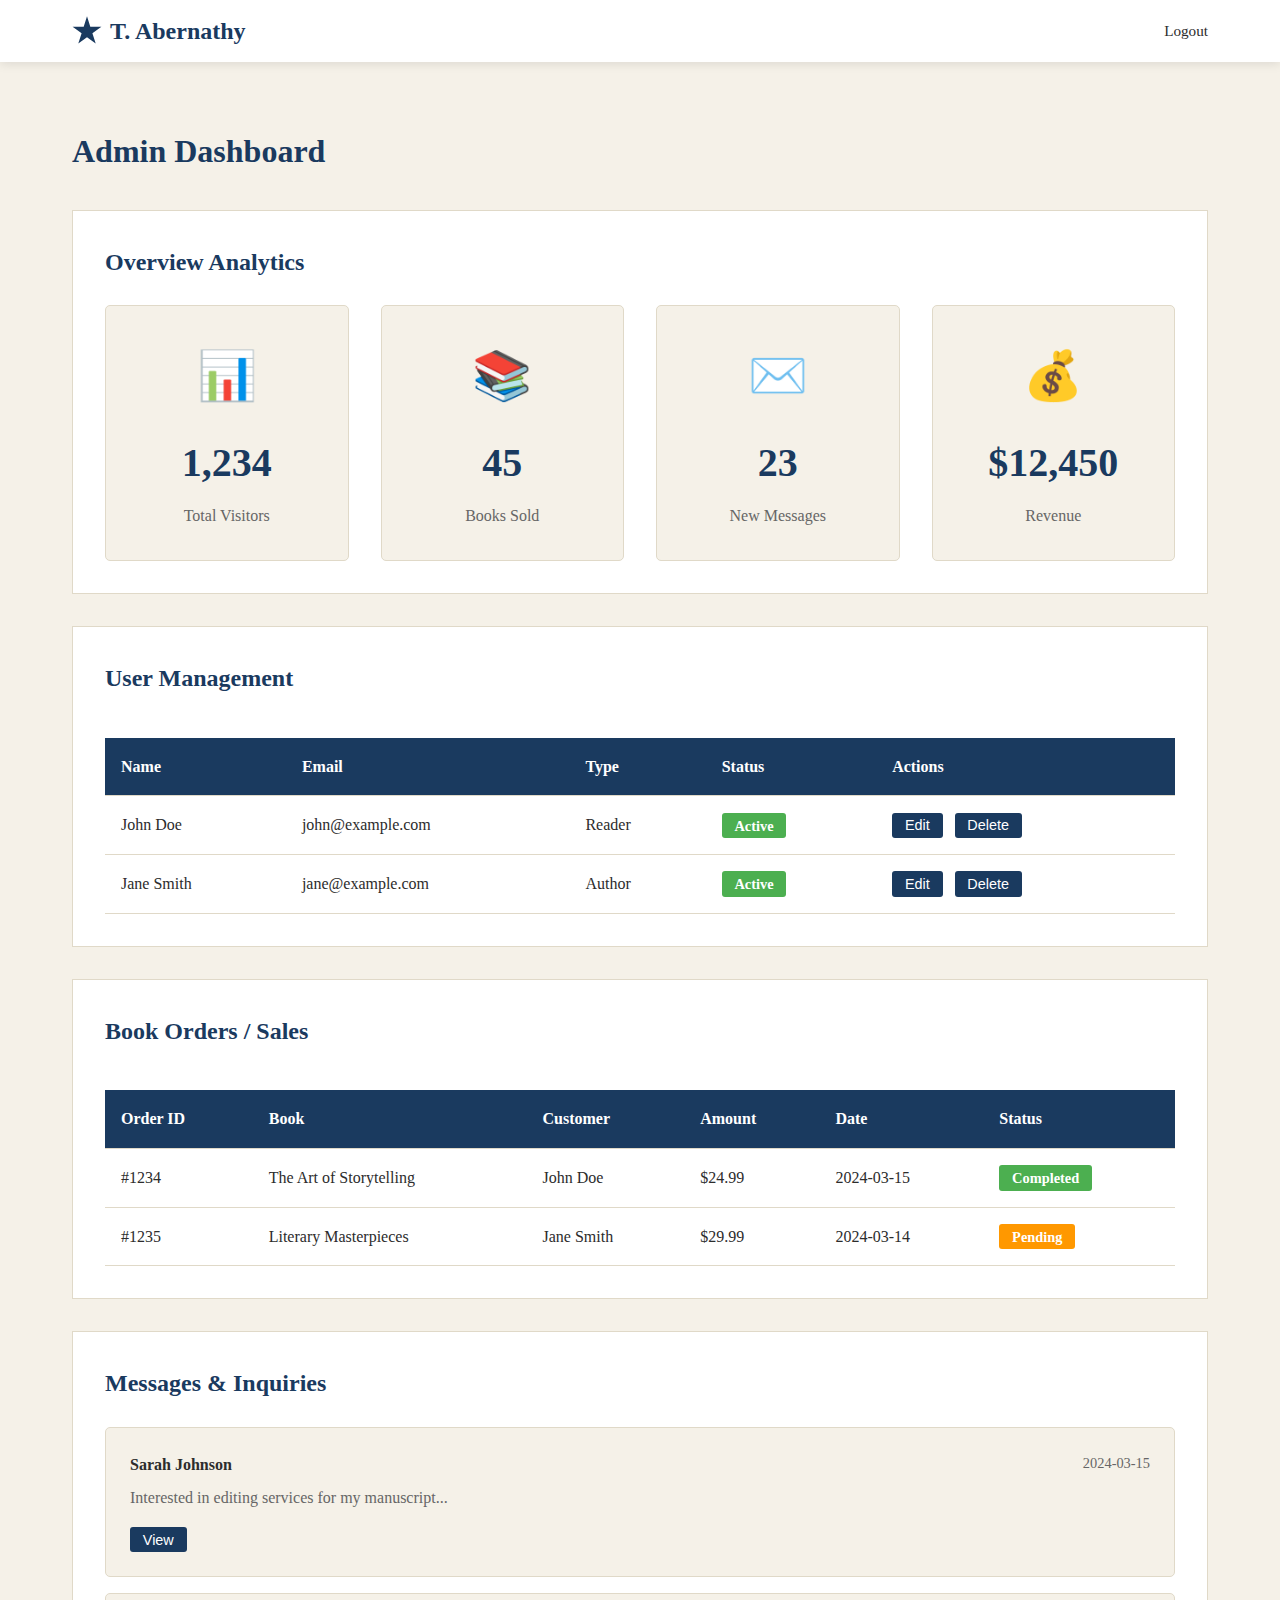
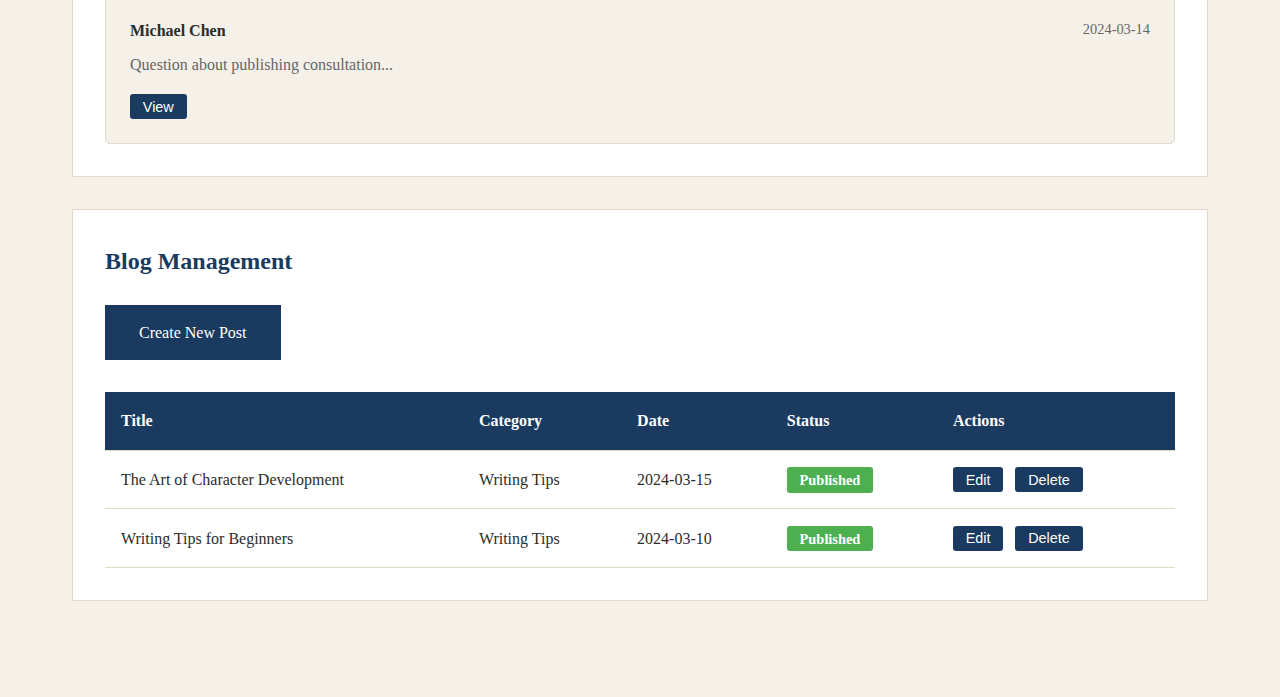
<file: admin-dashboard.html>
<!DOCTYPE html>
<html lang="en">
<head>
    <meta charset="UTF-8">
    <meta name="viewport" content="width=device-width, initial-scale=1.0">
    <title>Admin Dashboard - T. Abernathy</title>
    <link rel="icon" type="image/svg+xml" href="data:image/svg+xml,%3Csvg xmlns='http://www.w3.org/2000/svg' viewBox='0 0 100 100'%3E%3Crect width='100' height='100' fill='%231a3a5f'/%3E%3Cpath d='M30 20 L70 20 L70 80 L30 80 Z' fill='%23f5f1e8'/%3E%3Cpath d='M35 25 L65 25 L65 75 L35 75 Z' fill='none' stroke='%231a3a5f' stroke-width='2'/%3E%3Cline x1='40' y1='35' x2='60' y2='35' stroke='%231a3a5f' stroke-width='1.5'/%3E%3Cline x1='40' y1='45' x2='60' y2='45' stroke='%231a3a5f' stroke-width='1.5'/%3E%3Cline x1='40' y1='55' x2='60' y2='55' stroke='%231a3a5f' stroke-width='1.5'/%3E%3C/svg%3E">
    <link rel="apple-touch-icon" href="data:image/svg+xml,%3Csvg xmlns='http://www.w3.org/2000/svg' viewBox='0 0 100 100'%3E%3Crect width='100' height='100' fill='%231a3a5f'/%3E%3Cpath d='M30 20 L70 20 L70 80 L30 80 Z' fill='%23f5f1e8'/%3E%3Cpath d='M35 25 L65 25 L65 75 L35 75 Z' fill='none' stroke='%231a3a5f' stroke-width='2'/%3E%3Cline x1='40' y1='35' x2='60' y2='35' stroke='%231a3a5f' stroke-width='1.5'/%3E%3Cline x1='40' y1='45' x2='60' y2='45' stroke='%231a3a5f' stroke-width='1.5'/%3E%3Cline x1='40' y1='55' x2='60' y2='55' stroke='%231a3a5f' stroke-width='1.5'/%3E%3C/svg%3E">
    <link rel="stylesheet" href="css/style.css">
    <link rel="stylesheet" href="css/admin.css">
</head>
<body>
    <!-- Header -->
    <header>
        <div class="header-container">
            <a href="index.html" class="logo">
                <div class="logo-icon"></div>
                <span>T. Abernathy</span>
            </a>
            <div class="header-actions">
                <a href="index.html" class="login-link">Logout</a>
            </div>
        </div>
    </header>

    <!-- Dashboard -->
    <section class="section">
        <div class="container">
            <h1 style="color: var(--primary-color); margin-bottom: 2rem;">Admin Dashboard</h1>
            
            <!-- Overview Analytics -->
            <div class="dashboard-section">
                <h2>Overview Analytics</h2>
                <div class="stats-grid">
                    <div class="stat-card">
                        <div class="stat-icon">📊</div>
                        <div class="stat-value">1,234</div>
                        <div class="stat-label">Total Visitors</div>
                    </div>
                    <div class="stat-card">
                        <div class="stat-icon">📚</div>
                        <div class="stat-value">45</div>
                        <div class="stat-label">Books Sold</div>
                    </div>
                    <div class="stat-card">
                        <div class="stat-icon">✉️</div>
                        <div class="stat-value">23</div>
                        <div class="stat-label">New Messages</div>
                    </div>
                    <div class="stat-card">
                        <div class="stat-icon">💰</div>
                        <div class="stat-value">$12,450</div>
                        <div class="stat-label">Revenue</div>
                    </div>
                </div>
            </div>

            <!-- User Management -->
            <div class="dashboard-section">
                <h2>User Management</h2>
                <div class="table-container">
                    <table class="admin-table">
                        <thead>
                            <tr>
                                <th>Name</th>
                                <th>Email</th>
                                <th>Type</th>
                                <th>Status</th>
                                <th>Actions</th>
                            </tr>
                        </thead>
                        <tbody>
                            <tr>
                                <td>John Doe</td>
                                <td>john@example.com</td>
                                <td>Reader</td>
                                <td><span class="status-badge active">Active</span></td>
                                <td>
                                    <button class="btn-small">Edit</button>
                                    <button class="btn-small">Delete</button>
                                </td>
                            </tr>
                            <tr>
                                <td>Jane Smith</td>
                                <td>jane@example.com</td>
                                <td>Author</td>
                                <td><span class="status-badge active">Active</span></td>
                                <td>
                                    <button class="btn-small">Edit</button>
                                    <button class="btn-small">Delete</button>
                                </td>
                            </tr>
                        </tbody>
                    </table>
                </div>
            </div>

            <!-- Book Orders / Sales -->
            <div class="dashboard-section">
                <h2>Book Orders / Sales</h2>
                <div class="table-container">
                    <table class="admin-table">
                        <thead>
                            <tr>
                                <th>Order ID</th>
                                <th>Book</th>
                                <th>Customer</th>
                                <th>Amount</th>
                                <th>Date</th>
                                <th>Status</th>
                            </tr>
                        </thead>
                        <tbody>
                            <tr>
                                <td>#1234</td>
                                <td>The Art of Storytelling</td>
                                <td>John Doe</td>
                                <td>$24.99</td>
                                <td>2024-03-15</td>
                                <td><span class="status-badge success">Completed</span></td>
                            </tr>
                            <tr>
                                <td>#1235</td>
                                <td>Literary Masterpieces</td>
                                <td>Jane Smith</td>
                                <td>$29.99</td>
                                <td>2024-03-14</td>
                                <td><span class="status-badge pending">Pending</span></td>
                            </tr>
                        </tbody>
                    </table>
                </div>
            </div>

            <!-- Messages & Inquiries -->
            <div class="dashboard-section">
                <h2>Messages & Inquiries</h2>
                <div class="messages-list">
                    <div class="message-item">
                        <div class="message-header">
                            <strong>Sarah Johnson</strong>
                            <span class="message-date">2024-03-15</span>
                        </div>
                        <p class="message-preview">Interested in editing services for my manuscript...</p>
                        <button class="btn-small">View</button>
                    </div>
                    <div class="message-item">
                        <div class="message-header">
                            <strong>Michael Chen</strong>
                            <span class="message-date">2024-03-14</span>
                        </div>
                        <p class="message-preview">Question about publishing consultation...</p>
                        <button class="btn-small">View</button>
                    </div>
                </div>
            </div>

            <!-- Blog Management -->
            <div class="dashboard-section">
                <h2>Blog Management</h2>
                <div style="margin-bottom: 1rem;">
                    <a href="#" class="btn btn-primary">Create New Post</a>
                </div>
                <div class="table-container">
                    <table class="admin-table">
                        <thead>
                            <tr>
                                <th>Title</th>
                                <th>Category</th>
                                <th>Date</th>
                                <th>Status</th>
                                <th>Actions</th>
                            </tr>
                        </thead>
                        <tbody>
                            <tr>
                                <td>The Art of Character Development</td>
                                <td>Writing Tips</td>
                                <td>2024-03-15</td>
                                <td><span class="status-badge active">Published</span></td>
                                <td>
                                    <button class="btn-small">Edit</button>
                                    <button class="btn-small">Delete</button>
                                </td>
                            </tr>
                            <tr>
                                <td>Writing Tips for Beginners</td>
                                <td>Writing Tips</td>
                                <td>2024-03-10</td>
                                <td><span class="status-badge active">Published</span></td>
                                <td>
                                    <button class="btn-small">Edit</button>
                                    <button class="btn-small">Delete</button>
                                </td>
                            </tr>
                        </tbody>
                    </table>
                </div>
            </div>
        </div>
    </section>


    <script src="js/main.js"></script>
</body>
</html>
</file>
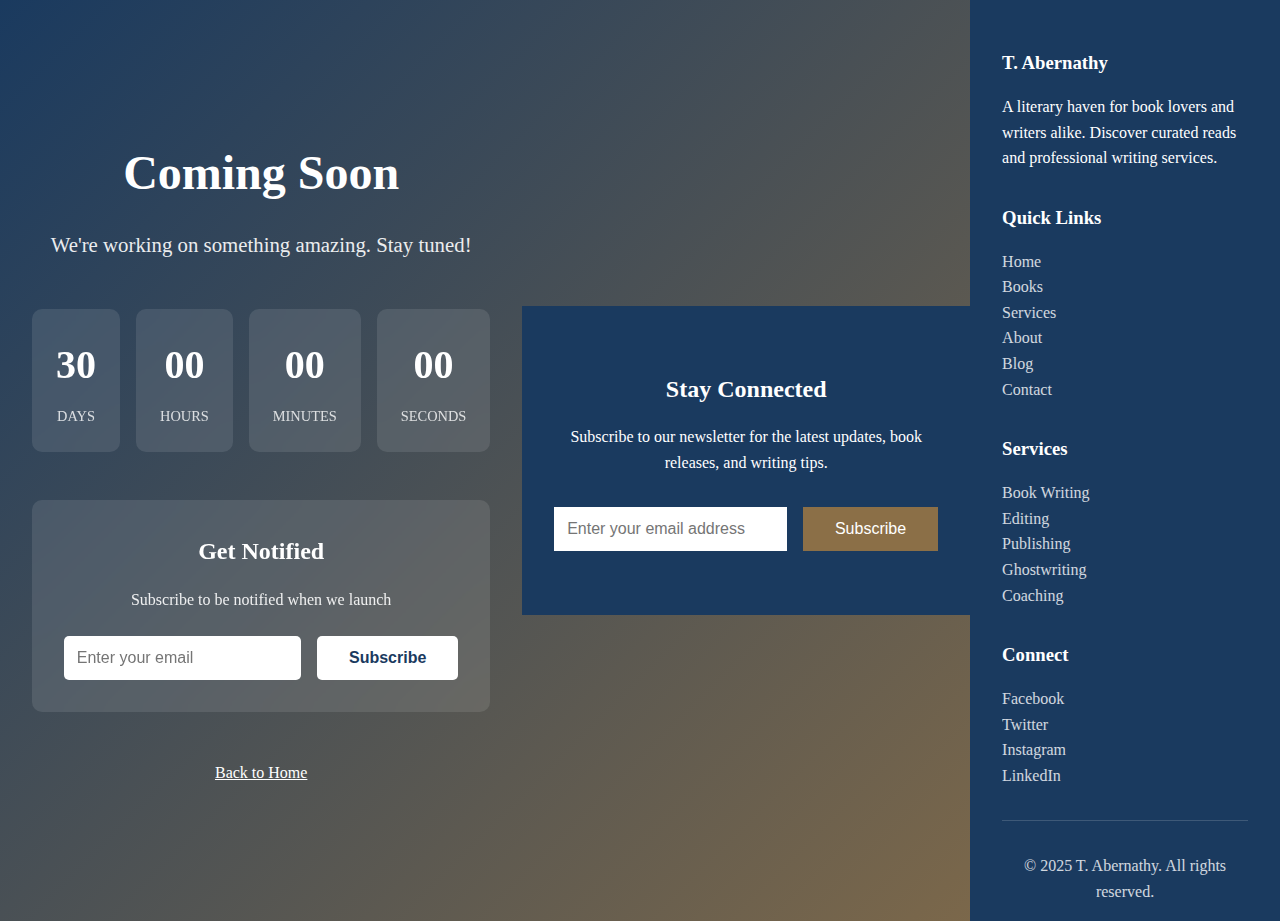
<file: coming-soon.html>
<!DOCTYPE html>
<html lang="en">
<head>
    <meta charset="UTF-8">
    <meta name="viewport" content="width=device-width, initial-scale=1.0">
    <title>Coming Soon - T. Abernathy</title>
    <link rel="icon" type="image/svg+xml" href="data:image/svg+xml,%3Csvg xmlns='http://www.w3.org/2000/svg' viewBox='0 0 100 100'%3E%3Crect width='100' height='100' fill='%231a3a5f'/%3E%3Cpath d='M30 20 L70 20 L70 80 L30 80 Z' fill='%23f5f1e8'/%3E%3Cpath d='M35 25 L65 25 L65 75 L35 75 Z' fill='none' stroke='%231a3a5f' stroke-width='2'/%3E%3Cline x1='40' y1='35' x2='60' y2='35' stroke='%231a3a5f' stroke-width='1.5'/%3E%3Cline x1='40' y1='45' x2='60' y2='45' stroke='%231a3a5f' stroke-width='1.5'/%3E%3Cline x1='40' y1='55' x2='60' y2='55' stroke='%231a3a5f' stroke-width='1.5'/%3E%3C/svg%3E">
    <link rel="apple-touch-icon" href="data:image/svg+xml,%3Csvg xmlns='http://www.w3.org/2000/svg' viewBox='0 0 100 100'%3E%3Crect width='100' height='100' fill='%231a3a5f'/%3E%3Cpath d='M30 20 L70 20 L70 80 L30 80 Z' fill='%23f5f1e8'/%3E%3Cpath d='M35 25 L65 25 L65 75 L35 75 Z' fill='none' stroke='%231a3a5f' stroke-width='2'/%3E%3Cline x1='40' y1='35' x2='60' y2='35' stroke='%231a3a5f' stroke-width='1.5'/%3E%3Cline x1='40' y1='45' x2='60' y2='45' stroke='%231a3a5f' stroke-width='1.5'/%3E%3Cline x1='40' y1='55' x2='60' y2='55' stroke='%231a3a5f' stroke-width='1.5'/%3E%3C/svg%3E">
    <link rel="stylesheet" href="css/style.css">
</head>
<body style="background: linear-gradient(135deg, var(--primary-color) 0%, var(--accent-color) 100%); min-height: 100vh; display: flex; align-items: center; justify-content: center;">
    <div style="text-align: center; color: var(--white); max-width: 600px; padding: 2rem;">
        <h1 style="font-size: 3rem; margin-bottom: 1rem;">Coming Soon</h1>
        <p style="font-size: 1.3rem; margin-bottom: 3rem; opacity: 0.9;">We're working on something amazing. Stay tuned!</p>
        
        <!-- Countdown Timer -->
        <div id="countdown" style="display: grid; grid-template-columns: repeat(4, 1fr); gap: 1rem; margin-bottom: 3rem;">
            <div class="countdown-item">
                <div class="countdown-number" id="days">00</div>
                <div class="countdown-label">Days</div>
            </div>
            <div class="countdown-item">
                <div class="countdown-number" id="hours">00</div>
                <div class="countdown-label">Hours</div>
            </div>
            <div class="countdown-item">
                <div class="countdown-number" id="minutes">00</div>
                <div class="countdown-label">Minutes</div>
            </div>
            <div class="countdown-item">
                <div class="countdown-number" id="seconds">00</div>
                <div class="countdown-label">Seconds</div>
            </div>
        </div>

        <!-- Email Subscription -->
        <div style="background: rgba(255, 255, 255, 0.1); padding: 2rem; border-radius: 10px; backdrop-filter: blur(10px);">
            <h2 style="margin-bottom: 1rem;">Get Notified</h2>
            <p style="margin-bottom: 1.5rem; opacity: 0.9;">Subscribe to be notified when we launch</p>
            <form id="comingSoonForm" style="display: flex; gap: 1rem; flex-wrap: wrap;">
                <input type="email" placeholder="Enter your email" required style="flex: 1; min-width: 200px; padding: 0.8rem; border: none; border-radius: 5px; font-size: 1rem;">
                <button type="submit" style="padding: 0.8rem 2rem; background: var(--white); color: var(--primary-color); border: none; border-radius: 5px; font-size: 1rem; font-weight: bold; cursor: pointer; transition: transform 0.3s;">Subscribe</button>
            </form>
        </div>

        <div style="margin-top: 3rem;">
            <a href="index.html" style="color: var(--white); text-decoration: underline;">Back to Home</a>
        </div>
    </div>

    <style>
        .countdown-item {
            background: rgba(255, 255, 255, 0.1);
            padding: 1.5rem;
            border-radius: 10px;
            backdrop-filter: blur(10px);
        }
        .countdown-number {
            font-size: 2.5rem;
            font-weight: bold;
            margin-bottom: 0.5rem;
        }
        .countdown-label {
            font-size: 0.9rem;
            opacity: 0.8;
            text-transform: uppercase;
        }
    </style>

    <script>
        // Set target date (30 days from now)
        const targetDate = new Date().getTime() + (30 * 24 * 60 * 60 * 1000);

        function updateCountdown() {
            const now = new Date().getTime();
            const distance = targetDate - now;

            const days = Math.floor(distance / (1000 * 60 * 60 * 24));
            const hours = Math.floor((distance % (1000 * 60 * 60 * 24)) / (1000 * 60 * 60));
            const minutes = Math.floor((distance % (1000 * 60 * 60)) / (1000 * 60));
            const seconds = Math.floor((distance % (1000 * 60)) / 1000);

            document.getElementById('days').textContent = String(days).padStart(2, '0');
            document.getElementById('hours').textContent = String(hours).padStart(2, '0');
            document.getElementById('minutes').textContent = String(minutes).padStart(2, '0');
            document.getElementById('seconds').textContent = String(seconds).padStart(2, '0');

            if (distance < 0) {
                document.getElementById('countdown').innerHTML = '<div style="grid-column: 1/-1;">We\'re Live!</div>';
            }
        }

        updateCountdown();
        setInterval(updateCountdown, 1000);

        document.getElementById('comingSoonForm').addEventListener('submit', function(e) {
            e.preventDefault();
            const email = this.querySelector('input[type="email"]').value;
            alert('Thank you for subscribing! We\'ll notify you when we launch.');
            this.reset();
        });
    </script>

    <!-- Footer -->
    <!-- Newsletter Signup -->
    <section class="newsletter-section">
        <div class="container">
            <h2>Stay Connected</h2>
            <p>Subscribe to our newsletter for the latest updates, book releases, and writing tips.</p>
            <form class="newsletter-form">
                <input type="email" placeholder="Enter your email address" required>
                <button type="submit">Subscribe</button>
            </form>
        </div>
    </section>

    <!-- Footer -->
    <footer>
        <div class="container">
            <div class="footer-content">
                <div class="footer-section">
                    <h3>T. Abernathy</h3>
                    <p>A literary haven for book lovers and writers alike. Discover curated reads and professional writing services.</p>
                </div>
                <div class="footer-section">
                    <h3>Quick Links</h3>
                    <ul>
                        <li><a href="index.html">Home</a></li>
                        <li><a href="books.html">Books</a></li>
                        <li><a href="services.html">Services</a></li>
                        <li><a href="about.html">About</a></li>
                        <li><a href="blog.html">Blog</a></li>
                        <li><a href="contact.html">Contact</a></li>
                    </ul>
                </div>
                <div class="footer-section">
                    <h3>Services</h3>
                    <ul>
                        <li><a href="services.html#writing">Book Writing</a></li>
                        <li><a href="services.html#editing">Editing</a></li>
                        <li><a href="services.html#publishing">Publishing</a></li>
                        <li><a href="services.html#ghostwriting">Ghostwriting</a></li>
                        <li><a href="services.html#coaching">Coaching</a></li>
                    </ul>
                </div>
                <div class="footer-section">
                    <h3>Connect</h3>
                    <ul>
                        <li><a href="#">Facebook</a></li>
                        <li><a href="#">Twitter</a></li>
                        <li><a href="#">Instagram</a></li>
                        <li><a href="#">LinkedIn</a></li>
                    </ul>
                </div>
            </div>
            <div class="footer-bottom">
                <p>&copy; 2025 T. Abernathy. All rights reserved.</p>
            </div>
        </div>
    </footer>
</body>
</html>
</file>
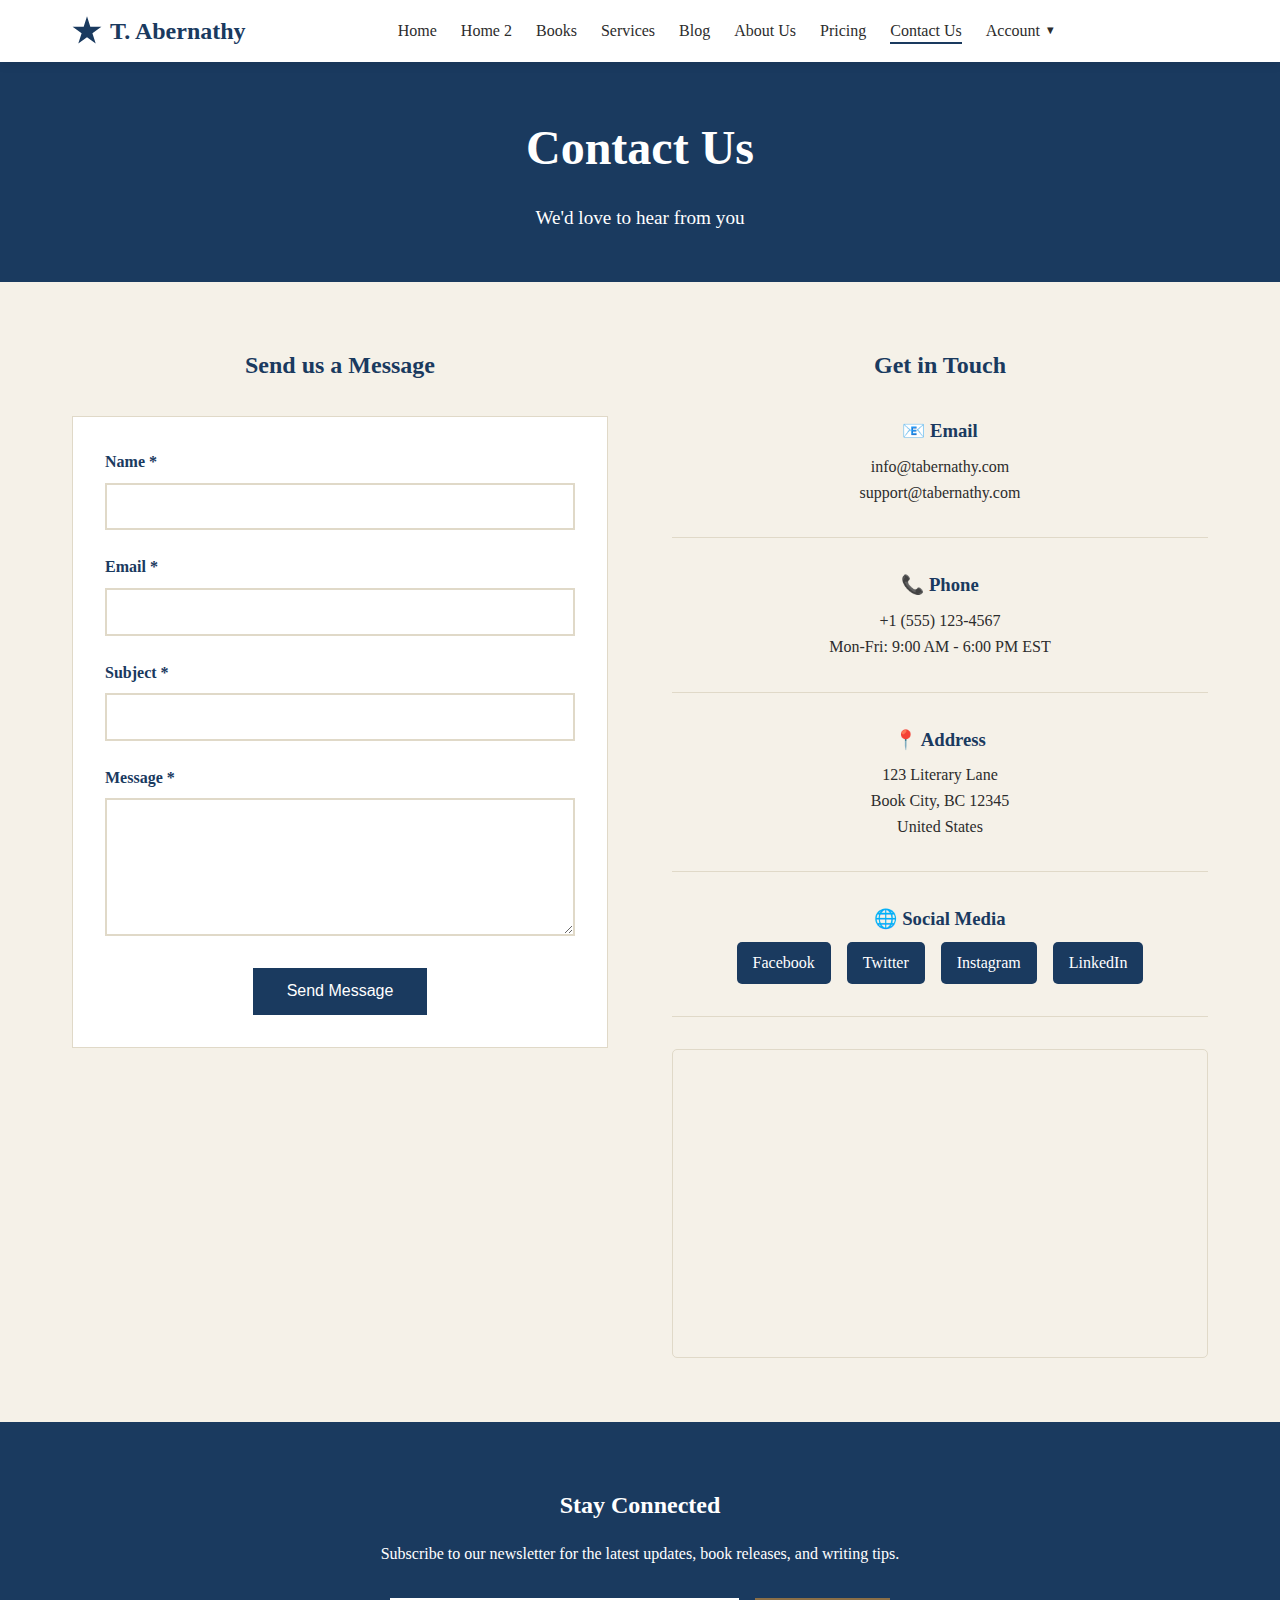
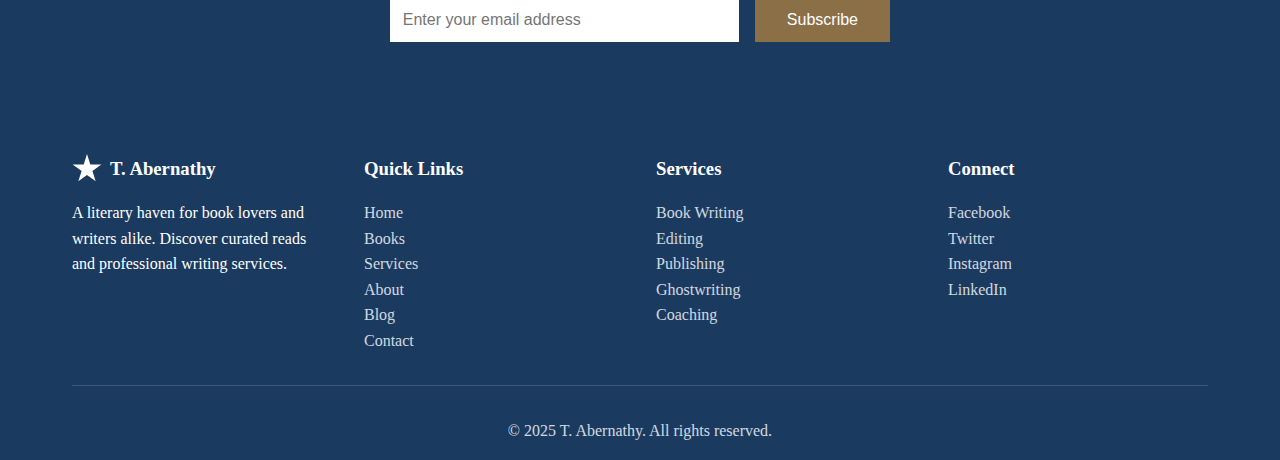
<file: contact.html>
<!DOCTYPE html>
<html lang="en">
<head>
    <meta charset="UTF-8">
    <meta name="viewport" content="width=device-width, initial-scale=1.0">
    <title>Contact Us - T. Abernathy</title>
    <link rel="icon" type="image/svg+xml" href="data:image/svg+xml,%3Csvg xmlns='http://www.w3.org/2000/svg' viewBox='0 0 100 100'%3E%3Crect width='100' height='100' fill='%231a3a5f'/%3E%3Cpath d='M30 20 L70 20 L70 80 L30 80 Z' fill='%23f5f1e8'/%3E%3Cpath d='M35 25 L65 25 L65 75 L35 75 Z' fill='none' stroke='%231a3a5f' stroke-width='2'/%3E%3Cline x1='40' y1='35' x2='60' y2='35' stroke='%231a3a5f' stroke-width='1.5'/%3E%3Cline x1='40' y1='45' x2='60' y2='45' stroke='%231a3a5f' stroke-width='1.5'/%3E%3Cline x1='40' y1='55' x2='60' y2='55' stroke='%231a3a5f' stroke-width='1.5'/%3E%3C/svg%3E">
    <link rel="apple-touch-icon" href="data:image/svg+xml,%3Csvg xmlns='http://www.w3.org/2000/svg' viewBox='0 0 100 100'%3E%3Crect width='100' height='100' fill='%231a3a5f'/%3E%3Cpath d='M30 20 L70 20 L70 80 L30 80 Z' fill='%23f5f1e8'/%3E%3Cpath d='M35 25 L65 25 L65 75 L35 75 Z' fill='none' stroke='%231a3a5f' stroke-width='2'/%3E%3Cline x1='40' y1='35' x2='60' y2='35' stroke='%231a3a5f' stroke-width='1.5'/%3E%3Cline x1='40' y1='45' x2='60' y2='45' stroke='%231a3a5f' stroke-width='1.5'/%3E%3Cline x1='40' y1='55' x2='60' y2='55' stroke='%231a3a5f' stroke-width='1.5'/%3E%3C/svg%3E">
    <link rel="stylesheet" href="css/style.css">
</head>
<body>
    <!-- Header -->
    <header>
        <div class="header-container">
            <a href="index.html" class="logo">
                <div class="logo-icon"></div>
                <span>T. Abernathy</span>
            </a>
            <button class="mobile-menu-toggle" aria-label="Toggle menu">
                <span></span>
                <span></span>
                <span></span>
            </button>
            <nav class="main-nav">
                <ul>
                    <li><a href="index.html">Home</a></li>
                    <li><a href="index2.html">Home 2</a></li>
                    <li><a href="books.html">Books</a></li>
                    <li><a href="services.html">Services</a></li>
                    <li><a href="blog.html">Blog</a></li>
                    <li><a href="about.html">About Us</a></li>
                    <li><a href="pricing.html">Pricing</a></li>
                    <li><a href="contact.html" class="active">Contact Us</a></li>
                    <li class="dropdown">
                        <a href="#" class="dropdown-toggle">Account <span class="dropdown-arrow">▼</span></a>
                        <ul class="dropdown-menu">
                            <li><a href="login.html">Login</a></li>
                            <li><a href="register.html">Register</a></li>
                            <li><a href="admin-dashboard.html">Admin</a></li>
                        </ul>
                    </li>
                </ul>
            </nav>
            <div class="header-actions">
            </div>
        </div>
    </header>

    <!-- Page Header -->
    <section class="section" style="background-color: var(--primary-color); color: var(--white); padding: 3rem 0;">
        <div class="container">
            <h1 style="font-size: 3rem; text-align: center;">Contact Us</h1>
            <p style="text-align: center; font-size: 1.2rem; margin-top: 1rem;">We'd love to hear from you</p>
        </div>
    </section>

    <!-- Contact Section -->
    <section class="section">
        <div class="container">
            <div class="contact-grid">
                <!-- Contact Form -->
                <div>
                    <h2 style="color: var(--primary-color); margin-bottom: 2rem; text-align: center;">Send us a Message</h2>
                    <form id="contactForm" class="contact-form">
                        <div class="form-group">
                            <label for="name">Name *</label>
                            <input type="text" id="name" name="name" required>
                        </div>
                        <div class="form-group">
                            <label for="email">Email *</label>
                            <input type="email" id="email" name="email" required>
                        </div>
                        <div class="form-group">
                            <label for="subject">Subject *</label>
                            <input type="text" id="subject" name="subject" required>
                        </div>
                        <div class="form-group">
                            <label for="message">Message *</label>
                            <textarea id="message" name="message" rows="6" required></textarea>
                        </div>
                        <button type="submit" class="btn btn-primary">Send Message</button>
                    </form>
                </div>

                <!-- Contact Info -->
                <div>
                    <h2 style="color: var(--primary-color); margin-bottom: 2rem; text-align: center;">Get in Touch</h2>
                    
                    <div class="contact-info-item">
                        <h3>📧 Email</h3>
                        <p>info@tabernathy.com</p>
                        <p>support@tabernathy.com</p>
                    </div>

                    <div class="contact-info-item">
                        <h3>📞 Phone</h3>
                        <p>+1 (555) 123-4567</p>
                        <p>Mon-Fri: 9:00 AM - 6:00 PM EST</p>
                    </div>

                    <div class="contact-info-item">
                        <h3>📍 Address</h3>
                        <p>123 Literary Lane<br>
                        Book City, BC 12345<br>
                        United States</p>
                    </div>

                    <div class="contact-info-item">
                        <h3>🌐 Social Media</h3>
                        <div class="social-links">
                            <a href="#" class="social-link">Facebook</a>
                            <a href="#" class="social-link">Twitter</a>
                            <a href="#" class="social-link">Instagram</a>
                            <a href="#" class="social-link">LinkedIn</a>
                        </div>
                    </div>

                    <!-- Google Map Placeholder -->
                    <div class="map-container" style="margin-top: 2rem;">
                        <iframe 
                            src="https://www.google.com/maps/embed?pb=!1m18!1m12!1m3!1d3022.184132389012!2d-73.98811768459399!3d40.75889597932681!2m3!1f0!2f0!3f0!3m2!1i1024!2i768!4f13.1!3m3!1m2!1s0x89c25855c6480299%3A0x55194ec5a1ae072e!2sTimes%20Square!5e0!3m2!1sen!2sus!4v1234567890123!5m2!1sen!2sus" 
                            width="100%" 
                            height="300" 
                            style="border:0; border-radius: 5px;" 
                            allowfullscreen="" 
                            loading="lazy">
                        </iframe>
                    </div>
                </div>
            </div>
        </div>
    </section>

 <!-- Newsletter Signup -->
 <section class="newsletter-section">
    <div class="container">
        <h2>Stay Connected</h2>
        <p>Subscribe to our newsletter for the latest updates, book releases, and writing tips.</p>
        <form class="newsletter-form">
            <input type="email" placeholder="Enter your email address" required>
            <button type="submit">Subscribe</button>
        </form>
    </div>
</section>

<!-- Footer -->
<footer>
    <div class="container">
        <div class="footer-content">
                <div class="footer-section">
                    <h3 style="display: flex; align-items: center; gap: 0.5rem;">
                        <div class="logo-icon" style="background-color: var(--white);"></div>
                        T. Abernathy
                    </h3>
                    <p>A literary haven for book lovers and writers alike. Discover curated reads and professional writing services.</p>
                </div>
            <div class="footer-section">
                <h3>Quick Links</h3>
                <ul>
                    <li><a href="index.html">Home</a></li>
                    <li><a href="books.html">Books</a></li>
                    <li><a href="services.html">Services</a></li>
                    <li><a href="about.html">About</a></li>
                    <li><a href="blog.html">Blog</a></li>
                    <li><a href="contact.html">Contact</a></li>
                </ul>
            </div>
            <div class="footer-section">
                <h3>Services</h3>
                <ul>
                    <li><a href="services.html#writing">Book Writing</a></li>
                    <li><a href="services.html#editing">Editing</a></li>
                    <li><a href="services.html#publishing">Publishing</a></li>
                    <li><a href="services.html#ghostwriting">Ghostwriting</a></li>
                    <li><a href="services.html#coaching">Coaching</a></li>
                </ul>
            </div>
            <div class="footer-section">
                <h3>Connect</h3>
                <ul>
                    <li><a href="#">Facebook</a></li>
                    <li><a href="#">Twitter</a></li>
                    <li><a href="#">Instagram</a></li>
                    <li><a href="#">LinkedIn</a></li>
                </ul>
            </div>
        </div>
        <div class="footer-bottom">
            <p>&copy; 2025 T. Abernathy. All rights reserved.</p>
        </div>
    </div>
</footer>

    <script src="js/main.js"></script>
    <script>
        document.getElementById('contactForm').addEventListener('submit', function(e) {
            e.preventDefault();
            if (validateForm('contactForm')) {
                alert('Thank you for your message! We will get back to you soon.');
                this.reset();
            }
        });
    </script>
</body>
</html>
</file>
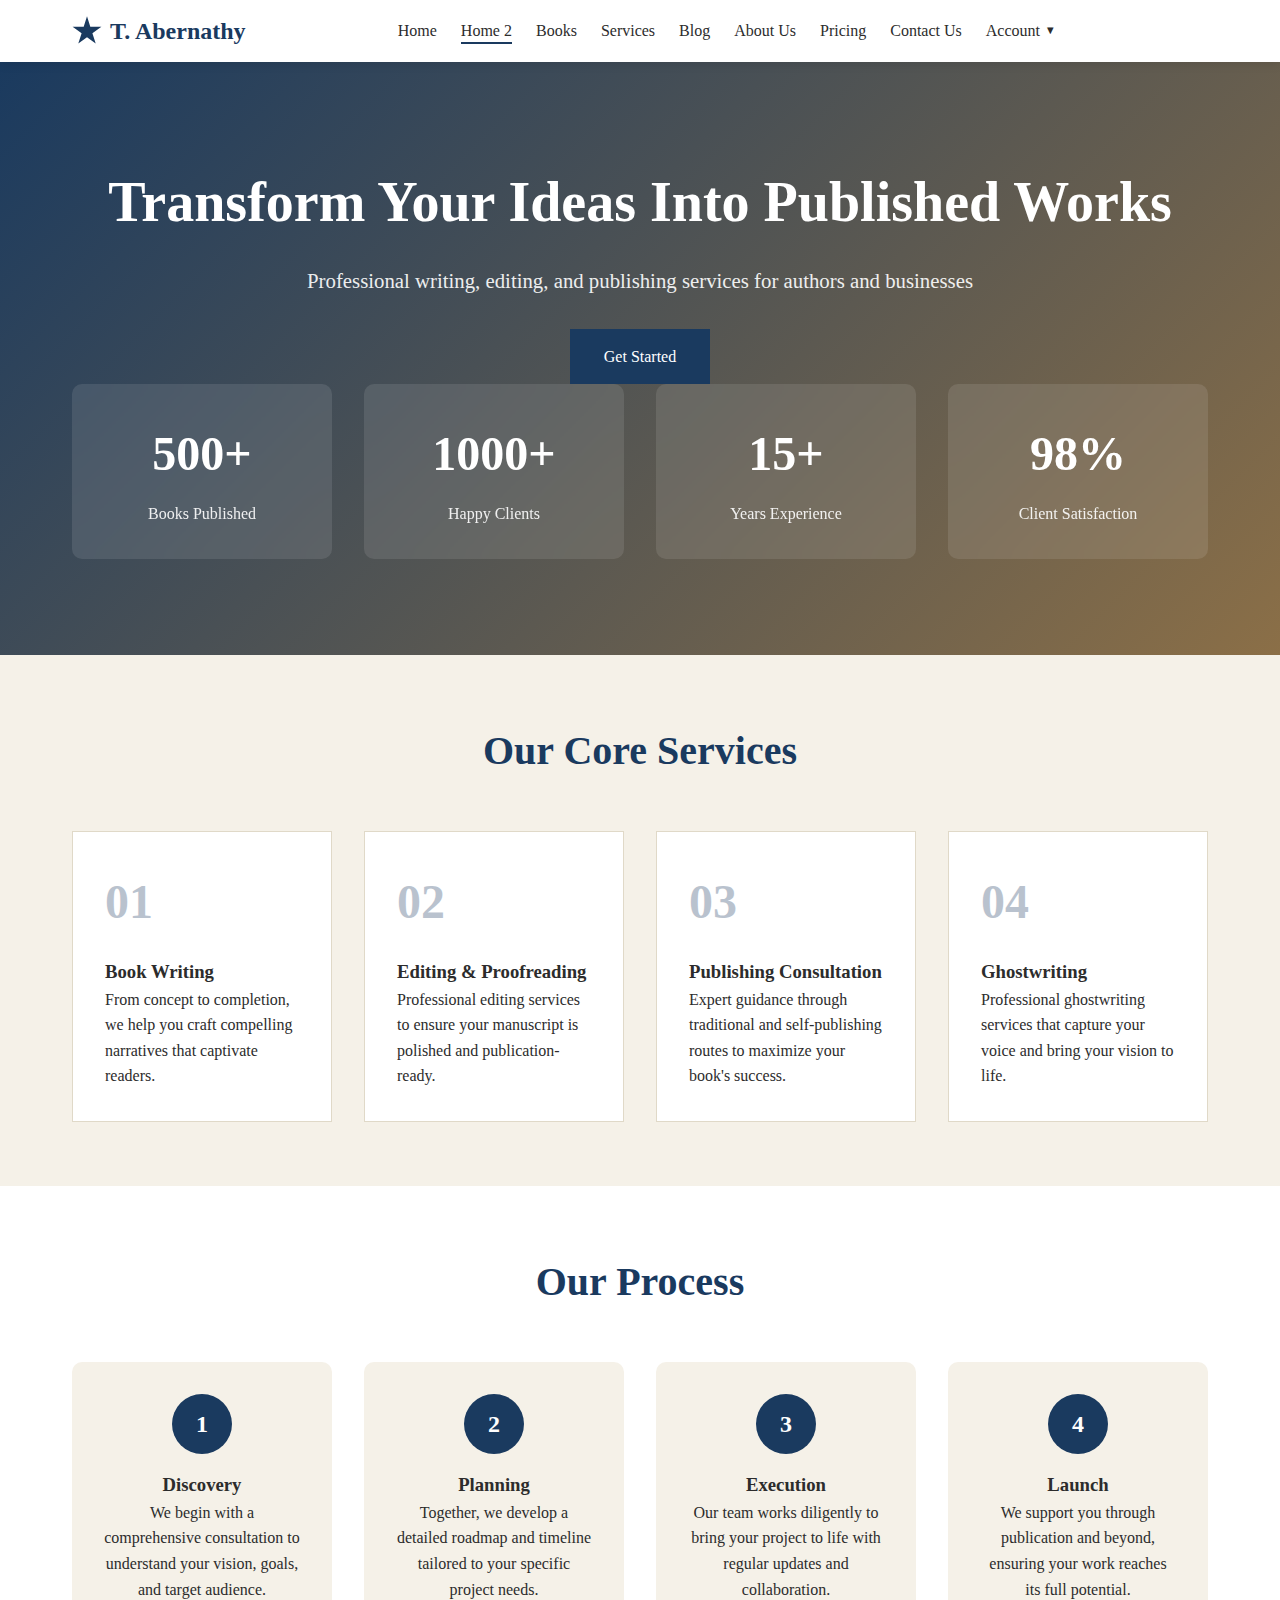
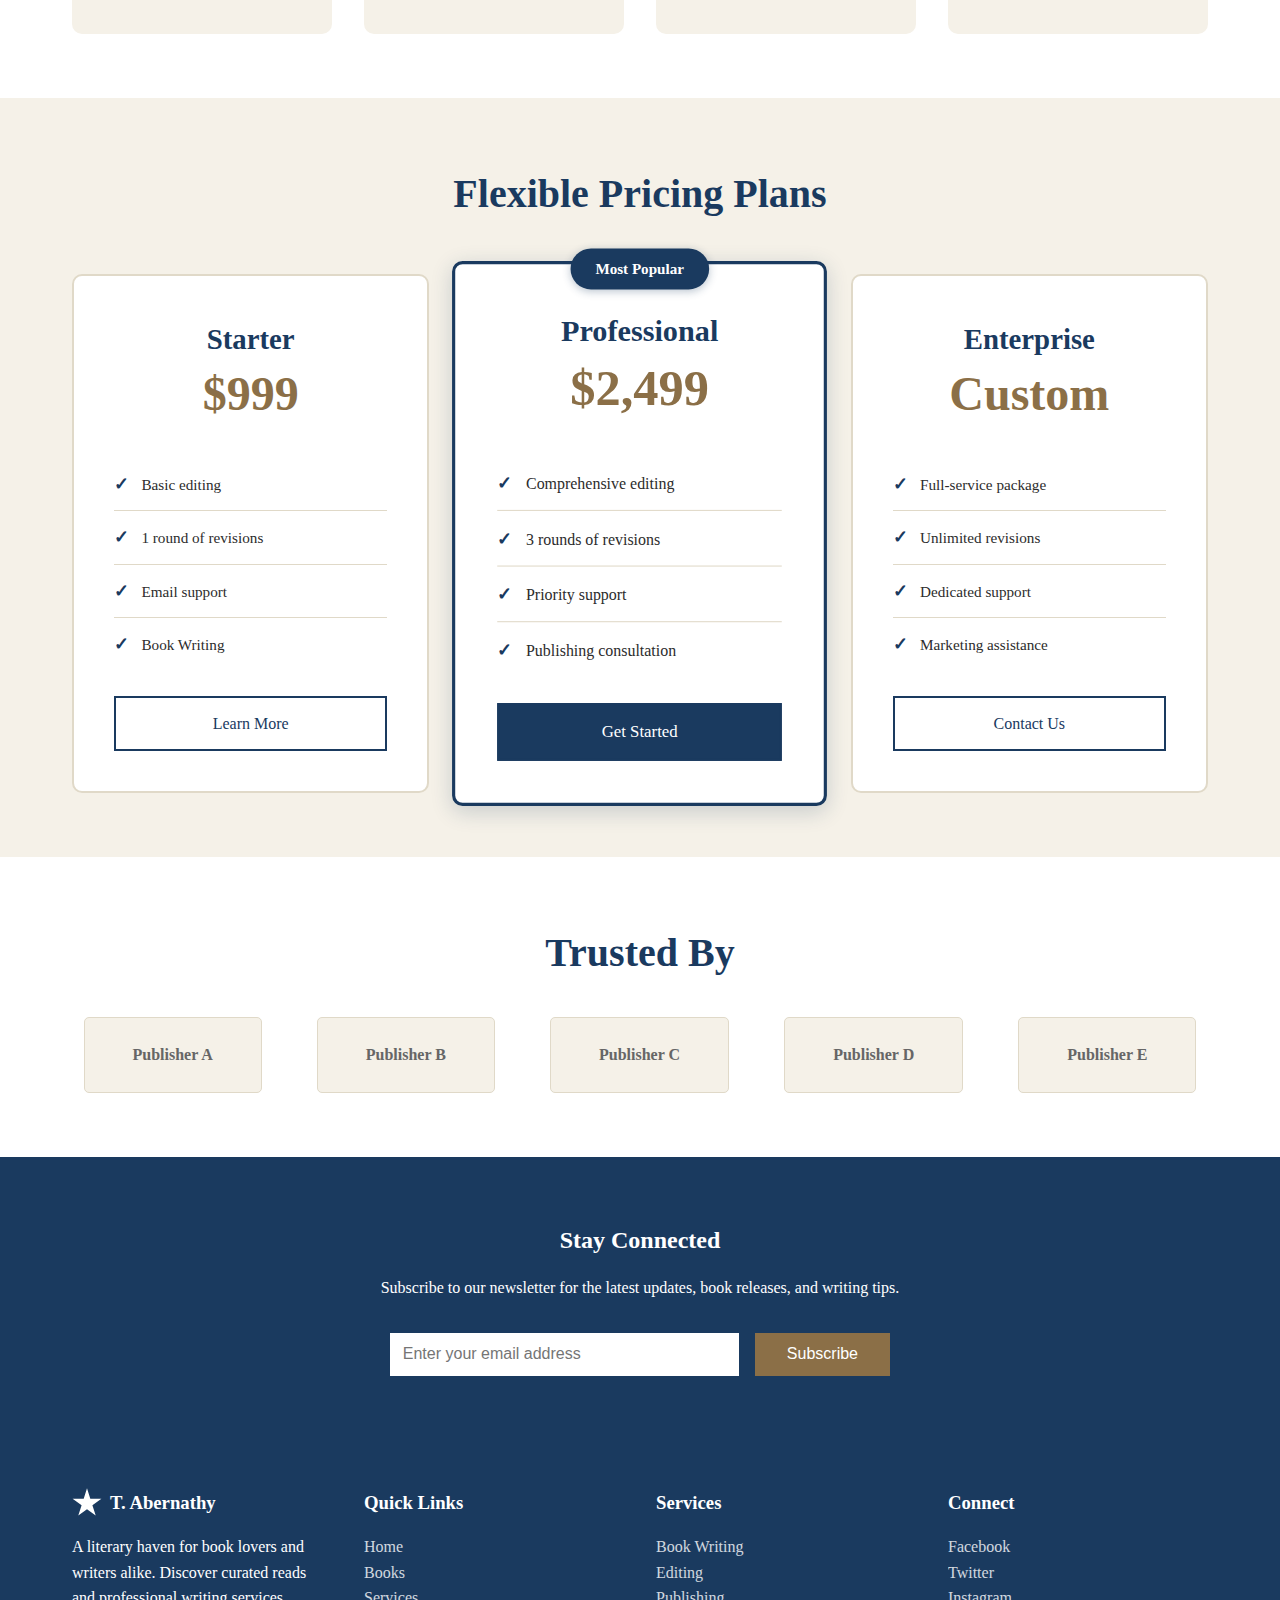
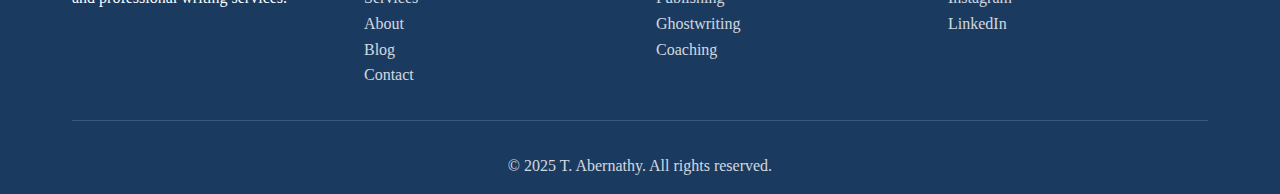
<file: index2.html>
<!DOCTYPE html>
<html lang="en">
<head>
    <meta charset="UTF-8">
    <meta name="viewport" content="width=device-width, initial-scale=1.0">
    <title>T. Abernathy - Digital Agency Style</title>
    <link rel="icon" type="image/svg+xml" href="data:image/svg+xml,%3Csvg xmlns='http://www.w3.org/2000/svg' viewBox='0 0 100 100'%3E%3Crect width='100' height='100' fill='%231a3a5f'/%3E%3Cpath d='M30 20 L70 20 L70 80 L30 80 Z' fill='%23f5f1e8'/%3E%3Cpath d='M35 25 L65 25 L65 75 L35 75 Z' fill='none' stroke='%231a3a5f' stroke-width='2'/%3E%3Cline x1='40' y1='35' x2='60' y2='35' stroke='%231a3a5f' stroke-width='1.5'/%3E%3Cline x1='40' y1='45' x2='60' y2='45' stroke='%231a3a5f' stroke-width='1.5'/%3E%3Cline x1='40' y1='55' x2='60' y2='55' stroke='%231a3a5f' stroke-width='1.5'/%3E%3C/svg%3E">
    <link rel="apple-touch-icon" href="data:image/svg+xml,%3Csvg xmlns='http://www.w3.org/2000/svg' viewBox='0 0 100 100'%3E%3Crect width='100' height='100' fill='%231a3a5f'/%3E%3Cpath d='M30 20 L70 20 L70 80 L30 80 Z' fill='%23f5f1e8'/%3E%3Cpath d='M35 25 L65 25 L65 75 L35 75 Z' fill='none' stroke='%231a3a5f' stroke-width='2'/%3E%3Cline x1='40' y1='35' x2='60' y2='35' stroke='%231a3a5f' stroke-width='1.5'/%3E%3Cline x1='40' y1='45' x2='60' y2='45' stroke='%231a3a5f' stroke-width='1.5'/%3E%3Cline x1='40' y1='55' x2='60' y2='55' stroke='%231a3a5f' stroke-width='1.5'/%3E%3C/svg%3E">
    <link rel="stylesheet" href="css/style.css">
    <link rel="stylesheet" href="css/agency.css">
</head>
<body>
    <!-- Header -->
    <header>
        <div class="header-container">
            <a href="index.html" class="logo">
                <div class="logo-icon"></div>
                <span>T. Abernathy</span>
            </a>
            <button class="mobile-menu-toggle" aria-label="Toggle menu">
                <span></span>
                <span></span>
                <span></span>
            </button>
            <nav class="main-nav">
                <ul>
                    <li><a href="index.html">Home</a></li>
                    <li><a href="index2.html" class="active">Home 2</a></li>
                    <li><a href="books.html">Books</a></li>
                    <li><a href="services.html">Services</a></li>
                    <li><a href="blog.html">Blog</a></li>
                    <li><a href="about.html">About Us</a></li>
                    <li><a href="pricing.html">Pricing</a></li>
                    <li><a href="contact.html">Contact Us</a></li>
                    <li class="dropdown">
                        <a href="#" class="dropdown-toggle">Account <span class="dropdown-arrow">▼</span></a>
                        <ul class="dropdown-menu">
                            <li><a href="login.html">Login</a></li>
                            <li><a href="register.html">Register</a></li>
                            <li><a href="admin-dashboard.html">Admin</a></li>
                        </ul>
                    </li>
                </ul>
            </nav>
            <div class="header-actions">
            </div>
        </div>
    </header>

    <!-- Hero with Metrics -->
    <section class="agency-hero">
        <div class="container">
            <div class="hero-content-agency">
                <h1>Transform Your Ideas Into Published Works</h1>
                <p class="hero-subtitle">Professional writing, editing, and publishing services for authors and businesses</p>
                <a href="contact.html" class="btn btn-primary">Get Started</a>
            </div>
            <div class="metrics-grid">
                <div class="metric-card">
                    <div class="metric-number">500+</div>
                    <div class="metric-label">Books Published</div>
                </div>
                <div class="metric-card">
                    <div class="metric-number">1000+</div>
                    <div class="metric-label">Happy Clients</div>
                </div>
                <div class="metric-card">
                    <div class="metric-number">15+</div>
                    <div class="metric-label">Years Experience</div>
                </div>
                <div class="metric-card">
                    <div class="metric-number">98%</div>
                    <div class="metric-label">Client Satisfaction</div>
                </div>
            </div>
        </div>
    </section>

    <!-- Service Highlights -->
    <section class="section">
        <div class="container">
            <h2 class="section-title">Our Core Services</h2>
            <div class="service-highlights">
                <div class="service-highlight-card">
                    <div class="service-number">01</div>
                    <h3>Book Writing</h3>
                    <p>From concept to completion, we help you craft compelling narratives that captivate readers.</p>
                </div>
                <div class="service-highlight-card">
                    <div class="service-number">02</div>
                    <h3>Editing & Proofreading</h3>
                    <p>Professional editing services to ensure your manuscript is polished and publication-ready.</p>
                </div>
                <div class="service-highlight-card">
                    <div class="service-number">03</div>
                    <h3>Publishing Consultation</h3>
                    <p>Expert guidance through traditional and self-publishing routes to maximize your book's success.</p>
                </div>
                <div class="service-highlight-card">
                    <div class="service-number">04</div>
                    <h3>Ghostwriting</h3>
                    <p>Professional ghostwriting services that capture your voice and bring your vision to life.</p>
                </div>
            </div>
        </div>
    </section>

    <!-- Process Timeline -->
    <section class="section" style="background-color: var(--white);">
        <div class="container">
            <h2 class="section-title">Our Process</h2>
            <div class="process-timeline">
                <div class="process-step">
                    <div class="step-number">1</div>
                    <h3>Discovery</h3>
                    <p>We begin with a comprehensive consultation to understand your vision, goals, and target audience.</p>
                </div>
                <div class="process-step">
                    <div class="step-number">2</div>
                    <h3>Planning</h3>
                    <p>Together, we develop a detailed roadmap and timeline tailored to your specific project needs.</p>
                </div>
                <div class="process-step">
                    <div class="step-number">3</div>
                    <h3>Execution</h3>
                    <p>Our team works diligently to bring your project to life with regular updates and collaboration.</p>
                </div>
                <div class="process-step">
                    <div class="step-number">4</div>
                    <h3>Launch</h3>
                    <p>We support you through publication and beyond, ensuring your work reaches its full potential.</p>
                </div>
            </div>
        </div>
    </section>

    <!-- Pricing Preview -->
    <section class="section">
        <div class="container">
            <h2 class="section-title">Flexible Pricing Plans</h2>
            <div class="pricing-preview">
                <div class="pricing-card">
                    <h3>Starter</h3>
                    <div class="price">$999</div>
                    <ul class="pricing-features">
                        <li>Basic editing</li>
                        <li>1 round of revisions</li>
                        <li>Email support</li>
                        <li>Book Writing</li>
                    </ul>
                    <a href="pricing.html" class="btn">Learn More</a>
                </div>
                <div class="pricing-card featured">
                    <div class="popular-badge">Most Popular</div>
                    <h3>Professional</h3>
                    <div class="price">$2,499</div>
                    <ul class="pricing-features">
                        <li>Comprehensive editing</li>
                        <li>3 rounds of revisions</li>
                        <li>Priority support</li>
                        <li>Publishing consultation</li>
                    </ul>
                    <a href="pricing.html" class="btn btn-primary">Get Started</a>
                </div>
                <div class="pricing-card">
                    <h3>Enterprise</h3>
                    <div class="price">Custom</div>
                    <ul class="pricing-features">
                        <li>Full-service package</li>
                        <li>Unlimited revisions</li>
                        <li>Dedicated support</li>
                        <li>Marketing assistance</li>
                    </ul>
                    <a href="contact.html" class="btn">Contact Us</a>
                </div>
            </div>
        </div>
    </section>

    <!-- Client Logos -->
    <section class="section" style="background-color: var(--white);">
        <div class="container">
            <h2 class="section-title">Trusted By</h2>
            <div class="client-logos">
                <div class="client-logo">Publisher A</div>
                <div class="client-logo">Publisher B</div>
                <div class="client-logo">Publisher C</div>
                <div class="client-logo">Publisher D</div>
                <div class="client-logo">Publisher E</div>
            </div>
        </div>
    </section>

   

    <!-- Newsletter Signup -->
    <section class="newsletter-section">
        <div class="container">
            <h2>Stay Connected</h2>
            <p>Subscribe to our newsletter for the latest updates, book releases, and writing tips.</p>
            <form class="newsletter-form">
                <input type="email" placeholder="Enter your email address" required>
                <button type="submit">Subscribe</button>
            </form>
        </div>
    </section>

    <!-- Footer -->
    <footer>
        <div class="container">
            <div class="footer-content">
                <div class="footer-section">
                    <h3 style="display: flex; align-items: center; gap: 0.5rem;">
                        <div class="logo-icon" style="background-color: var(--white);"></div>
                        T. Abernathy
                    </h3>
                    <p>A literary haven for book lovers and writers alike. Discover curated reads and professional writing services.</p>
                </div>
                <div class="footer-section">
                    <h3>Quick Links</h3>
                    <ul>
                        <li><a href="index.html">Home</a></li>
                        <li><a href="books.html">Books</a></li>
                        <li><a href="services.html">Services</a></li>
                        <li><a href="about.html">About</a></li>
                        <li><a href="blog.html">Blog</a></li>
                        <li><a href="contact.html">Contact</a></li>
                    </ul>
                </div>
                <div class="footer-section">
                    <h3>Services</h3>
                    <ul>
                        <li><a href="services.html#writing">Book Writing</a></li>
                        <li><a href="services.html#editing">Editing</a></li>
                        <li><a href="services.html#publishing">Publishing</a></li>
                        <li><a href="services.html#ghostwriting">Ghostwriting</a></li>
                        <li><a href="services.html#coaching">Coaching</a></li>
                    </ul>
                </div>
                <div class="footer-section">
                    <h3>Connect</h3>
                    <ul>
                        <li><a href="#">Facebook</a></li>
                        <li><a href="#">Twitter</a></li>
                        <li><a href="#">Instagram</a></li>
                        <li><a href="#">LinkedIn</a></li>
                    </ul>
                </div>
            </div>
            <div class="footer-bottom">
                <p>&copy; 2025 T. Abernathy. All rights reserved.</p>
            </div>
        </div>
    </footer>
    <script src="js/main.js"></script>
</body>
</html>
</file>
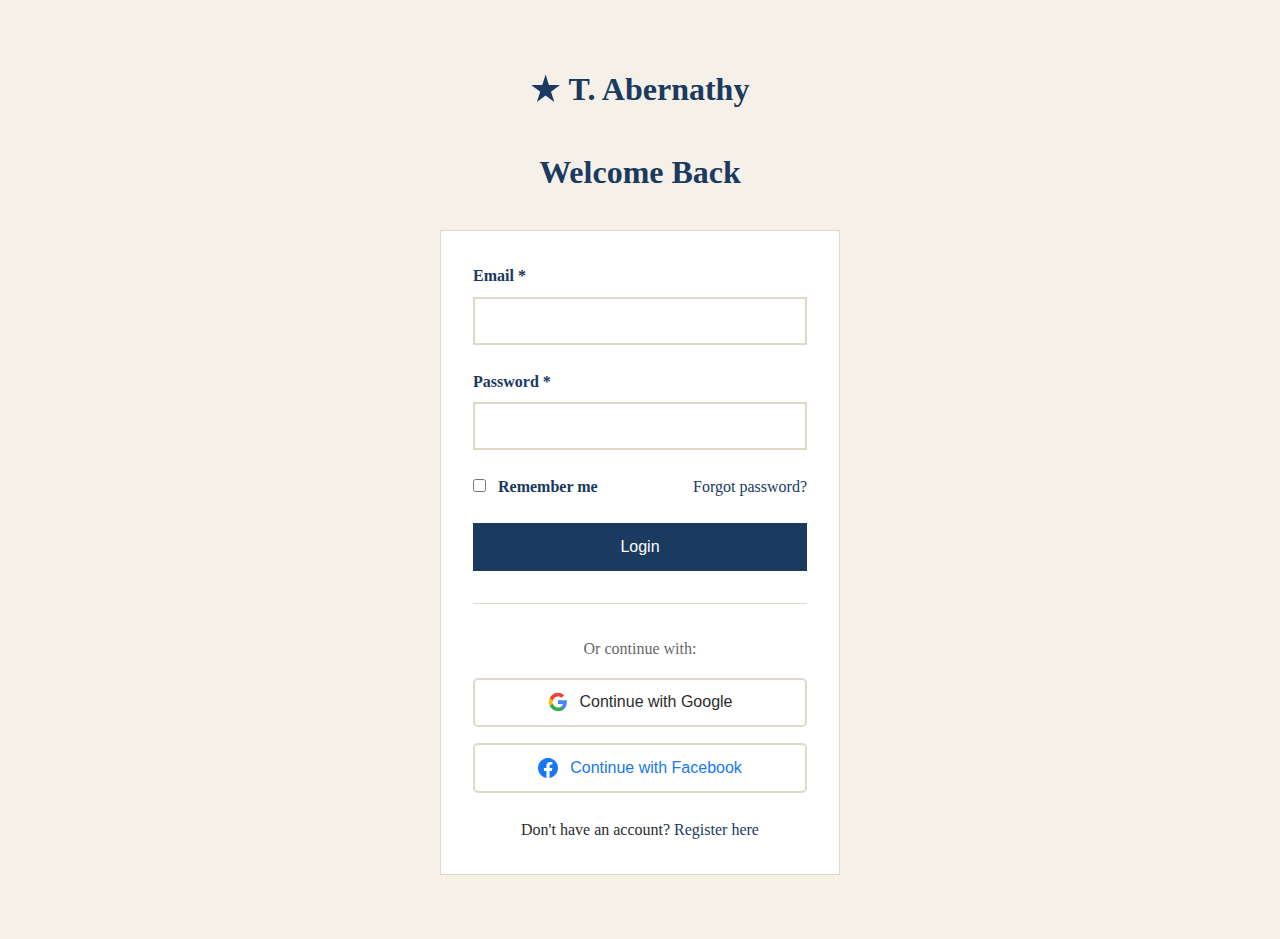
<file: login.html>
<!DOCTYPE html>
<html lang="en">
<head>
    <meta charset="UTF-8">
    <meta name="viewport" content="width=device-width, initial-scale=1.0">
    <title>Login - T. Abernathy</title>
    <link rel="icon" type="image/svg+xml" href="data:image/svg+xml,%3Csvg xmlns='http://www.w3.org/2000/svg' viewBox='0 0 100 100'%3E%3Crect width='100' height='100' fill='%231a3a5f'/%3E%3Cpath d='M30 20 L70 20 L70 80 L30 80 Z' fill='%23f5f1e8'/%3E%3Cpath d='M35 25 L65 25 L65 75 L35 75 Z' fill='none' stroke='%231a3a5f' stroke-width='2'/%3E%3Cline x1='40' y1='35' x2='60' y2='35' stroke='%231a3a5f' stroke-width='1.5'/%3E%3Cline x1='40' y1='45' x2='60' y2='45' stroke='%231a3a5f' stroke-width='1.5'/%3E%3Cline x1='40' y1='55' x2='60' y2='55' stroke='%231a3a5f' stroke-width='1.5'/%3E%3C/svg%3E">
    <link rel="apple-touch-icon" href="data:image/svg+xml,%3Csvg xmlns='http://www.w3.org/2000/svg' viewBox='0 0 100 100'%3E%3Crect width='100' height='100' fill='%231a3a5f'/%3E%3Cpath d='M30 20 L70 20 L70 80 L30 80 Z' fill='%23f5f1e8'/%3E%3Cpath d='M35 25 L65 25 L65 75 L35 75 Z' fill='none' stroke='%231a3a5f' stroke-width='2'/%3E%3Cline x1='40' y1='35' x2='60' y2='35' stroke='%231a3a5f' stroke-width='1.5'/%3E%3Cline x1='40' y1='45' x2='60' y2='45' stroke='%231a3a5f' stroke-width='1.5'/%3E%3Cline x1='40' y1='55' x2='60' y2='55' stroke='%231a3a5f' stroke-width='1.5'/%3E%3C/svg%3E">
    <link rel="stylesheet" href="css/style.css">
</head>
<body>
    <!-- Header -->
   
    <!-- Login Section -->
    <section class="section" style="min-height: 60vh; display: flex; align-items: center;">
        <div class="container">
            <div style="max-width: 400px; margin: 0 auto;">
                <div style="text-align: center; margin-bottom: 2rem;">
                    <a href="index.html" class="logo" style="justify-content: center; font-size: 2rem; margin-bottom: 1rem;">
                        <div class="logo-icon"></div>
                        <span>T. Abernathy</span>
                    </a>
                </div>
                <h1 style="text-align: center; color: var(--primary-color); margin-bottom: 2rem;">Welcome Back</h1>
                <form id="loginForm" class="contact-form">
                    <div class="form-group">
                        <label for="email">Email *</label>
                        <input type="email" id="email" name="email" required>
                    </div>
                    <div class="form-group">
                        <label for="password">Password *</label>
                        <input type="password" id="password" name="password" required>
                    </div>
                    <div class="form-group" style="display: flex; justify-content: space-between; align-items: center; gap: 1rem;">
                        <label style="margin: 0;">
                            <input type="checkbox" name="remember" style="width: auto; margin-right: 0.5rem;">
                            Remember me
                        </label>
                        <a href="#" style="color: var(--primary-color); text-decoration: none; margin-left: auto;">Forgot password?</a>
                    </div>
                    <button type="submit" class="btn btn-primary" style="width: 100%;">Login</button>
                    
                    <!-- Social Login -->
                    <div style="margin-top: 2rem; padding-top: 2rem; border-top: 1px solid var(--border-color);">
                        <p style="text-align: center; color: var(--text-light); margin-bottom: 1rem;">Or continue with:</p>
                        <div style="display: flex; gap: 1rem; flex-direction: column;">
                            <button type="button" class="social-login-btn google-btn" onclick="loginWithGoogle()">
                                <svg width="20" height="20" viewBox="0 0 24 24" fill="none" xmlns="http://www.w3.org/2000/svg">
                                    <path d="M22.56 12.25c0-.78-.07-1.53-.2-2.25H12v4.26h5.92c-.26 1.37-1.04 2.53-2.21 3.31v2.77h3.57c2.08-1.92 3.28-4.74 3.28-8.09z" fill="#4285F4"/>
                                    <path d="M12 23c2.97 0 5.46-.98 7.28-2.66l-3.57-2.77c-.98.66-2.23 1.06-3.71 1.06-2.86 0-5.29-1.93-6.16-4.53H2.18v2.84C3.99 20.53 7.7 23 12 23z" fill="#34A853"/>
                                    <path d="M5.84 14.09c-.22-.66-.35-1.36-.35-2.09s.13-1.43.35-2.09V7.07H2.18C1.43 8.55 1 10.22 1 12s.43 3.45 1.18 4.93l2.85-2.22.81-.62z" fill="#FBBC05"/>
                                    <path d="M12 5.38c1.62 0 3.06.56 4.21 1.64l3.15-3.15C17.45 2.09 14.97 1 12 1 7.7 1 3.99 3.47 2.18 7.07l3.66 2.84c.87-2.6 3.3-4.53 6.16-4.53z" fill="#EA4335"/>
                                </svg>
                                Continue with Google
                            </button>
                            <button type="button" class="social-login-btn facebook-btn" onclick="loginWithFacebook()">
                                <svg width="20" height="20" viewBox="0 0 24 24" fill="currentColor" xmlns="http://www.w3.org/2000/svg">
                                    <path d="M24 12.073c0-6.627-5.373-12-12-12s-12 5.373-12 12c0 5.99 4.388 10.954 10.125 11.854v-8.385H7.078v-3.47h3.047V9.43c0-3.007 1.792-4.669 4.533-4.669 1.312 0 2.686.235 2.686.235v2.953H15.83c-1.491 0-1.956.925-1.956 1.874v2.25h3.328l-.532 3.47h-2.796v8.385C19.612 23.027 24 18.062 24 12.073z"/>
                                </svg>
                                Continue with Facebook
                            </button>
                        </div>
                    </div>
                    
                    <p style="text-align: center; margin-top: 1.5rem;">
                        Don't have an account? <a href="register.html" style="color: var(--primary-color); text-decoration: none;">Register here</a>
                    </p>
                </form>
            </div>
        </div>
    </section>


    <script src="js/main.js"></script>
    <script>
        document.getElementById('loginForm').addEventListener('submit', function(e) {
            e.preventDefault();
            if (validateForm('loginForm')) {
                // Simulate login
                alert('Login successful! Redirecting...');
                // In a real application, you would handle authentication here
                window.location.href = 'index.html';
            }
        });
        
        function loginWithGoogle() {
            // In a real application, this would integrate with Google OAuth
            alert('Google login would be implemented here');
            // window.location.href = 'google-oauth-url';
        }
        
        function loginWithFacebook() {
            // In a real application, this would integrate with Facebook OAuth
            alert('Facebook login would be implemented here');
            // window.location.href = 'facebook-oauth-url';
        }
    </script>
</body>
</html>
</file>
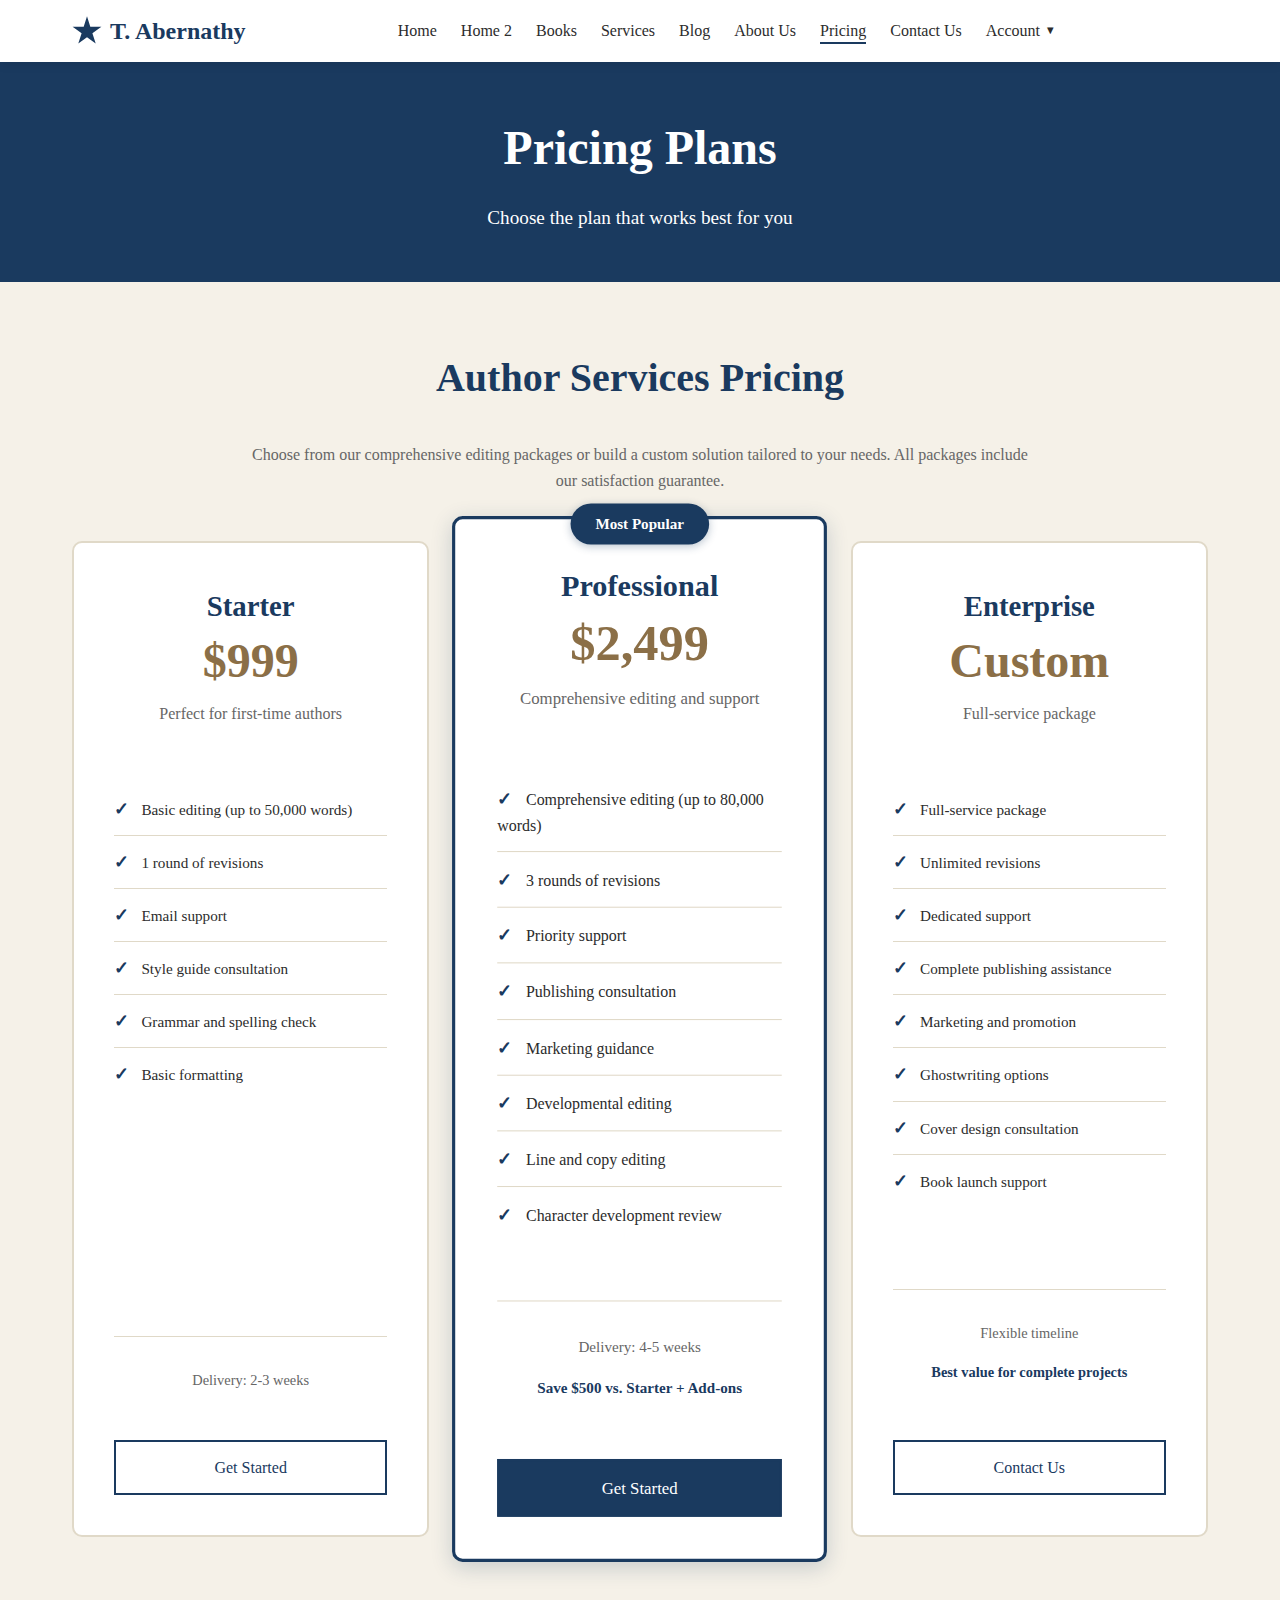
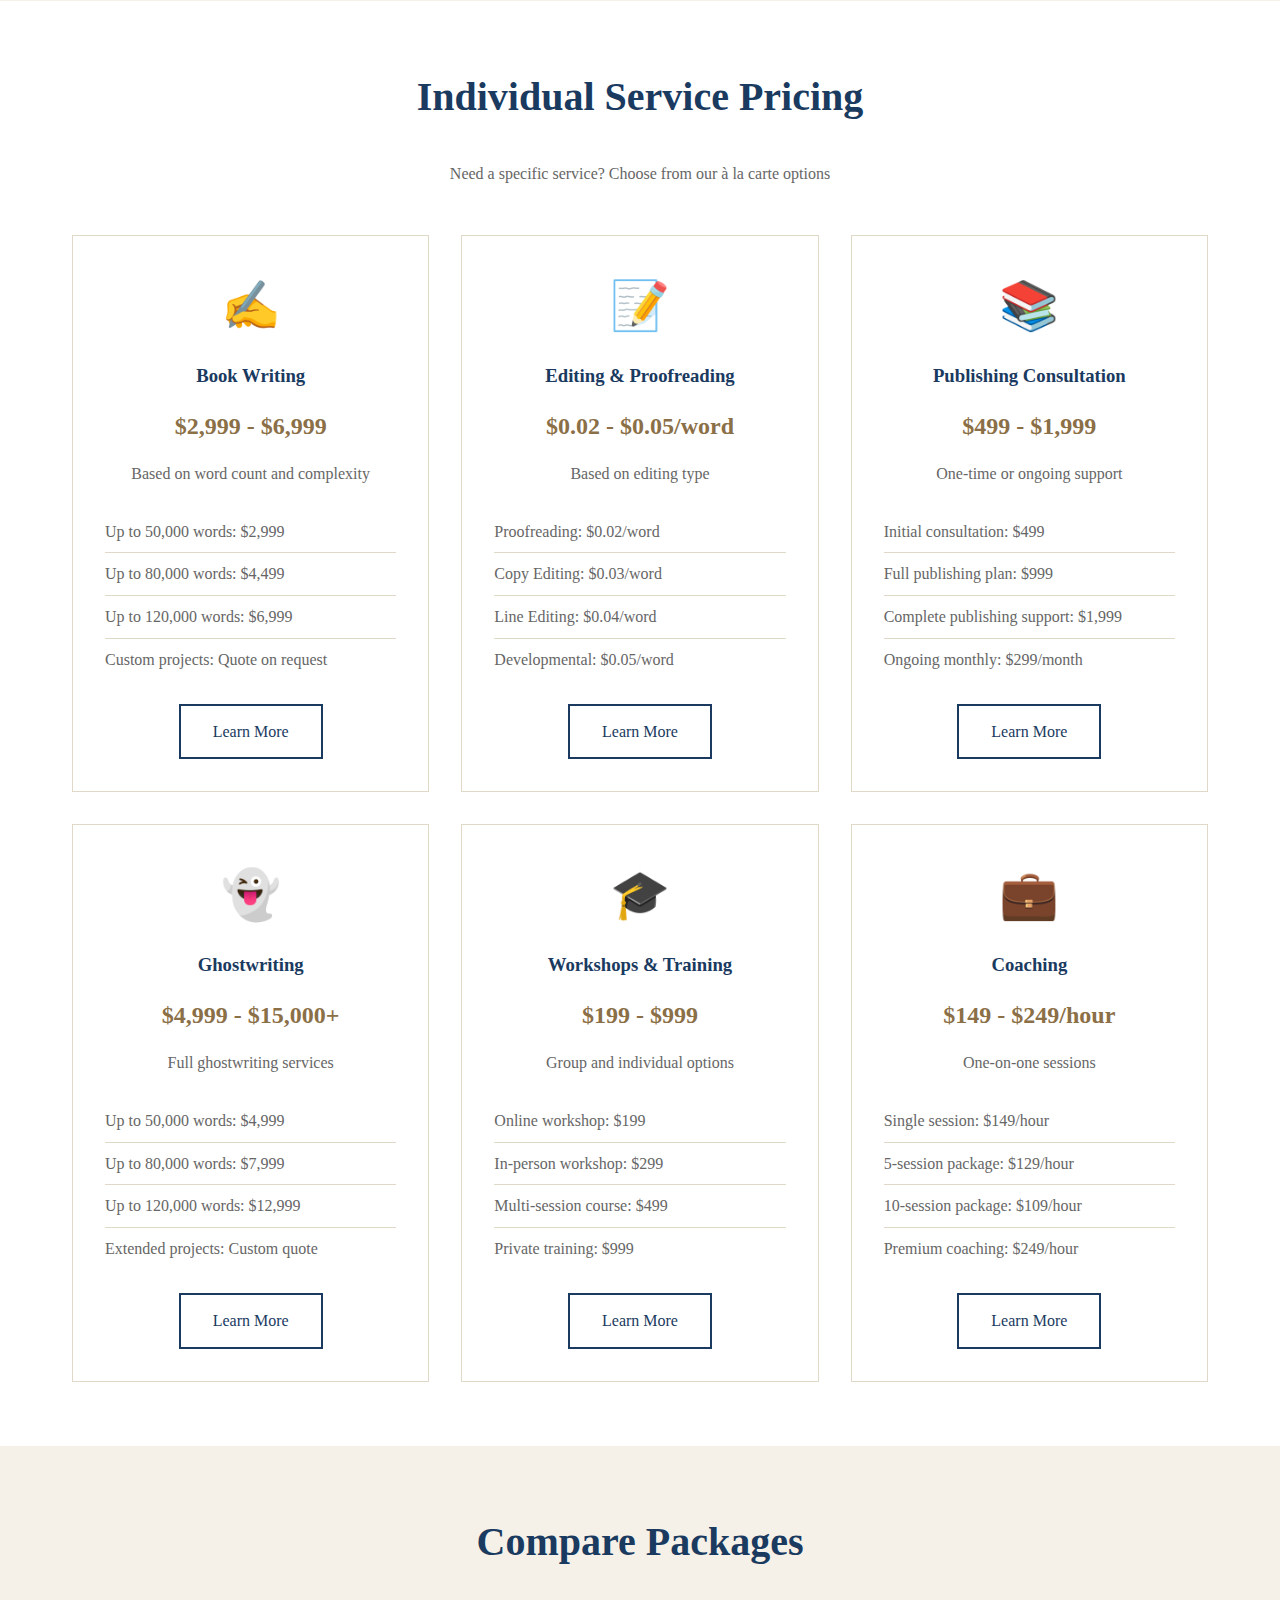
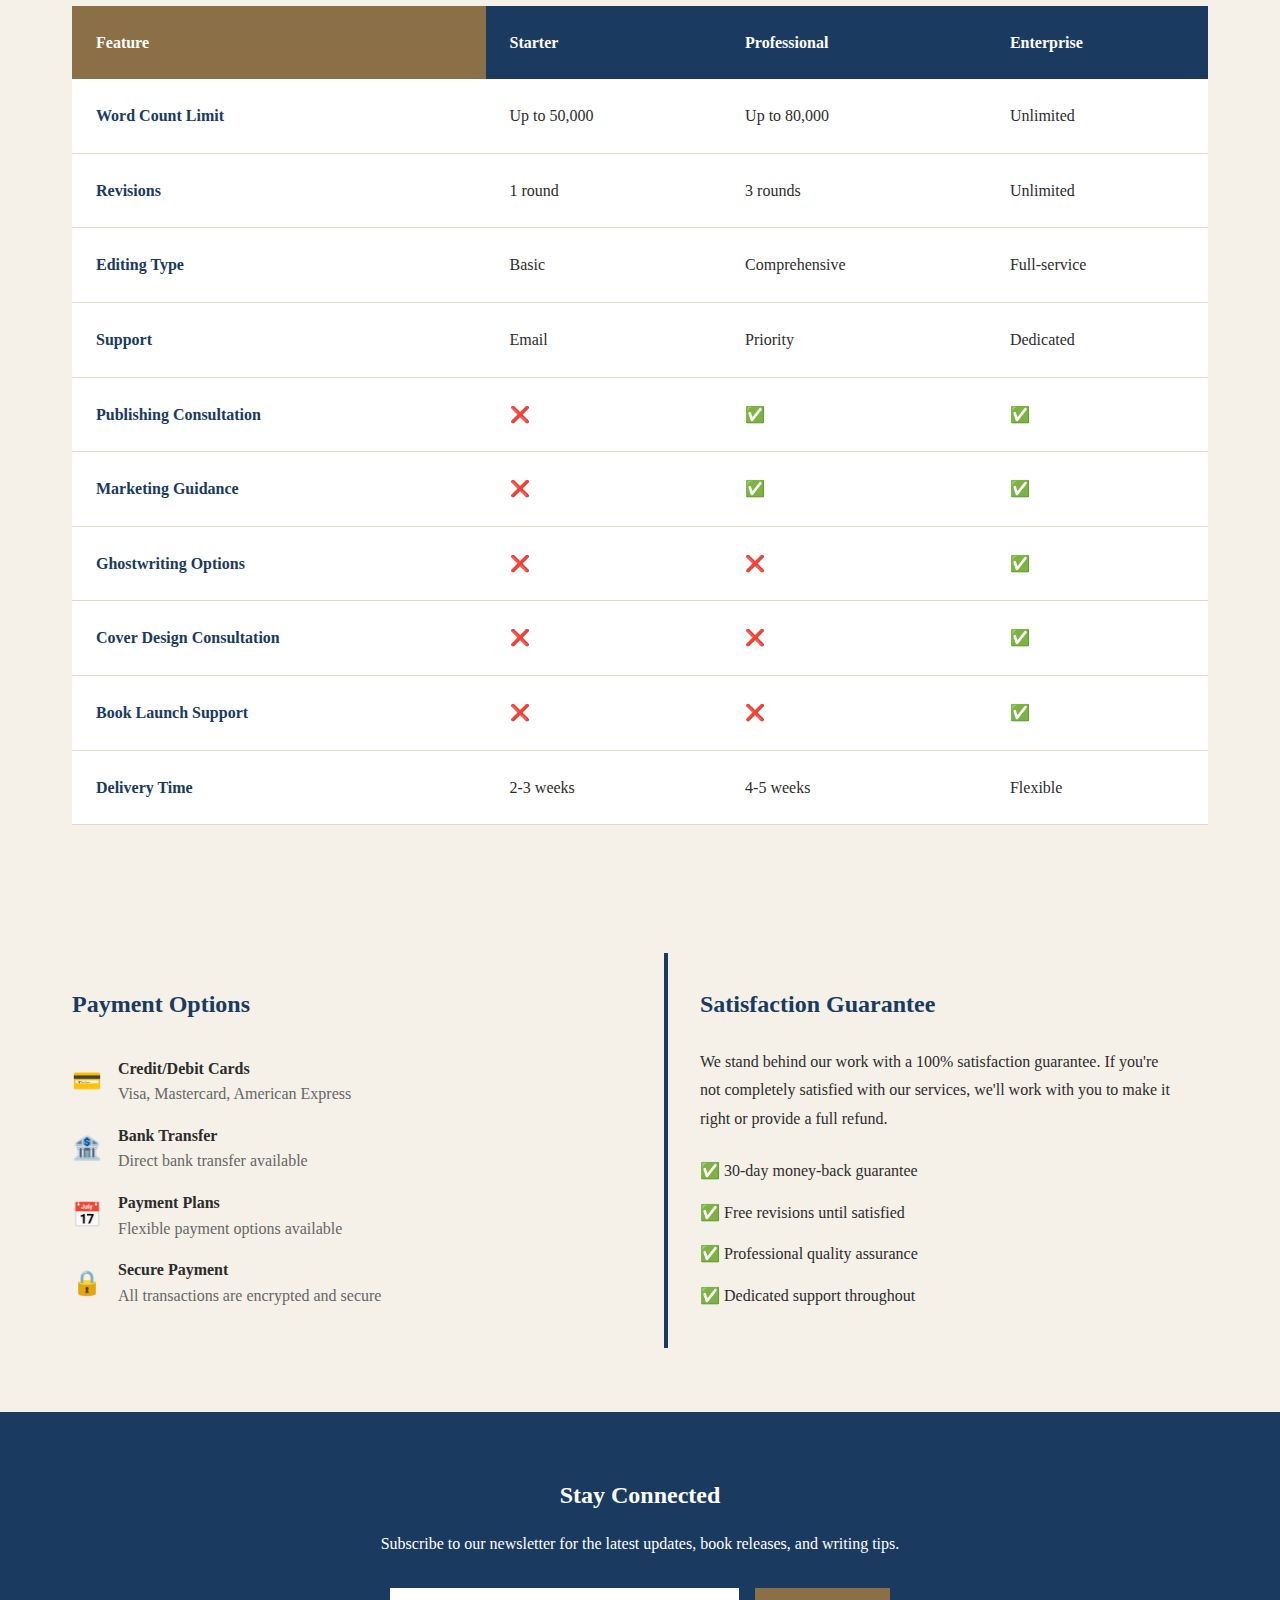
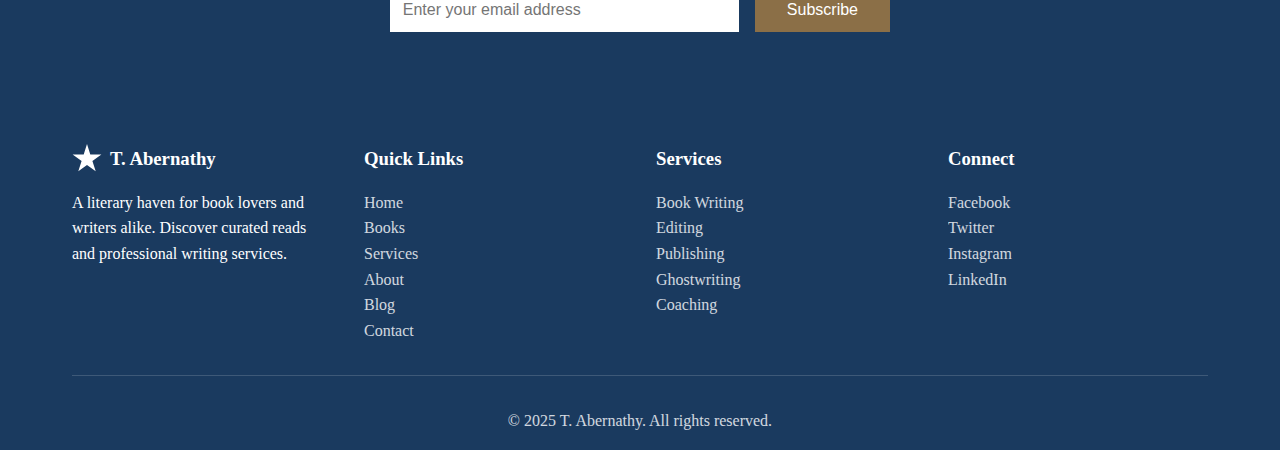
<file: pricing.html>
<!DOCTYPE html>
<html lang="en">
<head>
    <meta charset="UTF-8">
    <meta name="viewport" content="width=device-width, initial-scale=1.0">
    <title>Pricing - T. Abernathy</title>
    <link rel="icon" type="image/svg+xml" href="data:image/svg+xml,%3Csvg xmlns='http://www.w3.org/2000/svg' viewBox='0 0 100 100'%3E%3Crect width='100' height='100' fill='%231a3a5f'/%3E%3Cpath d='M30 20 L70 20 L70 80 L30 80 Z' fill='%23f5f1e8'/%3E%3Cpath d='M35 25 L65 25 L65 75 L35 75 Z' fill='none' stroke='%231a3a5f' stroke-width='2'/%3E%3Cline x1='40' y1='35' x2='60' y2='35' stroke='%231a3a5f' stroke-width='1.5'/%3E%3Cline x1='40' y1='45' x2='60' y2='45' stroke='%231a3a5f' stroke-width='1.5'/%3E%3Cline x1='40' y1='55' x2='60' y2='55' stroke='%231a3a5f' stroke-width='1.5'/%3E%3C/svg%3E">
    <link rel="apple-touch-icon" href="data:image/svg+xml,%3Csvg xmlns='http://www.w3.org/2000/svg' viewBox='0 0 100 100'%3E%3Crect width='100' height='100' fill='%231a3a5f'/%3E%3Cpath d='M30 20 L70 20 L70 80 L30 80 Z' fill='%23f5f1e8'/%3E%3Cpath d='M35 25 L65 25 L65 75 L35 75 Z' fill='none' stroke='%231a3a5f' stroke-width='2'/%3E%3Cline x1='40' y1='35' x2='60' y2='35' stroke='%231a3a5f' stroke-width='1.5'/%3E%3Cline x1='40' y1='45' x2='60' y2='45' stroke='%231a3a5f' stroke-width='1.5'/%3E%3Cline x1='40' y1='55' x2='60' y2='55' stroke='%231a3a5f' stroke-width='1.5'/%3E%3C/svg%3E">
    <link rel="stylesheet" href="css/style.css">
</head>
<body>
    <!-- Header -->
    <header>
        <div class="header-container">
            <a href="index.html" class="logo">
                <div class="logo-icon"></div>
                <span>T. Abernathy</span>
            </a>
            <button class="mobile-menu-toggle" aria-label="Toggle menu">
                <span></span>
                <span></span>
                <span></span>
            </button>
            <nav class="main-nav">
                <ul>
                    <li><a href="index.html">Home</a></li>
                    <li><a href="index2.html">Home 2</a></li>
                    <li><a href="books.html">Books</a></li>
                    <li><a href="services.html">Services</a></li>
                    <li><a href="blog.html">Blog</a></li>
                    <li><a href="about.html">About Us</a></li>
                    <li><a href="pricing.html" class="active">Pricing</a></li>
                    <li><a href="contact.html">Contact Us</a></li>
                    <li class="dropdown">
                        <a href="#" class="dropdown-toggle">Account <span class="dropdown-arrow">▼</span></a>
                        <ul class="dropdown-menu">
                            <li><a href="login.html">Login</a></li>
                            <li><a href="register.html">Register</a></li>
                            <li><a href="admin-dashboard.html">Admin</a></li>
                        </ul>
                    </li>
                </ul>
            </nav>
            <div class="header-actions">
            </div>
        </div>
    </header>

    <!-- Page Header -->
    <section class="section" style="background-color: var(--primary-color); color: var(--white); padding: 3rem 0;">
        <div class="container">
            <h1 style="font-size: 3rem; text-align: center;">Pricing Plans</h1>
            <p style="text-align: center; font-size: 1.2rem; margin-top: 1rem;">Choose the plan that works best for you</p>
        </div>
    </section>

    <!-- Author Services Pricing -->
    <section class="section">
        <div class="container">
            <h2 class="section-title">Author Services Pricing</h2>
            <p style="text-align: center; color: var(--text-light); margin-bottom: 3rem; max-width: 800px; margin-left: auto; margin-right: auto;">
                Choose from our comprehensive editing packages or build a custom solution tailored to your needs. All packages include our satisfaction guarantee.
            </p>
            <div class="pricing-preview">
                <div class="pricing-card">
                    <h3>Starter</h3>
                    <div class="price">$999</div>
                    <p style="margin-bottom: 2rem; color: var(--text-light);">Perfect for first-time authors</p>
                    <ul class="pricing-features">
                        <li>Basic editing (up to 50,000 words)</li>
                        <li>1 round of revisions</li>
                        <li>Email support</li>
                        <li>Style guide consultation</li>
                        <li>Grammar and spelling check</li>
                        <li>Basic formatting</li>
                    </ul>
                    <div style="margin-top: 2rem; padding-top: 2rem; border-top: 1px solid var(--border-color);">
                        <p style="font-size: 0.9rem; color: var(--text-light); margin-bottom: 1rem;">Delivery: 2-3 weeks</p>
                    </div>
                    <a href="contact.html" class="btn" style="margin-top: 2rem; width: 100%;">Get Started</a>
                </div>
                <div class="pricing-card featured">
                    <div class="popular-badge">Most Popular</div>
                    <h3>Professional</h3>
                    <div class="price">$2,499</div>
                    <p style="margin-bottom: 2rem; color: var(--text-light);">Comprehensive editing and support</p>
                    <ul class="pricing-features">
                        <li>Comprehensive editing (up to 80,000 words)</li>
                        <li>3 rounds of revisions</li>
                        <li>Priority support</li>
                        <li>Publishing consultation</li>
                        <li>Marketing guidance</li>
                        <li>Developmental editing</li>
                        <li>Line and copy editing</li>
                        <li>Character development review</li>
                    </ul>
                    <div style="margin-top: 2rem; padding-top: 2rem; border-top: 1px solid var(--border-color);">
                        <p style="font-size: 0.9rem; color: var(--text-light); margin-bottom: 1rem;">Delivery: 4-5 weeks</p>
                        <p style="font-size: 0.9rem; color: var(--primary-color); font-weight: bold;">Save $500 vs. Starter + Add-ons</p>
                    </div>
                    <a href="contact.html" class="btn btn-primary" style="margin-top: 2rem; width: 100%;">Get Started</a>
                </div>
                <div class="pricing-card">
                    <h3>Enterprise</h3>
                    <div class="price">Custom</div>
                    <p style="margin-bottom: 2rem; color: var(--text-light);">Full-service package</p>
                    <ul class="pricing-features">
                        <li>Full-service package</li>
                        <li>Unlimited revisions</li>
                        <li>Dedicated support</li>
                        <li>Complete publishing assistance</li>
                        <li>Marketing and promotion</li>
                        <li>Ghostwriting options</li>
                        <li>Cover design consultation</li>
                        <li>Book launch support</li>
                    </ul>
                    <div style="margin-top: 2rem; padding-top: 2rem; border-top: 1px solid var(--border-color);">
                        <p style="font-size: 0.9rem; color: var(--text-light); margin-bottom: 1rem;">Flexible timeline</p>
                        <p style="font-size: 0.9rem; color: var(--primary-color); font-weight: bold;">Best value for complete projects</p>
                    </div>
                    <a href="contact.html" class="btn" style="margin-top: 2rem; width: 100%;">Contact Us</a>
                </div>
            </div>
        </div>
    </section>

    <!-- Individual Service Pricing -->
    <section class="section" style="background-color: var(--white);">
        <div class="container">
            <h2 class="section-title">Individual Service Pricing</h2>
            <p style="text-align: center; color: var(--text-light); margin-bottom: 3rem;">
                Need a specific service? Choose from our à la carte options
            </p>
            <div class="service-pricing-grid">
                <div class="service-pricing-card">
                    <div class="service-pricing-icon">✍️</div>
                    <h3>Book Writing</h3>
                    <div class="service-price-range">$2,999 - $6,999</div>
                    <p style="color: var(--text-light); margin: 1rem 0;">Based on word count and complexity</p>
                    <ul class="service-pricing-details">
                        <li>Up to 50,000 words: $2,999</li>
                        <li>Up to 80,000 words: $4,499</li>
                        <li>Up to 120,000 words: $6,999</li>
                        <li>Custom projects: Quote on request</li>
                    </ul>
                    <a href="service-details.html?service=writing" class="btn">Learn More</a>
                </div>
                <div class="service-pricing-card">
                    <div class="service-pricing-icon">📝</div>
                    <h3>Editing & Proofreading</h3>
                    <div class="service-price-range">$0.02 - $0.05/word</div>
                    <p style="color: var(--text-light); margin: 1rem 0;">Based on editing type</p>
                    <ul class="service-pricing-details">
                        <li>Proofreading: $0.02/word</li>
                        <li>Copy Editing: $0.03/word</li>
                        <li>Line Editing: $0.04/word</li>
                        <li>Developmental: $0.05/word</li>
                    </ul>
                    <a href="service-details.html?service=editing" class="btn">Learn More</a>
                </div>
                <div class="service-pricing-card">
                    <div class="service-pricing-icon">📚</div>
                    <h3>Publishing Consultation</h3>
                    <div class="service-price-range">$499 - $1,999</div>
                    <p style="color: var(--text-light); margin: 1rem 0;">One-time or ongoing support</p>
                    <ul class="service-pricing-details">
                        <li>Initial consultation: $499</li>
                        <li>Full publishing plan: $999</li>
                        <li>Complete publishing support: $1,999</li>
                        <li>Ongoing monthly: $299/month</li>
                    </ul>
                    <a href="service-details.html?service=publishing" class="btn">Learn More</a>
                </div>
                <div class="service-pricing-card">
                    <div class="service-pricing-icon">👻</div>
                    <h3>Ghostwriting</h3>
                    <div class="service-price-range">$4,999 - $15,000+</div>
                    <p style="color: var(--text-light); margin: 1rem 0;">Full ghostwriting services</p>
                    <ul class="service-pricing-details">
                        <li>Up to 50,000 words: $4,999</li>
                        <li>Up to 80,000 words: $7,999</li>
                        <li>Up to 120,000 words: $12,999</li>
                        <li>Extended projects: Custom quote</li>
                    </ul>
                    <a href="service-details.html?service=ghostwriting" class="btn">Learn More</a>
                </div>
                <div class="service-pricing-card">
                    <div class="service-pricing-icon">🎓</div>
                    <h3>Workshops & Training</h3>
                    <div class="service-price-range">$199 - $999</div>
                    <p style="color: var(--text-light); margin: 1rem 0;">Group and individual options</p>
                    <ul class="service-pricing-details">
                        <li>Online workshop: $199</li>
                        <li>In-person workshop: $299</li>
                        <li>Multi-session course: $499</li>
                        <li>Private training: $999</li>
                    </ul>
                    <a href="service-details.html?service=training" class="btn">Learn More</a>
                </div>
                <div class="service-pricing-card">
                    <div class="service-pricing-icon">💼</div>
                    <h3>Coaching</h3>
                    <div class="service-price-range">$149 - $249/hour</div>
                    <p style="color: var(--text-light); margin: 1rem 0;">One-on-one sessions</p>
                    <ul class="service-pricing-details">
                        <li>Single session: $149/hour</li>
                        <li>5-session package: $129/hour</li>
                        <li>10-session package: $109/hour</li>
                        <li>Premium coaching: $249/hour</li>
                    </ul>
                    <a href="service-details.html?service=coaching" class="btn">Learn More</a>
                </div>
            </div>
        </div>
    </section>

    <!-- Comparison Table -->
    <section class="section">
        <div class="container">
            <h2 class="section-title">Compare Packages</h2>
            <div class="comparison-table-container">
                <table class="comparison-table">
                    <thead>
                        <tr>
                            <th>Feature</th>
                            <th>Starter</th>
                            <th>Professional</th>
                            <th>Enterprise</th>
                        </tr>
                    </thead>
                    <tbody>
                        <tr>
                            <td><strong>Word Count Limit</strong></td>
                            <td>Up to 50,000</td>
                            <td>Up to 80,000</td>
                            <td>Unlimited</td>
                        </tr>
                        <tr>
                            <td><strong>Revisions</strong></td>
                            <td>1 round</td>
                            <td>3 rounds</td>
                            <td>Unlimited</td>
                        </tr>
                        <tr>
                            <td><strong>Editing Type</strong></td>
                            <td>Basic</td>
                            <td>Comprehensive</td>
                            <td>Full-service</td>
                        </tr>
                        <tr>
                            <td><strong>Support</strong></td>
                            <td>Email</td>
                            <td>Priority</td>
                            <td>Dedicated</td>
                        </tr>
                        <tr>
                            <td><strong>Publishing Consultation</strong></td>
                            <td>❌</td>
                            <td>✅</td>
                            <td>✅</td>
                        </tr>
                        <tr>
                            <td><strong>Marketing Guidance</strong></td>
                            <td>❌</td>
                            <td>✅</td>
                            <td>✅</td>
                        </tr>
                        <tr>
                            <td><strong>Ghostwriting Options</strong></td>
                            <td>❌</td>
                            <td>❌</td>
                            <td>✅</td>
                        </tr>
                        <tr>
                            <td><strong>Cover Design Consultation</strong></td>
                            <td>❌</td>
                            <td>❌</td>
                            <td>✅</td>
                        </tr>
                        <tr>
                            <td><strong>Book Launch Support</strong></td>
                            <td>❌</td>
                            <td>❌</td>
                            <td>✅</td>
                        </tr>
                        <tr>
                            <td><strong>Delivery Time</strong></td>
                            <td>2-3 weeks</td>
                            <td>4-5 weeks</td>
                            <td>Flexible</td>
                        </tr>
                    </tbody>
                </table>
            </div>
        </div>
    </section>

    

   

    <!-- Payment Options & Guarantee -->
    <section class="section">
        <div class="container">
            <div class="payment-guarantee-grid">
                <div>
                    <h2 style="color: var(--primary-color); margin-bottom: 1.5rem;">Payment Options</h2>
                    <ul style="list-style: none; padding: 0;">
                        <li style="padding: 0.5rem 0; display: flex; align-items: center; gap: 1rem;">
                            <span style="font-size: 1.5rem;">💳</span>
                            <div>
                                <strong>Credit/Debit Cards</strong>
                                <p style="color: var(--text-light); margin: 0;">Visa, Mastercard, American Express</p>
                            </div>
                        </li>
                        <li style="padding: 0.5rem 0; display: flex; align-items: center; gap: 1rem;">
                            <span style="font-size: 1.5rem;">🏦</span>
                            <div>
                                <strong>Bank Transfer</strong>
                                <p style="color: var(--text-light); margin: 0;">Direct bank transfer available</p>
                            </div>
                        </li>
                        <li style="padding: 0.5rem 0; display: flex; align-items: center; gap: 1rem;">
                            <span style="font-size: 1.5rem;">📅</span>
                            <div>
                                <strong>Payment Plans</strong>
                                <p style="color: var(--text-light); margin: 0;">Flexible payment options available</p>
                            </div>
                        </li>
                        <li style="padding: 0.5rem 0; display: flex; align-items: center; gap: 1rem;">
                            <span style="font-size: 1.5rem;">🔒</span>
                            <div>
                                <strong>Secure Payment</strong>
                                <p style="color: var(--text-light); margin: 0;">All transactions are encrypted and secure</p>
                            </div>
                        </li>
                    </ul>
                </div>
                <div style="background: var(--secondary-color); padding: 2rem; border-left: 4px solid var(--primary-color);">
                    <h2 style="color: var(--primary-color); margin-bottom: 1.5rem;">Satisfaction Guarantee</h2>
                    <p style="line-height: 1.8; margin-bottom: 1rem;">
                        We stand behind our work with a 100% satisfaction guarantee. If you're not completely satisfied with our services, we'll work with you to make it right or provide a full refund.
                    </p>
                    <ul style="list-style: none; padding: 0;">
                        <li style="padding: 0.5rem 0;">✅ 30-day money-back guarantee</li>
                        <li style="padding: 0.5rem 0;">✅ Free revisions until satisfied</li>
                        <li style="padding: 0.5rem 0;">✅ Professional quality assurance</li>
                        <li style="padding: 0.5rem 0;">✅ Dedicated support throughout</li>
                    </ul>
                </div>
            </div>
        </div>
    </section>

   


 <!-- Newsletter Signup -->
 <section class="newsletter-section">
    <div class="container">
        <h2>Stay Connected</h2>
        <p>Subscribe to our newsletter for the latest updates, book releases, and writing tips.</p>
        <form class="newsletter-form">
            <input type="email" placeholder="Enter your email address" required>
            <button type="submit">Subscribe</button>
        </form>
    </div>
</section>

<!-- Footer -->
<footer>
    <div class="container">
        <div class="footer-content">
                <div class="footer-section">
                    <h3 style="display: flex; align-items: center; gap: 0.5rem;">
                        <div class="logo-icon" style="background-color: var(--white);"></div>
                        T. Abernathy
                    </h3>
                    <p>A literary haven for book lovers and writers alike. Discover curated reads and professional writing services.</p>
                </div>
            <div class="footer-section">
                <h3>Quick Links</h3>
                <ul>
                    <li><a href="index.html">Home</a></li>
                    <li><a href="books.html">Books</a></li>
                    <li><a href="services.html">Services</a></li>
                    <li><a href="about.html">About</a></li>
                    <li><a href="blog.html">Blog</a></li>
                    <li><a href="contact.html">Contact</a></li>
                </ul>
            </div>
            <div class="footer-section">
                <h3>Services</h3>
                <ul>
                    <li><a href="services.html#writing">Book Writing</a></li>
                    <li><a href="services.html#editing">Editing</a></li>
                    <li><a href="services.html#publishing">Publishing</a></li>
                    <li><a href="services.html#ghostwriting">Ghostwriting</a></li>
                    <li><a href="services.html#coaching">Coaching</a></li>
                </ul>
            </div>
            <div class="footer-section">
                <h3>Connect</h3>
                <ul>
                    <li><a href="#">Facebook</a></li>
                    <li><a href="#">Twitter</a></li>
                    <li><a href="#">Instagram</a></li>
                    <li><a href="#">LinkedIn</a></li>
                </ul>
            </div>
        </div>
        <div class="footer-bottom">
            <p>&copy; 2025 T. Abernathy. All rights reserved.</p>
        </div>
    </div>
</footer>
    <script src="js/main.js"></script>
</body>
</html>
</file>
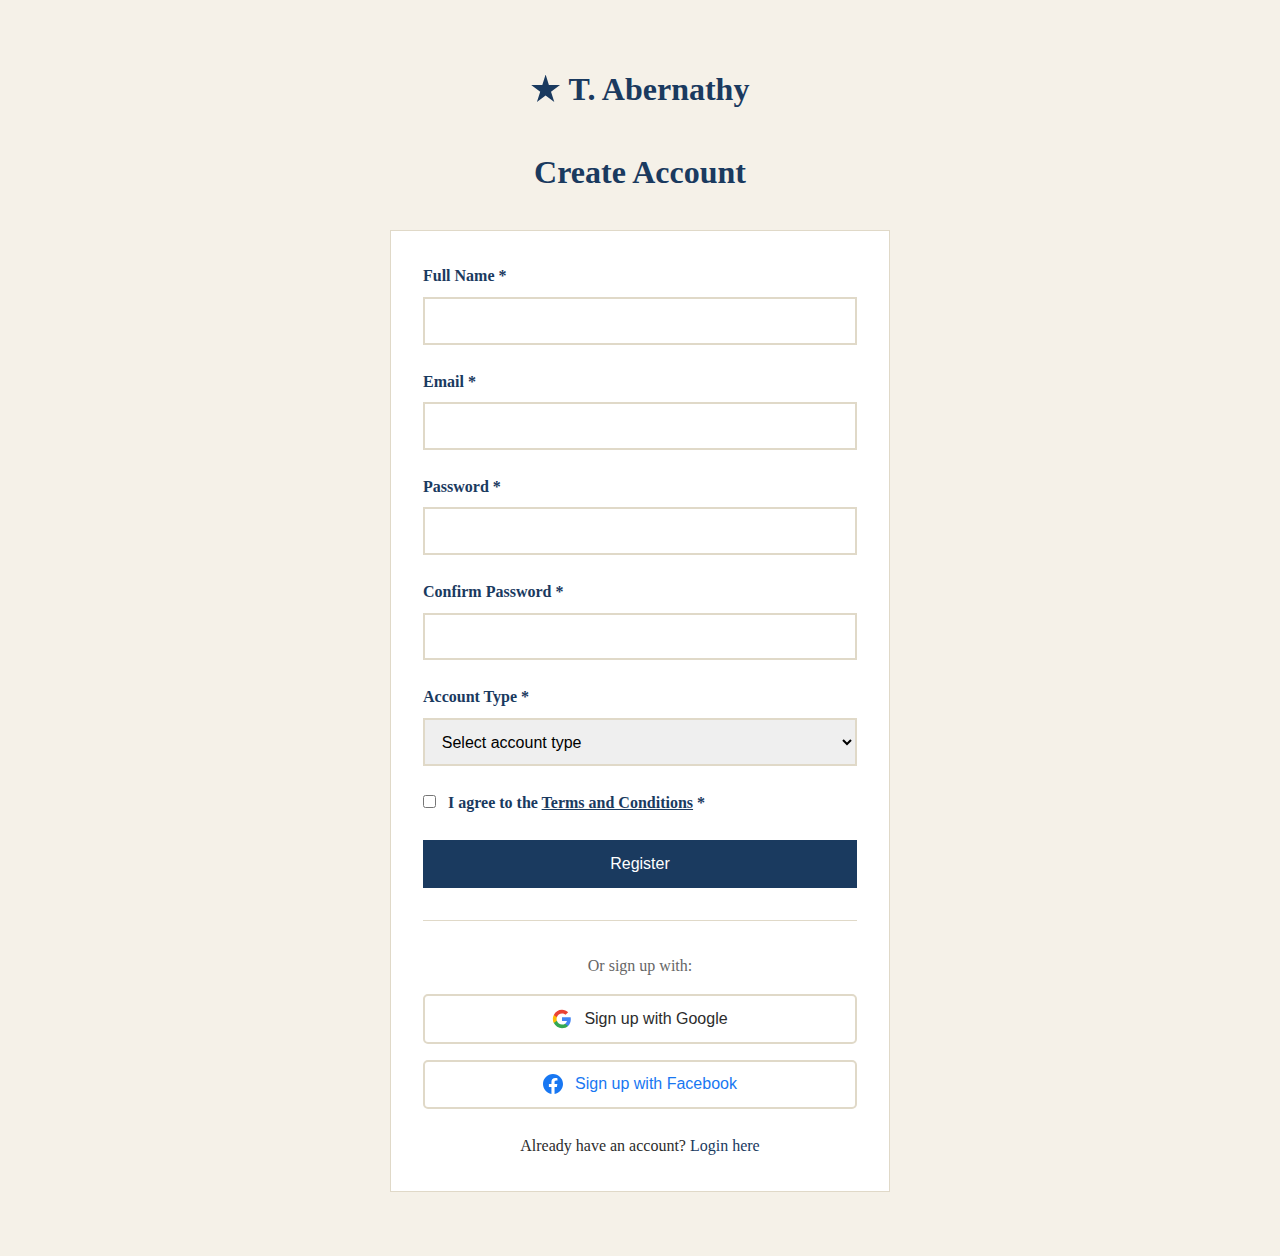
<file: register.html>
<!DOCTYPE html>
<html lang="en">
<head>
    <meta charset="UTF-8">
    <meta name="viewport" content="width=device-width, initial-scale=1.0">
    <title>Register - T. Abernathy</title>
    <link rel="icon" type="image/svg+xml" href="data:image/svg+xml,%3Csvg xmlns='http://www.w3.org/2000/svg' viewBox='0 0 100 100'%3E%3Crect width='100' height='100' fill='%231a3a5f'/%3E%3Cpath d='M30 20 L70 20 L70 80 L30 80 Z' fill='%23f5f1e8'/%3E%3Cpath d='M35 25 L65 25 L65 75 L35 75 Z' fill='none' stroke='%231a3a5f' stroke-width='2'/%3E%3Cline x1='40' y1='35' x2='60' y2='35' stroke='%231a3a5f' stroke-width='1.5'/%3E%3Cline x1='40' y1='45' x2='60' y2='45' stroke='%231a3a5f' stroke-width='1.5'/%3E%3Cline x1='40' y1='55' x2='60' y2='55' stroke='%231a3a5f' stroke-width='1.5'/%3E%3C/svg%3E">
    <link rel="apple-touch-icon" href="data:image/svg+xml,%3Csvg xmlns='http://www.w3.org/2000/svg' viewBox='0 0 100 100'%3E%3Crect width='100' height='100' fill='%231a3a5f'/%3E%3Cpath d='M30 20 L70 20 L70 80 L30 80 Z' fill='%23f5f1e8'/%3E%3Cpath d='M35 25 L65 25 L65 75 L35 75 Z' fill='none' stroke='%231a3a5f' stroke-width='2'/%3E%3Cline x1='40' y1='35' x2='60' y2='35' stroke='%231a3a5f' stroke-width='1.5'/%3E%3Cline x1='40' y1='45' x2='60' y2='45' stroke='%231a3a5f' stroke-width='1.5'/%3E%3Cline x1='40' y1='55' x2='60' y2='55' stroke='%231a3a5f' stroke-width='1.5'/%3E%3C/svg%3E">
    <link rel="stylesheet" href="css/style.css">
</head>
<body>
    <!-- Header -->
    
    <!-- Register Section -->
    <section class="section" style="min-height: 60vh; display: flex; align-items: center;">
        <div class="container">
            <div style="max-width: 500px; margin: 0 auto;">
                <div style="text-align: center; margin-bottom: 2rem;">
                    <a href="index.html" class="logo" style="justify-content: center; font-size: 2rem; margin-bottom: 1rem;">
                        <div class="logo-icon"></div>
                        <span>T. Abernathy</span>
                    </a>
                </div>
                <h1 style="text-align: center; color: var(--primary-color); margin-bottom: 2rem;">Create Account</h1>
                <form id="registerForm" class="contact-form">
                    <div class="form-group">
                        <label for="fullName">Full Name *</label>
                        <input type="text" id="fullName" name="fullName" required>
                    </div>
                    <div class="form-group">
                        <label for="email">Email *</label>
                        <input type="email" id="email" name="email" required>
                    </div>
                    <div class="form-group">
                        <label for="password">Password *</label>
                        <input type="password" id="password" name="password" required>
                    </div>
                    <div class="form-group">
                        <label for="confirmPassword">Confirm Password *</label>
                        <input type="password" id="confirmPassword" name="confirmPassword" required>
                    </div>
                    <div class="form-group">
                        <label for="accountType">Account Type *</label>
                        <select id="accountType" name="accountType" required style="width: 100%; padding: 0.8rem; border: 2px solid var(--border-color); font-size: 1rem;">
                            <option value="">Select account type</option>
                            <option value="reader">Reader</option>
                            <option value="author">Author</option>
                        </select>
                    </div>
                    <div class="form-group">
                        <label style="margin: 0;">
                            <input type="checkbox" name="terms" required style="width: auto; margin-right: 0.5rem;">
                            I agree to the <a href="#" style="color: var(--primary-color);">Terms and Conditions</a> *
                        </label>
                    </div>
                    <button type="submit" class="btn btn-primary" style="width: 100%;">Register</button>
                    
                    <!-- Social Login -->
                    <div style="margin-top: 2rem; padding-top: 2rem; border-top: 1px solid var(--border-color);">
                        <p style="text-align: center; color: var(--text-light); margin-bottom: 1rem;">Or sign up with:</p>
                        <div style="display: flex; gap: 1rem; flex-direction: column;">
                            <button type="button" class="social-login-btn google-btn" onclick="registerWithGoogle()">
                                <svg width="20" height="20" viewBox="0 0 24 24" fill="none" xmlns="http://www.w3.org/2000/svg">
                                    <path d="M22.56 12.25c0-.78-.07-1.53-.2-2.25H12v4.26h5.92c-.26 1.37-1.04 2.53-2.21 3.31v2.77h3.57c2.08-1.92 3.28-4.74 3.28-8.09z" fill="#4285F4"/>
                                    <path d="M12 23c2.97 0 5.46-.98 7.28-2.66l-3.57-2.77c-.98.66-2.23 1.06-3.71 1.06-2.86 0-5.29-1.93-6.16-4.53H2.18v2.84C3.99 20.53 7.7 23 12 23z" fill="#34A853"/>
                                    <path d="M5.84 14.09c-.22-.66-.35-1.36-.35-2.09s.13-1.43.35-2.09V7.07H2.18C1.43 8.55 1 10.22 1 12s.43 3.45 1.18 4.93l2.85-2.22.81-.62z" fill="#FBBC05"/>
                                    <path d="M12 5.38c1.62 0 3.06.56 4.21 1.64l3.15-3.15C17.45 2.09 14.97 1 12 1 7.7 1 3.99 3.47 2.18 7.07l3.66 2.84c.87-2.6 3.3-4.53 6.16-4.53z" fill="#EA4335"/>
                                </svg>
                                Sign up with Google
                            </button>
                            <button type="button" class="social-login-btn facebook-btn" onclick="registerWithFacebook()">
                                <svg width="20" height="20" viewBox="0 0 24 24" fill="currentColor" xmlns="http://www.w3.org/2000/svg">
                                    <path d="M24 12.073c0-6.627-5.373-12-12-12s-12 5.373-12 12c0 5.99 4.388 10.954 10.125 11.854v-8.385H7.078v-3.47h3.047V9.43c0-3.007 1.792-4.669 4.533-4.669 1.312 0 2.686.235 2.686.235v2.953H15.83c-1.491 0-1.956.925-1.956 1.874v2.25h3.328l-.532 3.47h-2.796v8.385C19.612 23.027 24 18.062 24 12.073z"/>
                                </svg>
                                Sign up with Facebook
                            </button>
                        </div>
                    </div>
                    
                    <p style="text-align: center; margin-top: 1.5rem;">
                        Already have an account? <a href="login.html" style="color: var(--primary-color); text-decoration: none;">Login here</a>
                    </p>
                </form>
            </div>
        </div>
    </section>


    <script src="js/main.js"></script>
    <script>
        document.getElementById('registerForm').addEventListener('submit', function(e) {
            e.preventDefault();
            const password = document.getElementById('password').value;
            const confirmPassword = document.getElementById('confirmPassword').value;
            
            if (password !== confirmPassword) {
                alert('Passwords do not match!');
                return;
            }
            
            if (validateForm('registerForm')) {
                alert('Registration successful! Please login.');
                window.location.href = 'login.html';
            }
        });
        
        function registerWithGoogle() {
            // In a real application, this would integrate with Google OAuth
            alert('Google registration would be implemented here');
            // window.location.href = 'google-oauth-url';
        }
        
        function registerWithFacebook() {
            // In a real application, this would integrate with Facebook OAuth
            alert('Facebook registration would be implemented here');
            // window.location.href = 'facebook-oauth-url';
        }
    </script>
</body>
</html>
</file>
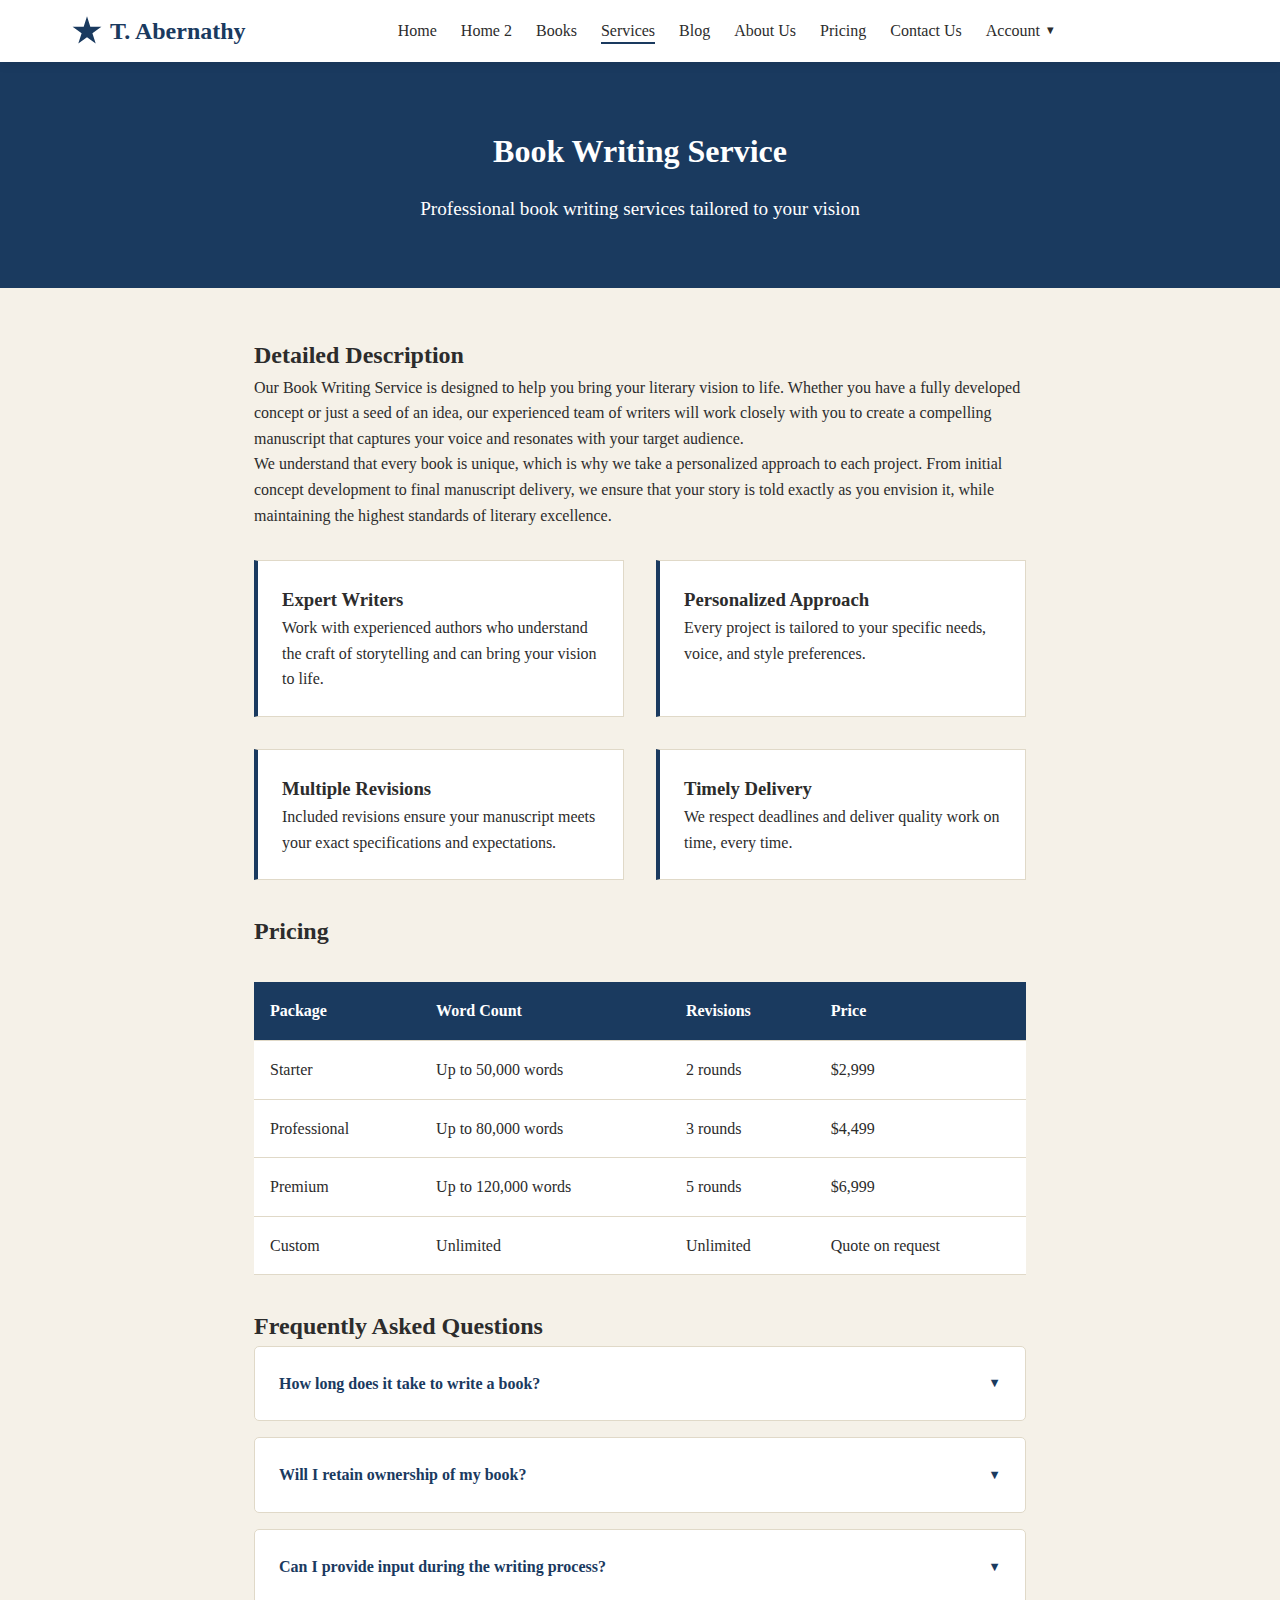
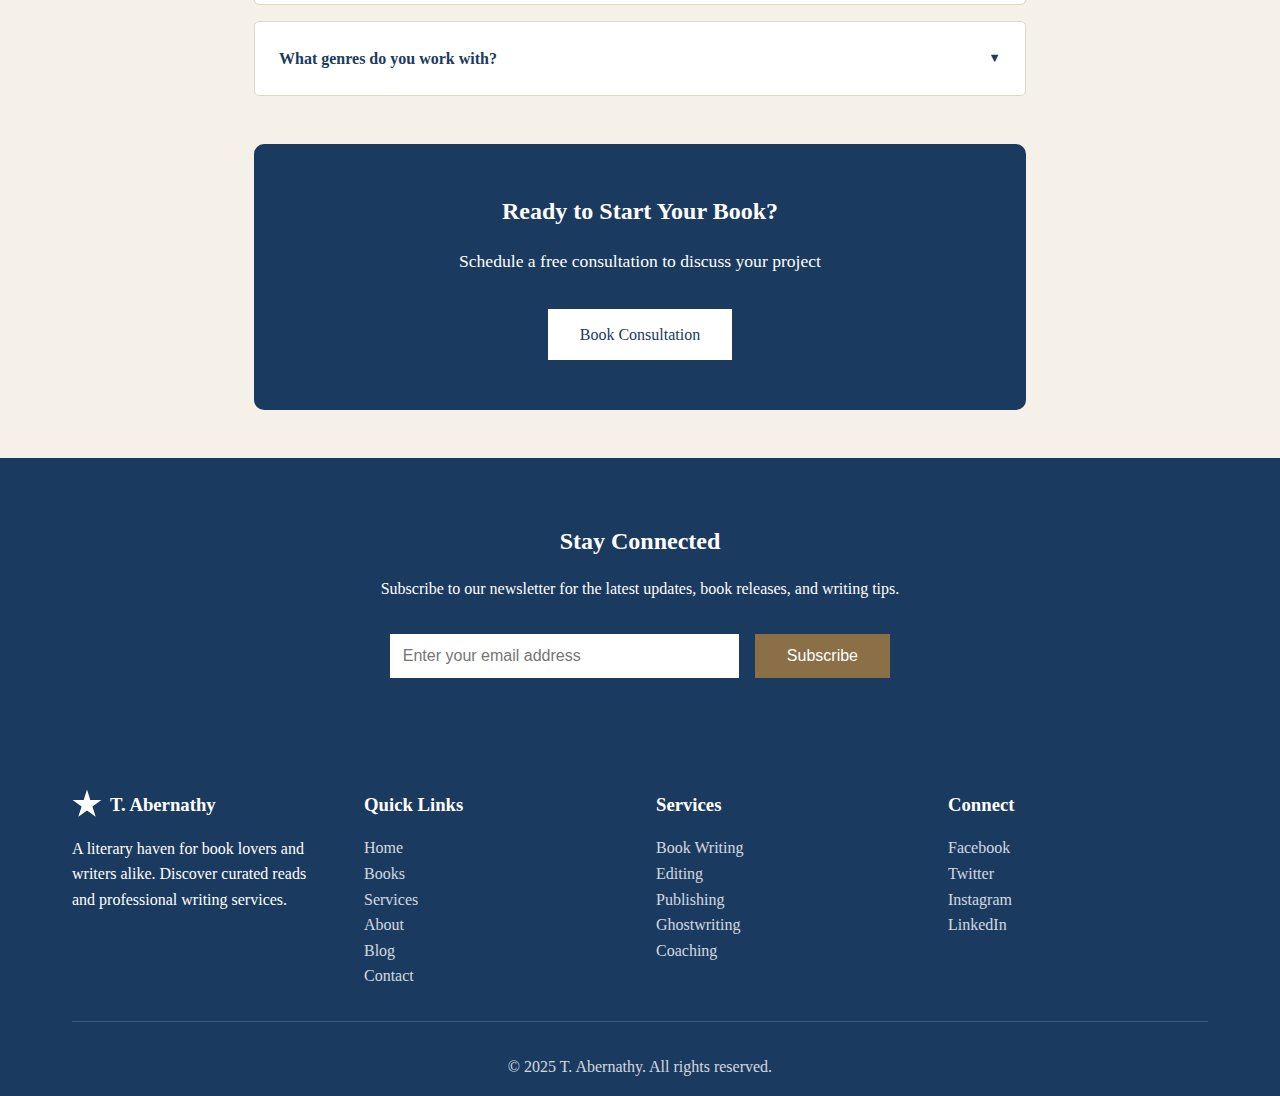
<file: service-details.html>
<!DOCTYPE html>
<html lang="en">
<head>
    <meta charset="UTF-8">
    <meta name="viewport" content="width=device-width, initial-scale=1.0">
    <title>Service Details - T. Abernathy</title>
    <link rel="icon" type="image/svg+xml" href="data:image/svg+xml,%3Csvg xmlns='http://www.w3.org/2000/svg' viewBox='0 0 100 100'%3E%3Crect width='100' height='100' fill='%231a3a5f'/%3E%3Cpath d='M30 20 L70 20 L70 80 L30 80 Z' fill='%23f5f1e8'/%3E%3Cpath d='M35 25 L65 25 L65 75 L35 75 Z' fill='none' stroke='%231a3a5f' stroke-width='2'/%3E%3Cline x1='40' y1='35' x2='60' y2='35' stroke='%231a3a5f' stroke-width='1.5'/%3E%3Cline x1='40' y1='45' x2='60' y2='45' stroke='%231a3a5f' stroke-width='1.5'/%3E%3Cline x1='40' y1='55' x2='60' y2='55' stroke='%231a3a5f' stroke-width='1.5'/%3E%3C/svg%3E">
    <link rel="apple-touch-icon" href="data:image/svg+xml,%3Csvg xmlns='http://www.w3.org/2000/svg' viewBox='0 0 100 100'%3E%3Crect width='100' height='100' fill='%231a3a5f'/%3E%3Cpath d='M30 20 L70 20 L70 80 L30 80 Z' fill='%23f5f1e8'/%3E%3Cpath d='M35 25 L65 25 L65 75 L35 75 Z' fill='none' stroke='%231a3a5f' stroke-width='2'/%3E%3Cline x1='40' y1='35' x2='60' y2='35' stroke='%231a3a5f' stroke-width='1.5'/%3E%3Cline x1='40' y1='45' x2='60' y2='45' stroke='%231a3a5f' stroke-width='1.5'/%3E%3Cline x1='40' y1='55' x2='60' y2='55' stroke='%231a3a5f' stroke-width='1.5'/%3E%3C/svg%3E">
    <link rel="stylesheet" href="css/style.css">
</head>
<body>
    <!-- Header -->
    <header>
        <div class="header-container">
            <a href="index.html" class="logo">
                <div class="logo-icon"></div>
                <span>T. Abernathy</span>
            </a>
            <button class="mobile-menu-toggle" aria-label="Toggle menu">
                <span></span>
                <span></span>
                <span></span>
            </button>
            <nav class="main-nav">
                <ul>
                    <li><a href="index.html">Home</a></li>
                    <li><a href="index2.html">Home 2</a></li>
                    <li><a href="books.html">Books</a></li>
                    <li><a href="services.html" class="active">Services</a></li>
                    <li><a href="blog.html">Blog</a></li>
                    <li><a href="about.html">About Us</a></li>
                    <li><a href="pricing.html">Pricing</a></li>
                    <li><a href="contact.html">Contact Us</a></li>
                    <li class="dropdown">
                        <a href="#" class="dropdown-toggle">Account <span class="dropdown-arrow">▼</span></a>
                        <ul class="dropdown-menu">
                            <li><a href="login.html">Login</a></li>
                            <li><a href="register.html">Register</a></li>
                            <li><a href="admin-dashboard.html">Admin</a></li>
                        </ul>
                    </li>
                </ul>
            </nav>
            <div class="header-actions">
            </div>
        </div>
    </header>

    <!-- Service Hero -->
    <section class="service-details-hero">
        <div class="container">
            <h1 id="serviceTitle">Book Writing Service</h1>
            <p style="font-size: 1.2rem; margin-top: 1rem;">Professional book writing services tailored to your vision</p>
        </div>
    </section>

    <!-- Service Details Content -->
    <section class="service-details-content">
        <div class="container">
            <div class="service-description">
                <h2>Detailed Description</h2>
                <p>Our Book Writing Service is designed to help you bring your literary vision to life. Whether you have a fully developed concept or just a seed of an idea, our experienced team of writers will work closely with you to create a compelling manuscript that captures your voice and resonates with your target audience.</p>
                <p>We understand that every book is unique, which is why we take a personalized approach to each project. From initial concept development to final manuscript delivery, we ensure that your story is told exactly as you envision it, while maintaining the highest standards of literary excellence.</p>
            </div>

            <!-- Service Benefits -->
            <div class="service-benefits">
                <div class="benefit-card">
                    <h3>Expert Writers</h3>
                    <p>Work with experienced authors who understand the craft of storytelling and can bring your vision to life.</p>
                </div>
                <div class="benefit-card">
                    <h3>Personalized Approach</h3>
                    <p>Every project is tailored to your specific needs, voice, and style preferences.</p>
                </div>
                <div class="benefit-card">
                    <h3>Multiple Revisions</h3>
                    <p>Included revisions ensure your manuscript meets your exact specifications and expectations.</p>
                </div>
                <div class="benefit-card">
                    <h3>Timely Delivery</h3>
                    <p>We respect deadlines and deliver quality work on time, every time.</p>
                </div>
            </div>

            <!-- Pricing Table -->
            <div class="pricing-section">
                <h2>Pricing</h2>
                <table class="pricing-table">
                    <thead>
                        <tr>
                            <th>Package</th>
                            <th>Word Count</th>
                            <th>Revisions</th>
                            <th>Price</th>
                        </tr>
                    </thead>
                    <tbody>
                        <tr>
                            <td>Starter</td>
                            <td>Up to 50,000 words</td>
                            <td>2 rounds</td>
                            <td>$2,999</td>
                        </tr>
                        <tr>
                            <td>Professional</td>
                            <td>Up to 80,000 words</td>
                            <td>3 rounds</td>
                            <td>$4,499</td>
                        </tr>
                        <tr>
                            <td>Premium</td>
                            <td>Up to 120,000 words</td>
                            <td>5 rounds</td>
                            <td>$6,999</td>
                        </tr>
                        <tr>
                            <td>Custom</td>
                            <td>Unlimited</td>
                            <td>Unlimited</td>
                            <td>Quote on request</td>
                        </tr>
                    </tbody>
                </table>
            </div>

            <!-- FAQs -->
            <div class="faq-section">
                <h2>Frequently Asked Questions</h2>
                <div class="accordion-item">
                    <div class="accordion-header">
                        <span>How long does it take to write a book?</span>
                        <span class="accordion-icon">▼</span>
                    </div>
                    <div class="accordion-content">
                        <p>The timeline depends on the length and complexity of your project. Typically, a 50,000-word book takes 8-12 weeks, while longer works may take 16-24 weeks. We'll provide a detailed timeline during our initial consultation.</p>
                    </div>
                </div>
                <div class="accordion-item">
                    <div class="accordion-header">
                        <span>Will I retain ownership of my book?</span>
                        <span class="accordion-icon">▼</span>
                    </div>
                    <div class="accordion-content">
                        <p>Yes, absolutely. You retain full ownership and rights to your book. We work as your writing partner, and all intellectual property rights remain with you.</p>
                    </div>
                </div>
                <div class="accordion-item">
                    <div class="accordion-header">
                        <span>Can I provide input during the writing process?</span>
                        <span class="accordion-icon">▼</span>
                    </div>
                    <div class="accordion-content">
                        <p>Yes! We encourage collaboration throughout the process. Regular check-ins and feedback sessions ensure the book develops according to your vision.</p>
                    </div>
                </div>
                <div class="accordion-item">
                    <div class="accordion-header">
                        <span>What genres do you work with?</span>
                        <span class="accordion-icon">▼</span>
                    </div>
                    <div class="accordion-content">
                        <p>We work with a wide range of genres including fiction, non-fiction, memoirs, business books, self-help, and more. If you have a specific genre in mind, let's discuss it during your consultation.</p>
                    </div>
                </div>
            </div>

            <!-- CTA -->
            <div class="cta-box" style="background: var(--primary-color); color: var(--white); padding: 3rem; text-align: center; margin-top: 3rem; border-radius: 10px;">
                <h2 style="margin-bottom: 1rem;">Ready to Start Your Book?</h2>
                <p style="margin-bottom: 2rem; font-size: 1.1rem;">Schedule a free consultation to discuss your project</p>
                <a href="contact.html" class="btn" style="background-color: var(--white); color: var(--primary-color);">Book Consultation</a>
            </div>
        </div>
    </section>

 <!-- Newsletter Signup -->
 <section class="newsletter-section">
    <div class="container">
        <h2>Stay Connected</h2>
        <p>Subscribe to our newsletter for the latest updates, book releases, and writing tips.</p>
        <form class="newsletter-form">
            <input type="email" placeholder="Enter your email address" required>
            <button type="submit">Subscribe</button>
        </form>
    </div>
</section>

<!-- Footer -->
<footer>
    <div class="container">
        <div class="footer-content">
            <div class="footer-section">
                <h3 style="display: flex; align-items: center; gap: 0.5rem;">
                    <div class="logo-icon" style="background-color: var(--white);"></div>
                    T. Abernathy
                </h3>
                <p>A literary haven for book lovers and writers alike. Discover curated reads and professional writing services.</p>
            </div>
            <div class="footer-section">
                <h3>Quick Links</h3>
                <ul>
                    <li><a href="index.html">Home</a></li>
                    <li><a href="books.html">Books</a></li>
                    <li><a href="services.html">Services</a></li>
                    <li><a href="about.html">About</a></li>
                    <li><a href="blog.html">Blog</a></li>
                    <li><a href="contact.html">Contact</a></li>
                </ul>
            </div>
            <div class="footer-section">
                <h3>Services</h3>
                <ul>
                    <li><a href="services.html#writing">Book Writing</a></li>
                    <li><a href="services.html#editing">Editing</a></li>
                    <li><a href="services.html#publishing">Publishing</a></li>
                    <li><a href="services.html#ghostwriting">Ghostwriting</a></li>
                    <li><a href="services.html#coaching">Coaching</a></li>
                </ul>
            </div>
            <div class="footer-section">
                <h3>Connect</h3>
                <ul>
                    <li><a href="#">Facebook</a></li>
                    <li><a href="#">Twitter</a></li>
                    <li><a href="#">Instagram</a></li>
                    <li><a href="#">LinkedIn</a></li>
                </ul>
            </div>
        </div>
        <div class="footer-bottom">
            <p>&copy; 2025 T. Abernathy. All rights reserved.</p>
        </div>
    </div>
</footer>    <script src="js/main.js"></script>
    <script>
        // Update service details based on URL parameter
        const urlParams = new URLSearchParams(window.location.search);
        const service = urlParams.get('service');
        
        if (service) {
            const serviceData = {
                writing: { title: 'Book Writing Service', desc: 'Professional book writing services...' },
                editing: { title: 'Editing & Proofreading Service', desc: 'Comprehensive editing services...' },
                publishing: { title: 'Publishing Consultation', desc: 'Expert guidance through publishing...' },
                ghostwriting: { title: 'Ghostwriting Service', desc: 'Professional ghostwriting services...' },
                training: { title: 'Workshops & Training', desc: 'Educational workshops and training...' },
                coaching: { title: 'Writing Coaching', desc: 'One-on-one coaching sessions...' }
            };
            
            if (serviceData[service]) {
                document.getElementById('serviceTitle').textContent = serviceData[service].title;
            }
        }
    </script>
</body>
</html>
</file>
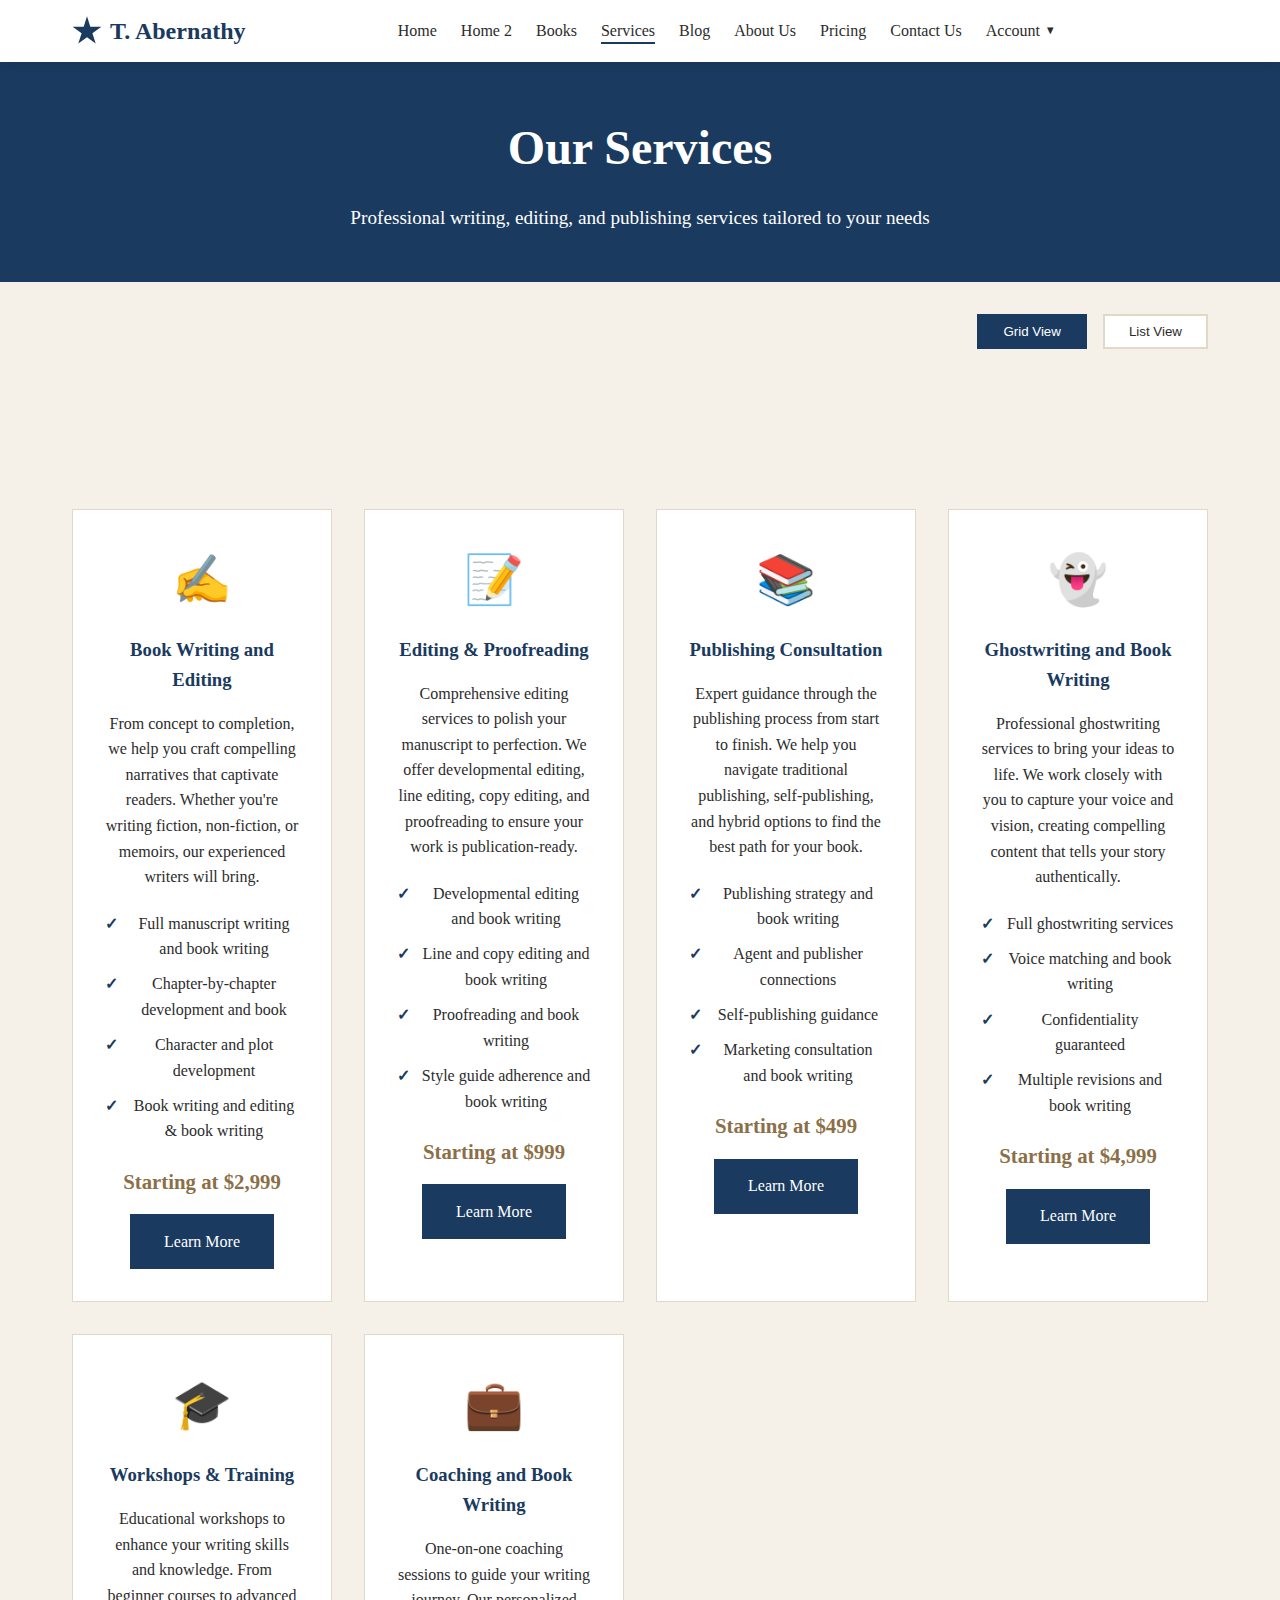
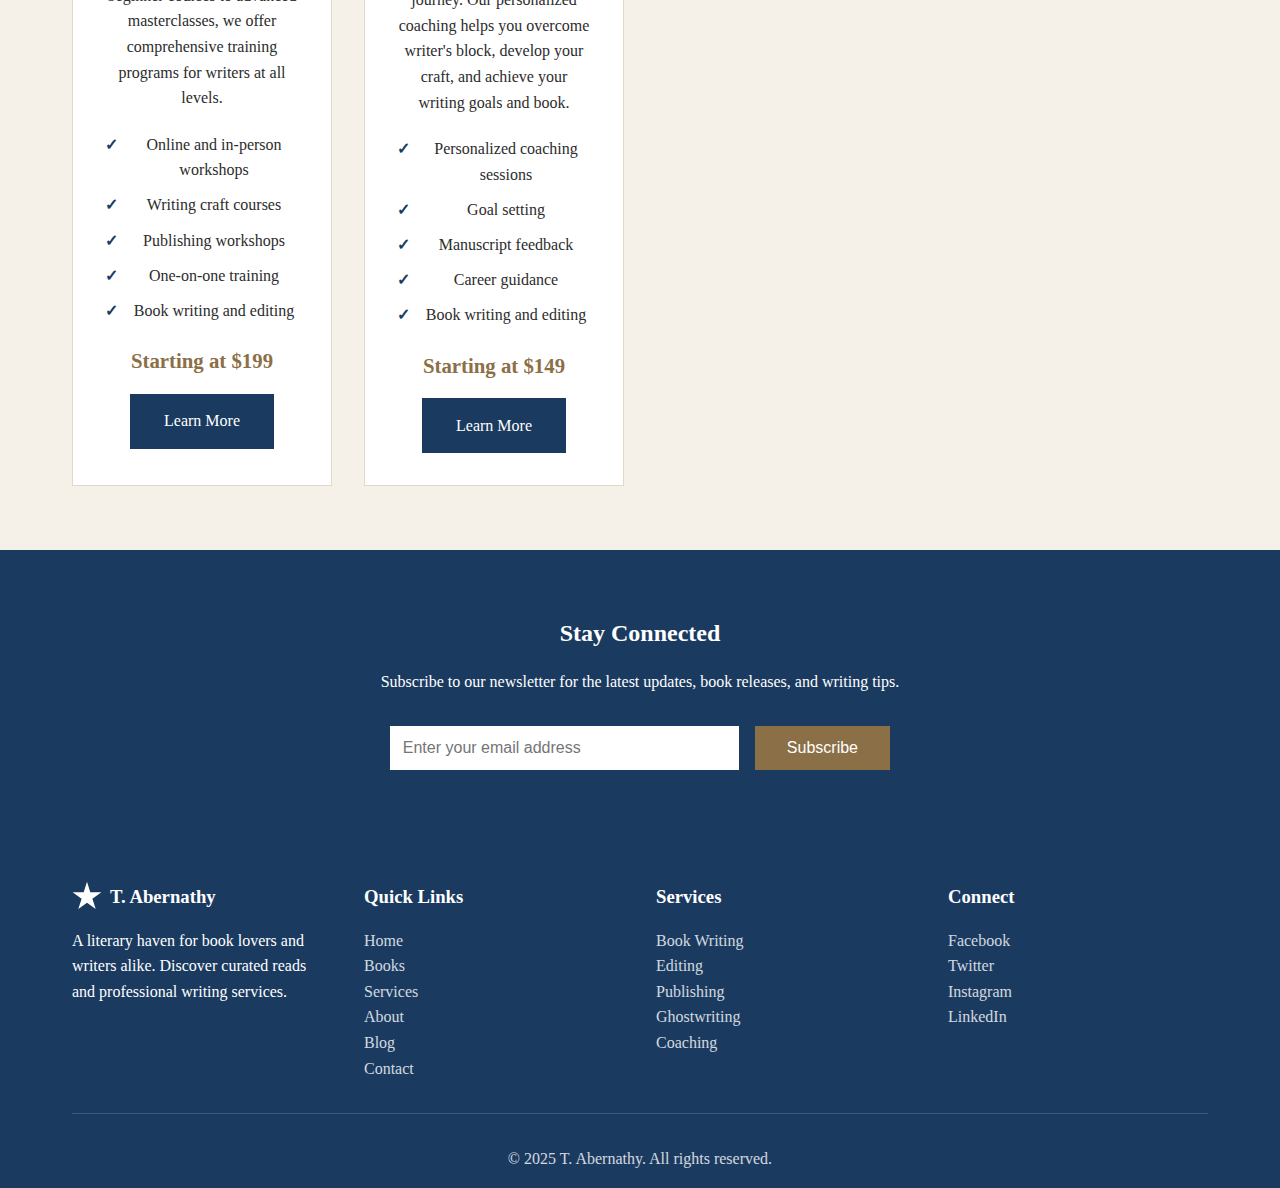
<file: services.html>
<!DOCTYPE html>
<html lang="en">
<head>
    <meta charset="UTF-8">
    <meta name="viewport" content="width=device-width, initial-scale=1.0">
    <title>Services - T. Abernathy</title>
    <link rel="icon" type="image/svg+xml" href="data:image/svg+xml,%3Csvg xmlns='http://www.w3.org/2000/svg' viewBox='0 0 100 100'%3E%3Crect width='100' height='100' fill='%231a3a5f'/%3E%3Cpath d='M30 20 L70 20 L70 80 L30 80 Z' fill='%23f5f1e8'/%3E%3Cpath d='M35 25 L65 25 L65 75 L35 75 Z' fill='none' stroke='%231a3a5f' stroke-width='2'/%3E%3Cline x1='40' y1='35' x2='60' y2='35' stroke='%231a3a5f' stroke-width='1.5'/%3E%3Cline x1='40' y1='45' x2='60' y2='45' stroke='%231a3a5f' stroke-width='1.5'/%3E%3Cline x1='40' y1='55' x2='60' y2='55' stroke='%231a3a5f' stroke-width='1.5'/%3E%3C/svg%3E">
    <link rel="apple-touch-icon" href="data:image/svg+xml,%3Csvg xmlns='http://www.w3.org/2000/svg' viewBox='0 0 100 100'%3E%3Crect width='100' height='100' fill='%231a3a5f'/%3E%3Cpath d='M30 20 L70 20 L70 80 L30 80 Z' fill='%23f5f1e8'/%3E%3Cpath d='M35 25 L65 25 L65 75 L35 75 Z' fill='none' stroke='%231a3a5f' stroke-width='2'/%3E%3Cline x1='40' y1='35' x2='60' y2='35' stroke='%231a3a5f' stroke-width='1.5'/%3E%3Cline x1='40' y1='45' x2='60' y2='45' stroke='%231a3a5f' stroke-width='1.5'/%3E%3Cline x1='40' y1='55' x2='60' y2='55' stroke='%231a3a5f' stroke-width='1.5'/%3E%3C/svg%3E">
    <link rel="stylesheet" href="css/style.css">
</head>
<body>
    <!-- Header -->
    <header>
        <div class="header-container">
            <a href="index.html" class="logo">
                <div class="logo-icon"></div>
                <span>T. Abernathy</span>
            </a>
            <button class="mobile-menu-toggle" aria-label="Toggle menu">
                <span></span>
                <span></span>
                <span></span>
            </button>
            <nav class="main-nav">
                <ul>
                    <li><a href="index.html">Home</a></li>
                    <li><a href="index2.html">Home 2</a></li>
                    <li><a href="books.html">Books</a></li>
                    <li><a href="services.html" class="active">Services</a></li>
                    <li><a href="blog.html">Blog</a></li>
                    <li><a href="about.html">About Us</a></li>
                    <li><a href="pricing.html">Pricing</a></li>
                    <li><a href="contact.html">Contact Us</a></li>
                    <li class="dropdown">
                        <a href="#" class="dropdown-toggle">Account <span class="dropdown-arrow">▼</span></a>
                        <ul class="dropdown-menu">
                            <li><a href="login.html">Login</a></li>
                            <li><a href="register.html">Register</a></li>
                            <li><a href="admin-dashboard.html">Admin</a></li>
                        </ul>
                    </li>
                </ul>
            </nav>
            <div class="header-actions">
            </div>
        </div>
    </header>

    <!-- Page Header -->
    <section class="section" style="background-color: var(--primary-color); color: var(--white); padding: 3rem 0;">
        <div class="container">
            <h1 style="font-size: 3rem; text-align: center;">Our Services</h1>
            <p style="text-align: center; font-size: 1.2rem; margin-top: 1rem;">Professional writing, editing, and publishing services tailored to your needs</p>
        </div>
    </section>

    <!-- View Toggle -->
    <section class="section" style="padding: 2rem 0;">
        <div class="container">
            <div class="view-toggle">
                <button class="view-btn active" data-view="grid">Grid View</button>
                <button class="view-btn" data-view="list">List View</button>
            </div>
        </div>
    </section>

    <!-- Services Grid View -->
    <section class="section services-section">
        <div class="container">
            <div class="services-grid" id="servicesContainer">
                <!-- Book Writing -->
                <div class="service-card filterable-item" data-category="writing">
                    <div class="service-icon">✍️</div>
                    <h3>Book Writing and Editing</h3>
                    <p>From concept to completion, we help you craft compelling narratives that captivate readers. Whether you're writing fiction, non-fiction, or memoirs, our experienced writers will bring.</p>
                    <ul class="service-features">
                        <li>Full manuscript writing and book writing</li>
                        <li>Chapter-by-chapter development and book</li>
                        <li>Character and plot development</li>
                        <li>Book writing and editing & book writing </li>
                        
                    </ul>
                    <div class="service-price">Starting at $2,999</div>
                    <a href="service-details.html?service=writing" class="btn btn-primary">Learn More</a>
                </div>

                <!-- Editing & Proofreading -->
                <div class="service-card filterable-item" data-category="editing">
                    <div class="service-icon">📝</div>
                    <h3>Editing & Proofreading</h3>
                    <p>Comprehensive editing services to polish your manuscript to perfection. We offer developmental editing, line editing, copy editing, and proofreading to ensure your work is publication-ready.</p>
                    <ul class="service-features">
                        <li>Developmental editing and book writing</li>
                        <li>Line and copy editing and book writing</li>
                        <li>Proofreading and book writing</li>
                        <li>Style guide adherence and book writing</li>
                    </ul>
                    <div class="service-price">Starting at $999</div>
                    <a href="service-details.html?service=editing" class="btn btn-primary">Learn More</a>
                </div>

                <!-- Publishing Consultation -->
                <div class="service-card filterable-item" data-category="publishing">
                    <div class="service-icon">📚</div>
                    <h3>Publishing Consultation</h3>
                    <p>Expert guidance through the publishing process from start to finish. We help you navigate traditional publishing, self-publishing, and hybrid options to find the best path for your book.</p>
                    <ul class="service-features">
                        <li>Publishing strategy and book writing</li>
                        <li>Agent and publisher connections</li>
                        <li>Self-publishing guidance</li>
                        <li>Marketing consultation and book writing</li>
                    </ul>
                    <div class="service-price">Starting at $499</div>
                    <a href="service-details.html?service=publishing" class="btn btn-primary">Learn More</a>
                </div>

                <!-- Ghostwriting -->
                <div class="service-card filterable-item" data-category="ghostwriting">
                    <div class="service-icon">👻</div>
                    <h3>Ghostwriting and Book Writing</h3>
                    <p>Professional ghostwriting services to bring your ideas to life. We work closely with you to capture your voice and vision, creating compelling content that tells your story authentically.</p>
                    <ul class="service-features">
                        <li>Full ghostwriting services</li>
                        <li>Voice matching and book writing</li>
                        <li>Confidentiality guaranteed</li>
                        <li>Multiple revisions and book writing</li>
                    </ul>
                    <div class="service-price">Starting at $4,999</div>
                    <a href="service-details.html?service=ghostwriting" class="btn btn-primary">Learn More</a>
                </div>

                <!-- Workshops & Training -->
                <div class="service-card filterable-item" data-category="training">
                    <div class="service-icon">🎓</div>
                    <h3>Workshops & Training</h3>
                    <p>Educational workshops to enhance your writing skills and knowledge. From beginner courses to advanced masterclasses, we offer comprehensive training programs for writers at all levels.</p>
                    <ul class="service-features">
                        <li>Online and in-person workshops</li>
                        <li>Writing craft courses</li>
                        <li>Publishing workshops</li>
                        <li>One-on-one training</li>
                        <li>Book writing and editing</li>
                    </ul>
                    <div class="service-price">Starting at $199</div>
                    <a href="service-details.html?service=training" class="btn btn-primary">Learn More</a>
                </div>

                <!-- Coaching -->
                <div class="service-card filterable-item" data-category="coaching">
                    <div class="service-icon">💼</div>
                    <h3>Coaching and Book Writing</h3>
                    <p>One-on-one coaching sessions to guide your writing journey. Our personalized coaching helps you overcome writer's block, develop your craft, and achieve your writing goals and book.</p>
                    <ul class="service-features">
                        <li>Personalized coaching sessions</li>
                        <li>Goal setting </li>
                        <li>Manuscript feedback</li>
                        <li>Career guidance</li>
                        <li>Book writing and editing</li>
                        
                    </ul>
                    <div class="service-price">Starting at $149</div>
                    <a href="service-details.html?service=coaching" class="btn btn-primary">Learn More</a>
                </div>
            </div>
        </div>
    </section>

   

 <!-- Newsletter Signup -->
 <section class="newsletter-section">
    <div class="container">
        <h2>Stay Connected</h2>
        <p>Subscribe to our newsletter for the latest updates, book releases, and writing tips.</p>
        <form class="newsletter-form">
            <input type="email" placeholder="Enter your email address" required>
            <button type="submit">Subscribe</button>
        </form>
    </div>
</section>

<!-- Footer -->
<footer>
    <div class="container">
        <div class="footer-content">
                <div class="footer-section">
                    <h3 style="display: flex; align-items: center; gap: 0.5rem;">
                        <div class="logo-icon" style="background-color: var(--white);"></div>
                        T. Abernathy
                    </h3>
                    <p>A literary haven for book lovers and writers alike. Discover curated reads and professional writing services.</p>
                </div>
            <div class="footer-section">
                <h3>Quick Links</h3>
                <ul>
                    <li><a href="index.html">Home</a></li>
                    <li><a href="books.html">Books</a></li>
                    <li><a href="services.html">Services</a></li>
                    <li><a href="about.html">About</a></li>
                    <li><a href="blog.html">Blog</a></li>
                    <li><a href="contact.html">Contact</a></li>
                </ul>
            </div>
            <div class="footer-section">
                <h3>Services</h3>
                <ul>
                    <li><a href="services.html#writing">Book Writing</a></li>
                    <li><a href="services.html#editing">Editing</a></li>
                    <li><a href="services.html#publishing">Publishing</a></li>
                    <li><a href="services.html#ghostwriting">Ghostwriting</a></li>
                    <li><a href="services.html#coaching">Coaching</a></li>
                </ul>
            </div>
            <div class="footer-section">
                <h3>Connect</h3>
                <ul>
                    <li><a href="#">Facebook</a></li>
                    <li><a href="#">Twitter</a></li>
                    <li><a href="#">Instagram</a></li>
                    <li><a href="#">LinkedIn</a></li>
                </ul>
            </div>
        </div>
        <div class="footer-bottom">
            <p>&copy; 2025 T. Abernathy. All rights reserved.</p>
        </div>
    </div>
</footer>

    <script src="js/main.js"></script>
    <script src="js/services.js"></script>
</body>
</html>
</file>
<file: css/style.css>
/* ============================================
   T. Abernathy - Author Website Styles
   Modern, Elegant Design with Library Theme
   ============================================ */

:root {
    --primary-color: #1a3a5f;
    --secondary-color: #f5f1e8;
    --accent-color: #8b6f47;
    --text-dark: #2c2c2c;
    --text-light: #666;
    --white: #ffffff;
    --border-color: #e0d9c8;
    --hover-color: #2a5a8f;
    --shadow: rgba(0, 0, 0, 0.1);
}

* {
    margin: 0;
    padding: 0;
    box-sizing: border-box;
}

html {
    overflow-x: hidden;
    width: 100%;
}

body {
    font-family: 'Georgia', 'Times New Roman', serif;
    background-color: var(--secondary-color);
    color: var(--text-dark);
    line-height: 1.6;
    overflow-x: hidden;
    width: 100%;
    max-width: 100vw;
}

/* ============================================
   Header & Navigation
   ============================================ */

header {
    background-color: var(--white);
    padding: 0.75rem 0;
    box-shadow: 0 2px 10px var(--shadow);
    position: sticky;
    top: 0;
    z-index: 1005;
}

.header-container {
    max-width: 1200px;
    margin: 0 auto;
    padding: 0 2rem;
    display: flex;
    justify-content: space-between;
    align-items: center;
    position: relative;
}

@media (max-width: 1024px) {
    .header-container {
        flex-wrap: nowrap;
        position: relative;
        min-height: 60px;
    }
    
    .logo {
        order: 1;
        flex-shrink: 1;
        min-width: 0;
        overflow: hidden;
    }
    
    .logo span {
        white-space: nowrap;
        overflow: hidden;
        text-overflow: ellipsis;
    }
    
    .mobile-menu-toggle {
        order: 3;
        margin-left: auto;
        flex-shrink: 0;
    }
    
    .header-actions {
        order: 2;
        margin-left: auto;
        margin-right: 0.5rem;
        flex-shrink: 0;
    }
    
    .main-nav {
        order: 4;
    }
}

.logo {
    display: flex;
    align-items: center;
    gap: 0.5rem;
    text-decoration: none;
    color: var(--primary-color);
    font-size: 1.5rem;
    font-weight: bold;
}

.logo-icon {
    width: 30px;
    height: 30px;
    background-color: var(--primary-color);
    clip-path: polygon(50% 0%, 61% 35%, 98% 35%, 68% 57%, 79% 91%, 50% 70%, 21% 91%, 32% 57%, 2% 35%, 39% 35%);
}

/* Mobile Menu Toggle Button */
.mobile-menu-toggle {
    display: none;
    flex-direction: column;
    background: transparent;
    border: none;
    cursor: pointer;
    padding: 0.5rem;
    gap: 0.3rem;
    z-index: 1004;
    position: relative;
    min-width: 44px;
    min-height: 44px;
    justify-content: center;
    align-items: center;
    -webkit-tap-highlight-color: rgba(26, 58, 95, 0.2);
    touch-action: manipulation;
    pointer-events: auto !important;
    -webkit-user-select: none;
    user-select: none;
}

.mobile-menu-toggle span {
    width: 25px;
    height: 3px;
    background-color: var(--primary-color);
    transition: all 0.3s;
    border-radius: 2px;
}

.mobile-menu-toggle.active span:nth-child(1) {
    transform: rotate(45deg) translate(8px, 8px);
}

.mobile-menu-toggle.active span:nth-child(2) {
    opacity: 0;
}

.mobile-menu-toggle.active span:nth-child(3) {
    transform: rotate(-45deg) translate(7px, -7px);
}

/* Base navigation styles - visible on desktop */
.main-nav {
    display: block;
    position: relative;
}

nav ul {
    display: flex;
    list-style: none;
    gap: 1.5rem;
    align-items: center;
    flex-wrap: wrap;
}

nav a {
    text-decoration: none;
    color: var(--text-dark);
    font-size: 1rem;
    transition: color 0.3s;
    position: relative;
    -webkit-tap-highlight-color: rgba(26, 58, 95, 0.2);
    touch-action: manipulation;
}

nav > ul > li > a::after {
    content: '';
    position: absolute;
    bottom: -5px;
    left: 0;
    width: 0;
    height: 2px;
    background-color: var(--primary-color);
    transition: width 0.3s;
}

nav > ul > li > a:hover::after,
nav > ul > li > a.active::after {
    width: 100%;
}

/* Dropdown Menu Styles */
.dropdown {
    position: relative;
}

.dropdown-toggle {
    display: flex;
    align-items: center;
    gap: 0.3rem;
}

.dropdown-arrow {
    font-size: 0.7rem;
    transition: transform 0.3s;
}

.dropdown:hover .dropdown-arrow {
    transform: rotate(180deg);
}

.dropdown-menu {
    position: absolute;
    top: 100%;
    right: 0;
    background: var(--white);
    min-width: 180px;
    box-shadow: 0 5px 15px var(--shadow);
    border: 1px solid var(--border-color);
    list-style: none;
    padding: 0.5rem 0;
    margin: 0.5rem 0 0 0;
    opacity: 0;
    visibility: hidden;
    transform: translateY(-10px);
    transition: all 0.3s;
    z-index: 1000;
}

.dropdown:hover .dropdown-menu,
.dropdown.active .dropdown-menu {
    opacity: 1;
    visibility: visible;
    transform: translateY(0);
}

/* Ensure dropdown works on all touch devices */
@media (max-width: 1024px) {
    .dropdown-toggle {
        cursor: pointer;
        -webkit-tap-highlight-color: transparent;
        user-select: none;
    }
    
    .dropdown.active .dropdown-arrow {
        transform: rotate(180deg);
    }
    
    /* Prevent hover effects on touch devices */
    .dropdown:hover .dropdown-menu {
        opacity: 0;
        visibility: hidden;
    }
}

.dropdown-menu li {
    margin: 0;
}

.dropdown-menu a {
    display: block;
    padding: 0.8rem 1.5rem;
    color: var(--text-dark);
    text-decoration: none;
    transition: background-color 0.3s;
}

.dropdown-menu a:hover {
    background-color: var(--secondary-color);
    color: var(--primary-color);
}

.header-actions {
    display: flex;
    align-items: center;
    gap: 1.5rem;
}

.login-link {
    text-decoration: none;
    color: var(--text-dark);
    font-size: 0.95rem;
}

.cart-icon {
    position: relative;
    cursor: pointer;
    font-size: 1.2rem;
}

.cart-count {
    position: absolute;
    top: -8px;
    right: -8px;
    background-color: var(--primary-color);
    color: var(--white);
    border-radius: 50%;
    width: 20px;
    height: 20px;
    display: flex;
    align-items: center;
    justify-content: center;
    font-size: 0.7rem;
}

/* ============================================
   Hero Section
   ============================================ */

.hero-section {
    position: relative;
    width: 100%;
    height: 600px;
    overflow: hidden;
    margin-bottom: 4rem;
}

.hero-image {
    width: 100%;
    height: 100%;
    object-fit: cover;
    background: linear-gradient(135deg, rgba(139, 111, 71, 0.8) 0%, rgba(26, 58, 95, 0.8) 100%),
                url('https://images.unsplash.com/photo-1481627834876-b7833e8f5570?w=1920&h=600&fit=crop') center/cover;
}

.hero-overlay {
    position: absolute;
    top: 0;
    left: 0;
    width: 100%;
    height: 100%;
    background: rgba(26, 58, 95, 0.3);
}

.hero-content {
    position: absolute;
    top: 50%;
    left: 5%;
    transform: translateY(-50%);
    color: var(--white);
    z-index: 2;
}

.hero-title {
    font-size: 4rem;
    font-weight: bold;
    margin-bottom: 1rem;
    text-shadow: 2px 2px 4px rgba(0, 0, 0, 0.3);
}

.hero-overlay-box {
    position: absolute;
    right: 5%;
    top: 50%;
    transform: translateY(-50%);
    background-color: var(--secondary-color);
    padding: 3rem;
    max-width: 450px;
    box-shadow: 0 10px 30px rgba(0, 0, 0, 0.2);
    z-index: 3;
}

.hero-overlay-box p {
    margin-bottom: 1.5rem;
    color: var(--text-dark);
    font-size: 1.1rem;
    line-height: 1.8;
}

.hero-overlay-box .btn {
    display: block;
    margin: 0 auto;
    width: fit-content;
}

.btn {
    display: inline-block;
    padding: 0.8rem 2rem;
    background-color: transparent;
    border: 2px solid var(--primary-color);
    color: var(--primary-color);
    text-decoration: none;
    font-size: 1rem;
    cursor: pointer;
    transition: all 0.3s;
    text-align: center;
}

.btn:hover {
    background-color: var(--primary-color);
    color: var(--white);
}

.btn-primary {
    background-color: var(--primary-color);
    color: var(--white);
    border-color: var(--primary-color);
}

.btn-primary:hover {
    background-color: var(--hover-color);
}

.featured-book {
    margin-top: 2rem;
    display: flex;
    gap: 1rem;
    align-items: center;
}

.featured-book img {
    width: 120px;
    height: 160px;
    object-fit: cover;
    border: 2px solid var(--border-color);
}

.book-info h3 {
    color: var(--primary-color);
    margin-bottom: 0.5rem;
    font-size: 1.2rem;
}

.book-price {
    color: var(--accent-color);
    font-size: 1.3rem;
    font-weight: bold;
}

/* ============================================
   Container & Layout
   ============================================ */

.container {
    max-width: 1200px;
    margin: 0 auto;
    padding: 0 2rem;
    width: 100%;
    box-sizing: border-box;
}

@media (max-width: 768px) {
    .container {
        padding: 0 1rem;
        width: 100%;
        max-width: 100%;
        box-sizing: border-box;
    }
}

@media (max-width: 480px) {
    .container {
        padding: 0 0.75rem;
    }
}

.section {
    padding: 4rem 0;
}

.section-title {
    font-size: 2.5rem;
    color: var(--primary-color);
    margin-bottom: 2rem;
    text-align: center;
}

/* ============================================
   Featured Books Slider
   ============================================ */

.books-slider {
    position: relative;
    overflow: hidden;
    padding: 2rem 0;
}

.books-grid {
    display: grid;
    grid-template-columns: repeat(auto-fit, minmax(200px, 1fr));
    gap: 2rem;
    margin-top: 2rem;
}

.book-card {
    background: var(--white);
    border: 1px solid var(--border-color);
    padding: 1.5rem;
    text-align: center;
    transition: transform 0.3s, box-shadow 0.3s;
    cursor: pointer;
}

.book-card:hover {
    transform: translateY(-5px);
    box-shadow: 0 10px 25px var(--shadow);
}

.book-card img {
    width: 100%;
    height: 280px;
    object-fit: cover;
    margin-bottom: 1rem;
    border: 1px solid var(--border-color);
}

.book-card h3 {
    color: var(--primary-color);
    margin-bottom: 0.5rem;
    font-size: 1.1rem;
}

.book-card .price {
    color: var(--accent-color);
    font-weight: bold;
    font-size: 1.2rem;
}

/* ============================================
   About Author Section
   ============================================ */

.about-section {
    display: grid;
    grid-template-columns: 1fr 1fr;
    gap: 3rem;
    align-items: center;
}

.author-image {
    width: 100%;
    border-radius: 10px;
    box-shadow: 0 10px 30px var(--shadow);
}

.about-content h1 {
    color: var(--primary-color);
    font-size: 2.5rem;
    margin-bottom: 1.5rem;
    text-align: center;
}

.about-content h2 {
    color: var(--primary-color);
    font-size: 2rem;
    margin-bottom: 1rem;
    text-align: center;
}

.about-content p {
    margin-bottom: 1rem;
    color: var(--text-light);
    line-height: 1.8;
}

/* ============================================
   Services Section
   ============================================ */

.services-grid {
    display: grid;
    grid-template-columns: repeat(auto-fit, minmax(250px, 1fr));
    gap: 2rem;
    margin-top: 2rem;
}

.service-card {
    background: var(--white);
    padding: 2rem;
    border: 1px solid var(--border-color);
    text-align: center;
    transition: all 0.3s;
}

.service-card:hover {
    border-color: var(--primary-color);
    box-shadow: 0 5px 15px var(--shadow);
}

.service-icon {
    font-size: 3rem;
    margin-bottom: 1rem;
}

.service-card h3 {
    color: var(--primary-color);
    margin-bottom: 1rem;
}

/* ============================================
   Testimonials Section
   ============================================ */

.testimonials-grid {
    display: grid;
    grid-template-columns: repeat(auto-fit, minmax(300px, 1fr));
    gap: 2rem;
    margin-top: 2rem;
}

.testimonial-card {
    background: var(--white);
    padding: 2rem;
    border-left: 4px solid var(--primary-color);
    box-shadow: 0 5px 15px var(--shadow);
}

.testimonial-text {
    font-style: italic;
    margin-bottom: 1rem;
    color: var(--text-light);
    line-height: 1.8;
}

.testimonial-author {
    font-weight: bold;
    color: var(--primary-color);
}

/* ============================================
   Blog Preview Section
   ============================================ */

.blog-preview {
    display: grid;
    grid-template-columns: repeat(auto-fit, minmax(300px, 1fr));
    gap: 2rem;
    margin-top: 2rem;
}

.blog-card {
    background: var(--white);
    border: 1px solid var(--border-color);
    overflow: hidden;
    transition: transform 0.3s;
}

.blog-card:hover {
    transform: translateY(-5px);
}

.blog-card img {
    width: 100%;
    height: 200px;
    object-fit: cover;
}

.blog-card-content {
    padding: 1.5rem;
}

.blog-card-content .btn {
    display: block;
    margin: 1rem auto 0;
    width: fit-content;
}

.blog-card h3 {
    color: var(--primary-color);
    margin-bottom: 0.5rem;
}

.blog-card .date {
    color: var(--text-light);
    font-size: 0.9rem;
    margin-bottom: 1rem;
}

/* ============================================
   Newsletter Section
   ============================================ */

.newsletter-section {
    background: var(--primary-color);
    color: var(--white);
    padding: 4rem 0;
    text-align: center;
}

.newsletter-section h2 {
    margin-bottom: 1rem;
}

.newsletter-form {
    max-width: 500px;
    margin: 2rem auto 0;
    display: flex;
    gap: 1rem;
}

.newsletter-form input {
    flex: 1;
    padding: 0.8rem;
    border: none;
    font-size: 1rem;
}

.newsletter-form button {
    padding: 0.8rem 2rem;
    background-color: var(--accent-color);
    color: var(--white);
    border: none;
    cursor: pointer;
    font-size: 1rem;
    transition: background-color 0.3s;
}

.newsletter-form button:hover {
    background-color: #7a5f3f;
}

/* ============================================
   Footer
   ============================================ */

footer {
    background-color: var(--primary-color);
    color: var(--white);
    padding: 3rem 0 1rem;
}

.footer-content {
    display: grid;
    grid-template-columns: repeat(auto-fit, minmax(200px, 1fr));
    gap: 2rem;
    margin-bottom: 2rem;
}

.footer-section h3 {
    margin-bottom: 1rem;
}

.footer-section ul {
    list-style: none;
}

.footer-section a {
    color: var(--white);
    text-decoration: none;
    opacity: 0.8;
    transition: opacity 0.3s;
}

.footer-section a:hover {
    opacity: 1;
}

.footer-bottom {
    text-align: center;
    padding-top: 2rem;
    border-top: 1px solid rgba(255, 255, 255, 0.2);
    opacity: 0.8;
}

/* ============================================
   Responsive Design
   ============================================ */

@media (max-width: 1024px) {
    .mobile-menu-toggle {
        display: flex !important;
        order: 3;
        margin-left: auto;
        position: relative;
        z-index: 1004 !important;
        pointer-events: auto !important;
        cursor: pointer !important;
        -webkit-tap-highlight-color: rgba(26, 58, 95, 0.2);
        touch-action: manipulation;
        -webkit-user-select: none;
        user-select: none;
        -webkit-touch-callout: none;
        opacity: 1 !important;
        visibility: visible !important;
    }
    
    .header-actions {
        order: 2;
    }
    
    .main-nav {
        position: fixed;
        top: 0;
        right: -100%;
        width: 80%;
        max-width: 400px;
        min-width: 250px;
        height: 100vh;
        background: var(--white);
        box-shadow: -5px 0 15px var(--shadow);
        transition: right 0.3s ease, width 0.3s ease;
        z-index: 1003 !important;
        overflow-y: auto;
        padding-top: 4rem;
        will-change: right;
        pointer-events: auto !important;
    }
    
    .main-nav.active {
        right: 0;
    }
    
    /* Overlay for mobile menu - separate element */
    .mobile-menu-overlay {
        display: none;
        position: fixed;
        top: 0;
        left: 0;
        width: 100%;
        height: 100%;
        background: rgba(0, 0, 0, 0);
        z-index: 1001;
        pointer-events: none;
        cursor: pointer;
        -webkit-tap-highlight-color: transparent;
        transition: background 0.3s ease, display 0s 0.3s;
    }
    
    .mobile-menu-overlay.active {
        display: block;
        background: rgba(0, 0, 0, 0.5);
        pointer-events: auto;
        transition: background 0.3s ease, display 0s 0s;
    }
    
    /* Ensure menu can receive clicks even when overlay is active - menu must be above overlay */
    body .main-nav.active {
        pointer-events: auto !important;
        z-index: 1003 !important;
    }
    
    /* Make sure overlay doesn't block menu - overlay should be below menu */
    .mobile-menu-overlay {
        z-index: 1001 !important;
    }
    
    .mobile-menu-overlay.active {
        z-index: 1001 !important;
    }
    
    /* Ensure menu is above overlay and clickable - menu must be higher z-index */
    .main-nav {
        z-index: 1003 !important;
    }
    
    .main-nav.active {
        pointer-events: auto !important;
        z-index: 1003 !important;
        position: relative;
    }
    
    .main-nav.active * {
        pointer-events: auto !important;
    }
    
    .main-nav.active a {
        pointer-events: auto !important;
        cursor: pointer !important;
        position: relative;
        z-index: 1004 !important;
    }
    
    .main-nav.active ul {
        position: relative;
        z-index: 1004 !important;
    }
    
    .main-nav.active li {
        position: relative;
        z-index: 1004 !important;
    }
    
    /* Critical: Ensure menu is always above overlay and clickable */
    .main-nav.active,
    .main-nav.active * {
        pointer-events: auto !important;
    }
    
    .main-nav ul {
        flex-direction: column;
        align-items: flex-start;
        gap: 0;
        padding: 2rem;
        width: 100%;
        position: relative;
        z-index: 1003;
        pointer-events: auto !important;
    }
    
    .main-nav ul li {
        width: 100%;
        border-bottom: 1px solid var(--border-color);
        pointer-events: auto !important;
        position: relative;
        z-index: 1003;
    }
    
    .main-nav ul li a {
        display: block;
        padding: 1rem 0;
        width: 100%;
        pointer-events: auto !important;
        cursor: pointer !important;
        -webkit-tap-highlight-color: rgba(26, 58, 95, 0.2);
        touch-action: manipulation;
        position: relative;
        z-index: 1003;
    }
    
    .main-nav ul li a::after {
        display: none;
    }
    
    .dropdown-menu {
        position: static;
        opacity: 1;
        visibility: visible;
        transform: none;
        box-shadow: none;
        border: none;
        padding: 0;
        margin: 0;
        background: var(--secondary-color);
        display: none;
        max-height: 0;
        overflow: hidden;
        transition: max-height 0.3s ease, padding 0.3s ease;
        pointer-events: auto !important;
        z-index: 1000;
    }
    
    .dropdown.active .dropdown-menu {
        display: block !important;
        max-height: 500px !important;
        padding: 0.5rem 0 !important;
        opacity: 1 !important;
        visibility: visible !important;
        pointer-events: auto !important;
        overflow-y: auto;
        overflow-x: visible;
    }
    
    .dropdown {
        position: relative;
        z-index: 1005 !important;
    }
    
    .dropdown-toggle {
        width: 100%;
        justify-content: space-between;
        cursor: pointer;
        -webkit-tap-highlight-color: rgba(26, 58, 95, 0.2);
        pointer-events: auto !important;
        touch-action: manipulation;
        -webkit-user-select: none;
        user-select: none;
        min-height: 44px;
        display: flex !important;
        align-items: center;
        position: relative;
        z-index: 1005 !important;
    }
    
    .dropdown.active .dropdown-arrow {
        transform: rotate(180deg);
    }
    
    .dropdown-menu {
        position: static;
        z-index: 1006 !important;
        padding-left: 0 !important;
    }
    
    .dropdown-menu a {
        pointer-events: auto !important;
        cursor: pointer !important;
        -webkit-tap-highlight-color: rgba(26, 58, 95, 0.2);
        display: flex !important;
        align-items: center;
        position: relative;
        z-index: 1006 !important;
        touch-action: manipulation;
        padding: 1rem 2rem !important;
        min-height: 48px;
        width: 100% !important;
        user-select: none;
    }
    
    .dropdown.active {
        z-index: 1005 !important;
    }
    
    /* Ensure dropdown menu items are properly styled on mobile */
    .dropdown-menu li {
        pointer-events: auto !important;
        width: 100%;
        position: relative;
        z-index: 1006 !important;
    }
    
    /* Ensure dropdown arrow is clickable */
    .dropdown-arrow {
        pointer-events: auto !important;
        -webkit-user-select: none;
        user-select: none;
    }
    
    .header-actions {
        margin-left: auto;
    }
    
    /* Prevent body scroll when menu is open */
    body.menu-open {
        overflow: hidden;
        /* Removed position: fixed as it can interfere with link navigation */
    }
}

/* Very small screens (250px - 400px) */
@media (max-width: 400px) {
    .header-container {
        padding: 0 1rem;
    }
    
    .logo {
        font-size: 1.2rem;
    }
    
    .mobile-menu-toggle {
        padding: 0.4rem;
        margin-left: 0.5rem;
    }
    
    .main-nav {
        width: 100%;
        max-width: 100%;
        min-width: 100%;
    }
    
    .main-nav ul {
        padding: 1.5rem 1rem;
    }
}

/* Tablet-specific adjustments for better menu width */
@media (min-width: 600px) and (max-width: 1000px) {
    .main-nav {
        width: 70%;
        max-width: 350px;
        min-width: 280px;
    }
}

/* Tablet view (768px to 1024px) */
@media (min-width: 769px) and (max-width: 1024px) {
    .hero-content {
        position: absolute;
        top: 20%;
        left: 5%;
        transform: none;
        z-index: 4;
    }

    .hero-title {
        font-size: 3rem;
        margin-bottom: 1rem;
    }

    .hero-overlay-box {
        position: absolute;
        right: 5%;
        top: auto;
        bottom: 10%;
        transform: none;
        max-width: 400px;
        z-index: 3;
    }
}

@media (max-width: 768px) {
    .header-container {
        flex-wrap: wrap;
    }
    
    .main-nav {
        width: 100%;
        max-width: 100%;
        min-width: 100%;
    }
    
    nav ul {
        font-size: 0.9rem;
    }

    .hero-content {
        position: absolute;
        top: 15%;
        left: 5%;
        transform: none;
        z-index: 4;
    }

    .hero-title {
        font-size: 2.5rem;
    }

    .hero-overlay-box {
        position: relative;
        right: auto;
        top: auto;
        transform: none;
        margin: 2rem auto;
        max-width: 90%;
    }

    .about-section {
        grid-template-columns: 1fr;
    }

    .newsletter-form {
        flex-direction: column;
    }
}

/* ============================================
   Timeline Styles
   ============================================ */

.timeline {
    position: relative;
    padding: 2rem 0;
}

.timeline::before {
    content: '';
    position: absolute;
    left: 50%;
    top: 0;
    bottom: 0;
    width: 2px;
    background: var(--border-color);
    transform: translateX(-50%);
}

.timeline-item {
    display: flex;
    margin-bottom: 3rem;
    position: relative;
}

.timeline-item:nth-child(odd) {
    flex-direction: row;
}

.timeline-item:nth-child(even) {
    flex-direction: row-reverse;
}

@media (max-width: 768px) {
    .timeline::before {
        left: 50px;
    }
    
    .timeline-item {
        flex-direction: row !important;
    }
    
    .timeline-year {
        margin-right: 1rem;
    }
    
    .timeline-content {
        margin-left: 0 !important;
        margin-right: 0 !important;
    }
}

.timeline-year {
    width: 100px;
    height: 100px;
    background: var(--primary-color);
    color: var(--white);
    border-radius: 50%;
    display: flex;
    align-items: center;
    justify-content: center;
    font-size: 1.2rem;
    font-weight: bold;
    flex-shrink: 0;
    position: relative;
    z-index: 2;
}

.timeline-content {
    flex: 1;
    padding: 1.5rem;
    background: var(--white);
    border: 1px solid var(--border-color);
    margin: 0 2rem;
    box-shadow: 0 5px 15px var(--shadow);
}

.timeline-content h3 {
    color: var(--primary-color);
    margin-bottom: 0.5rem;
}

/* ============================================
   Mission & Vision
   ============================================ */

.mission-vision-grid {
    display: grid;
    grid-template-columns: repeat(auto-fit, minmax(300px, 1fr));
    gap: 3rem;
}

.mission-card, .vision-card {
    padding: 2rem;
    background: var(--secondary-color);
    border-left: 4px solid var(--primary-color);
}

.mission-card h2, .vision-card h2 {
    color: var(--primary-color);
    margin-bottom: 1rem;
    text-align: center;
}

/* ============================================
   Awards Grid
   ============================================ */

.awards-grid {
    display: grid;
    grid-template-columns: repeat(auto-fit, minmax(250px, 1fr));
    gap: 2rem;
    margin-top: 2rem;
}

.award-card {
    background: var(--white);
    padding: 2rem;
    text-align: center;
    border: 1px solid var(--border-color);
    transition: transform 0.3s;
}

.award-card:hover {
    transform: translateY(-5px);
    box-shadow: 0 10px 25px var(--shadow);
}

.award-icon {
    font-size: 3rem;
    margin-bottom: 1rem;
}

.award-card h3 {
    color: var(--primary-color);
    margin-bottom: 0.5rem;
}

/* ============================================
   Team Grid
   ============================================ */

.team-grid {
    display: grid;
    grid-template-columns: repeat(auto-fit, minmax(200px, 1fr));
    gap: 2rem;
    margin-top: 2rem;
}

.team-member {
    text-align: center;
}

.team-member img {
    width: 200px;
    height: 200px;
    border-radius: 50%;
    object-fit: cover;
    margin-bottom: 1rem;
    border: 3px solid var(--primary-color);
}

.team-member h3 {
    color: var(--primary-color);
    margin-bottom: 0.5rem;
}

/* ============================================
   Services Page Styles
   ============================================ */

.view-toggle {
    display: flex;
    justify-content: flex-end;
    gap: 1rem;
    margin-bottom: 2rem;
}

.view-btn {
    padding: 0.5rem 1.5rem;
    background: var(--white);
    border: 2px solid var(--border-color);
    color: var(--text-dark);
    cursor: pointer;
    transition: all 0.3s;
}

.view-btn.active {
    background: var(--primary-color);
    color: var(--white);
    border-color: var(--primary-color);
}

.services-grid.list-view {
    display: flex;
    flex-direction: column;
    gap: 2rem;
    width: 100%;
    max-width: 100%;
    overflow-x: hidden;
}

.services-grid.list-view .service-card {
        display: grid;
        grid-template-columns: 100px 1fr 200px;
        gap: 2rem;
        align-items: start;
        text-align: left;
        padding: 2rem;
        width: 100%;
        max-width: 100%;
        box-sizing: border-box;
        min-width: 0;
    }

.services-grid.list-view .service-icon {
    font-size: 4rem;
    margin: 0;
    display: flex;
    align-items: flex-start;
    justify-content: center;
    padding-top: 0.5rem;
}

.services-grid.list-view .service-card > h3 {
        margin-top: 0;
        margin-bottom: 0.5rem;
        grid-column: 2;
        grid-row: 1;
        min-width: 0;
        word-wrap: break-word;
        overflow-wrap: break-word;
    }
    
    .services-grid.list-view .service-card > p {
        margin-bottom: 1rem;
        grid-column: 2;
        grid-row: 2;
        min-width: 0;
        word-wrap: break-word;
        overflow-wrap: break-word;
    }
    
    .services-grid.list-view .service-features {
        grid-column: 2;
        grid-row: 3;
        margin-bottom: 1rem;
        min-width: 0;
        word-wrap: break-word;
        overflow-wrap: break-word;
    }
    
    .services-grid.list-view .service-price {
        grid-column: 3;
        grid-row: 1 / 3;
        text-align: right;
        margin: 0;
        font-size: 1.5rem;
        white-space: nowrap;
        align-self: start;
        padding-top: 0.5rem;
        min-width: 0;
    }
    
    .services-grid.list-view .service-card > .btn {
        grid-column: 3;
        grid-row: 3;
        text-align: center;
        white-space: nowrap;
        margin-top: 0;
        align-self: start;
        min-width: 0;
    }

/* Responsive adjustments for list view */
@media (max-width: 968px) {
    .services-grid.list-view .service-card {
        grid-template-columns: 80px 1fr;
        gap: 1rem;
        padding: 1.5rem;
    }
    
    .services-grid.list-view .service-card > h3,
    .services-grid.list-view .service-card > p,
    .services-grid.list-view .service-features {
        grid-column: 2;
    }
    
    .services-grid.list-view .service-price {
        grid-column: 2;
        grid-row: auto;
        text-align: left;
        margin-top: 1rem;
        margin-bottom: 0.5rem;
    }
    
    .services-grid.list-view .service-card > .btn {
        grid-column: 2;
        grid-row: auto;
        margin-top: 0.5rem;
    }
}

/* Mobile-specific adjustments for list view */
@media (max-width: 768px) {
    .services-grid.list-view .service-card {
        grid-template-columns: 60px 1fr;
        gap: 0.75rem;
        padding: 1rem;
        min-width: 0;
        overflow: hidden;
    }
    
    .services-grid.list-view .service-icon {
        font-size: 2.5rem;
        padding-top: 0;
    }
    
    .services-grid.list-view .service-card > h3 {
        font-size: 1.1rem;
        word-wrap: break-word;
        overflow-wrap: break-word;
    }
    
    .services-grid.list-view .service-card > p {
        font-size: 0.9rem;
        word-wrap: break-word;
        overflow-wrap: break-word;
    }
    
    .services-grid.list-view .service-features {
        font-size: 0.85rem;
    }
    
    .services-grid.list-view .service-features li {
        word-wrap: break-word;
        overflow-wrap: break-word;
    }
    
    .services-grid.list-view .service-price {
        font-size: 1.1rem;
        white-space: normal;
    }
    
    .services-grid.list-view .service-card > .btn {
        width: 100%;
        padding: 0.75rem;
        font-size: 0.9rem;
        white-space: normal;
    }
}

/* Very small screens */
@media (max-width: 480px) {
    .services-grid.list-view .service-card {
        grid-template-columns: 50px 1fr;
        gap: 0.5rem;
        padding: 0.75rem;
    }
    
    .services-grid.list-view .service-icon {
        font-size: 2rem;
    }
    
    .container {
        padding: 0 1rem;
    }
    
    .view-toggle {
        flex-direction: column;
        gap: 0.5rem;
    }
    
    .view-btn {
        width: 100%;
    }
}

.service-features {
    list-style: none;
    margin: 1rem 0;
    padding-left: 0;
}

.service-features li {
    padding: 0.3rem 0;
    padding-left: 1.5rem;
    position: relative;
}

.service-features li:before {
    content: "✓";
    position: absolute;
    left: 0;
    color: var(--primary-color);
    font-weight: bold;
}

.service-price {
    font-size: 1.3rem;
    font-weight: bold;
    color: var(--accent-color);
    margin: 1rem 0;
}

/* ============================================
   Service Details Page
   ============================================ */

.service-details-hero {
    background: var(--primary-color);
    color: var(--white);
    padding: 4rem 0;
    text-align: center;
}

.service-details-content {
    max-width: 900px;
    margin: 0 auto;
    padding: 3rem 2rem;
}

.service-benefits {
    display: grid;
    grid-template-columns: repeat(auto-fit, minmax(250px, 1fr));
    gap: 2rem;
    margin: 2rem 0;
}

.benefit-card {
    background: var(--white);
    padding: 1.5rem;
    border: 1px solid var(--border-color);
    border-left: 4px solid var(--primary-color);
}

.pricing-table {
    width: 100%;
    border-collapse: collapse;
    margin: 2rem 0;
    background: var(--white);
}

.pricing-table th,
.pricing-table td {
    padding: 1rem;
    text-align: left;
    border-bottom: 1px solid var(--border-color);
}

.pricing-table th {
    background: var(--primary-color);
    color: var(--white);
}

.accordion-item {
    background: var(--white);
    border: 1px solid var(--border-color);
    margin-bottom: 1rem;
    border-radius: 5px;
    overflow: hidden;
    transition: box-shadow 0.3s;
}

.accordion-item:hover {
    box-shadow: 0 2px 8px var(--shadow);
}

.accordion-item.active {
    box-shadow: 0 4px 12px var(--shadow);
    border-color: var(--primary-color);
}

.accordion-header {
    padding: 1.5rem;
    cursor: pointer;
    display: flex;
    justify-content: space-between;
    align-items: center;
    font-weight: bold;
    color: var(--primary-color);
    user-select: none;
    -webkit-tap-highlight-color: transparent;
    transition: background-color 0.3s;
}

.accordion-header:hover {
    background: var(--secondary-color);
}

.accordion-header:active {
    background: var(--border-color);
}

.accordion-content {
    max-height: 0;
    overflow: hidden;
    transition: max-height 0.3s ease, padding 0.3s ease;
    padding: 0 1.5rem;
}

.accordion-item.active .accordion-content {
    padding: 0 1.5rem 1.5rem 1.5rem;
}

.accordion-content p {
    margin: 0;
    line-height: 1.8;
    color: var(--text-dark);
}

.accordion-icon {
    transition: transform 0.3s;
    font-size: 0.8rem;
    color: var(--primary-color);
    flex-shrink: 0;
    margin-left: 1rem;
}

.accordion-item.active .accordion-icon {
    transform: rotate(180deg);
}

.faq-section {
    max-width: 900px;
    margin: 0 auto;
}

/* ============================================
   Books Page Styles
   ============================================ */

.books-controls {
    display: flex;
    justify-content: space-between;
    align-items: center;
    flex-wrap: wrap;
    gap: 2rem;
}

.filter-buttons {
    display: flex;
    gap: 1rem;
    flex-wrap: wrap;
}

.filter-btn {
    padding: 0.5rem 1.5rem;
    background: var(--white);
    border: 2px solid var(--border-color);
    color: var(--text-dark);
    cursor: pointer;
    transition: all 0.3s;
}

.filter-btn.active {
    background: var(--primary-color);
    color: var(--white);
    border-color: var(--primary-color);
}

.search-box {
    flex: 1;
    max-width: 300px;
}

.search-input {
    width: 100%;
    padding: 0.8rem;
    border: 2px solid var(--border-color);
    font-size: 1rem;
}

.book-rating {
    color: var(--accent-color);
    margin: 0.5rem 0;
    font-size: 0.9rem;
}

.book-actions {
    display: flex;
    gap: 0.5rem;
    margin-top: 1rem;
    flex-wrap: wrap;
}

.book-actions .btn {
    flex: 1;
    min-width: 120px;
    text-align: center;
    padding: 0.6rem 1rem;
    font-size: 0.9rem;
}

/* ============================================
   Book Details Page
   ============================================ */

.book-details-hero {
    background: var(--primary-color);
    color: var(--white);
    padding: 4rem 0;
}

.book-details-content {
    display: grid;
    grid-template-columns: 1fr 1fr;
    gap: 3rem;
    padding: 3rem 0;
}

.book-cover-large {
    width: 100%;
    max-width: 400px;
    border: 2px solid var(--border-color);
}

.book-info h1 {
    color: var(--primary-color);
    margin-bottom: 1rem;
}

.book-meta {
    margin: 1.5rem 0;
    padding: 1rem;
    background: var(--secondary-color);
    border-left: 4px solid var(--primary-color);
}

.buy-links {
    display: flex;
    gap: 1rem;
    flex-wrap: wrap;
    margin: 2rem 0;
}

.buy-link {
    padding: 0.8rem 1.5rem;
    background: var(--primary-color);
    color: var(--white);
    text-decoration: none;
    border-radius: 5px;
    transition: background-color 0.3s;
}

.buy-link:hover {
    background: var(--hover-color);
}

.chapters-preview {
    margin: 2rem 0;
}

.chapter-item {
    padding: 1rem;
    border-bottom: 1px solid var(--border-color);
    cursor: pointer;
    transition: background-color 0.3s;
}

.chapter-item:hover {
    background: var(--secondary-color);
}

.reviews-section {
    margin-top: 3rem;
}

.review-item {
    background: var(--white);
    padding: 1.5rem;
    margin-bottom: 1rem;
    border-left: 4px solid var(--primary-color);
}

.review-header {
    display: flex;
    justify-content: space-between;
    margin-bottom: 0.5rem;
}

.review-author {
    font-weight: bold;
    color: var(--primary-color);
}

/* ============================================
   Blog Page Styles
   ============================================ */

.blog-controls {
    display: flex;
    justify-content: space-between;
    align-items: center;
    flex-wrap: wrap;
    gap: 2rem;
}

.blog-listing {
    display: grid;
    grid-template-columns: repeat(auto-fit, minmax(350px, 1fr));
    gap: 2rem;
    margin-bottom: 3rem;
}

.blog-meta {
    display: flex;
    gap: 1rem;
    margin-bottom: 1rem;
    font-size: 0.9rem;
    color: var(--text-light);
}

.blog-category {
    background: var(--primary-color);
    color: var(--white);
    padding: 0.3rem 0.8rem;
    border-radius: 3px;
}

.pagination {
    display: flex;
    justify-content: center;
    gap: 0.5rem;
    margin-top: 3rem;
}

.pagination-btn {
    padding: 0.5rem 1rem;
    background: var(--white);
    border: 2px solid var(--border-color);
    color: var(--text-dark);
    cursor: pointer;
    transition: all 0.3s;
}

.pagination-btn:hover:not(:disabled) {
    background: var(--primary-color);
    color: var(--white);
    border-color: var(--primary-color);
}

.pagination-btn.active {
    background: var(--primary-color);
    color: var(--white);
    border-color: var(--primary-color);
}

.pagination-btn:disabled {
    opacity: 0.5;
    cursor: not-allowed;
}

/* ============================================
   Blog Details Page
   ============================================ */

.blog-details-content {
    max-width: 900px;
    margin: 0 auto;
    padding: 3rem 2rem;
}

@media (max-width: 968px) {
    .blog-details-content > div {
        grid-template-columns: 1fr !important;
    }
    
    .book-details-content {
        grid-template-columns: 1fr !important;
    }
}

.blog-article {
    background: var(--white);
    padding: 3rem;
    border: 1px solid var(--border-color);
}

.blog-article h1 {
    color: var(--primary-color);
    margin-bottom: 1rem;
}

.article-meta {
    display: flex;
    gap: 1rem;
    margin-bottom: 2rem;
    padding-bottom: 1rem;
    border-bottom: 1px solid var(--border-color);
    color: var(--text-light);
}

.article-content {
    line-height: 1.8;
    font-size: 1.1rem;
}

.article-content p {
    margin-bottom: 1.5rem;
}

.author-box {
    background: var(--secondary-color);
    padding: 2rem;
    margin: 3rem 0;
    border-left: 4px solid var(--primary-color);
    display: flex;
    gap: 2rem;
    align-items: center;
}

.author-box img {
    width: 100px;
    height: 100px;
    border-radius: 50%;
    object-fit: cover;
}

.author-info h3 {
    color: var(--primary-color);
    margin-bottom: 0.5rem;
}

.tags {
    display: flex;
    gap: 0.5rem;
    flex-wrap: wrap;
    margin: 2rem 0;
}

.tag {
    padding: 0.3rem 0.8rem;
    background: var(--secondary-color);
    border: 1px solid var(--border-color);
    border-radius: 3px;
    font-size: 0.9rem;
    color: var(--text-dark);
}

.blog-sidebar {
    background: var(--white);
    padding: 2rem;
    border: 1px solid var(--border-color);
}

.sidebar-section {
    margin-bottom: 2rem;
}

.sidebar-section h3 {
    color: var(--primary-color);
    margin-bottom: 1rem;
    padding-bottom: 0.5rem;
    border-bottom: 2px solid var(--border-color);
}

.sidebar-section ul {
    list-style: none;
}

.sidebar-section li {
    padding: 0.5rem 0;
    border-bottom: 1px solid var(--border-color);
}

.sidebar-section a {
    color: var(--text-dark);
    text-decoration: none;
    transition: color 0.3s;
}

.sidebar-section a:hover {
    color: var(--primary-color);
}

.related-posts {
    display: grid;
    grid-template-columns: repeat(auto-fit, minmax(250px, 1fr));
    gap: 2rem;
    margin-top: 3rem;
}

/* ============================================
   Pricing Page Styles
   ============================================ */

.pricing-preview {
    display: grid;
    grid-template-columns: repeat(auto-fit, minmax(300px, 1fr));
    gap: 2rem;
    margin-top: 3rem;
    max-width: 1200px;
    margin-left: auto;
    margin-right: auto;
}

.pricing-card {
    background: var(--white);
    border: 2px solid var(--border-color);
    padding: 2.5rem;
    text-align: center;
    position: relative;
    transition: all 0.3s;
    border-radius: 10px;
    display: flex;
    flex-direction: column;
    height: 100%;
}

.pricing-card:hover {
    transform: translateY(-5px);
    box-shadow: 0 10px 25px var(--shadow);
    border-color: var(--primary-color);
}

.pricing-card.featured {
    border-color: var(--primary-color);
    border-width: 3px;
    box-shadow: 0 5px 20px rgba(26, 58, 95, 0.2);
}

@media (min-width: 1024px) {
    .pricing-card.featured {
        transform: scale(1.05);
    }
}

.popular-badge {
    position: absolute;
    top: -15px;
    left: 50%;
    transform: translateX(-50%);
    background: var(--primary-color);
    color: var(--white);
    padding: 0.5rem 1.5rem;
    border-radius: 20px;
    font-size: 0.9rem;
    font-weight: bold;
    box-shadow: 0 2px 8px rgba(26, 58, 95, 0.3);
    z-index: 1;
}

.pricing-card h3 {
    color: var(--primary-color);
    margin-bottom: 0.5rem;
    font-size: 1.8rem;
    font-weight: bold;
}

.pricing-card .price {
    font-size: 3rem;
    font-weight: bold;
    color: var(--accent-color);
    margin-bottom: 1rem;
    line-height: 1;
}

.pricing-card p {
    margin-bottom: 1.5rem;
    color: var(--text-light);
    font-size: 1rem;
}

.pricing-features {
    list-style: none;
    margin: 1.5rem 0;
    text-align: left;
    flex-grow: 1;
    padding: 0;
}

.pricing-features li {
    padding: 0.75rem 0;
    border-bottom: 1px solid var(--border-color);
    color: var(--text-dark);
    font-size: 0.95rem;
    line-height: 1.6;
}

.pricing-features li:last-child {
    border-bottom: none;
}

.pricing-features li:before {
    content: "✓ ";
    color: var(--primary-color);
    font-weight: bold;
    margin-right: 0.5rem;
    font-size: 1.1rem;
}

@media (max-width: 768px) {
    .pricing-preview {
        grid-template-columns: 1fr;
        gap: 1.5rem;
    }
    
    .pricing-card {
        padding: 2rem;
    }
    
    .pricing-card h3 {
        font-size: 1.5rem;
    }
    
    .pricing-card .price {
        font-size: 2.5rem;
    }
    
    .pricing-card.featured {
        transform: scale(1);
    }
}

/* ============================================
   Contact Page Styles
   ============================================ */

.contact-form {
    background: var(--white);
    padding: 2rem;
    border: 1px solid var(--border-color);
}

.contact-form .btn {
    display: block;
    margin: 0 auto;
    width: fit-content;
}

.form-group {
    margin-bottom: 1.5rem;
}

.form-group label {
    display: block;
    margin-bottom: 0.5rem;
    color: var(--primary-color);
    font-weight: bold;
}

.form-group input,
.form-group textarea {
    width: 100%;
    padding: 0.8rem;
    border: 2px solid var(--border-color);
    font-size: 1rem;
    font-family: inherit;
    transition: border-color 0.3s;
}

.form-group input:focus,
.form-group textarea:focus {
    outline: none;
    border-color: var(--primary-color);
}

.contact-info-item {
    margin-bottom: 2rem;
    padding-bottom: 2rem;
    border-bottom: 1px solid var(--border-color);
}

.contact-info-item:last-child {
    border-bottom: none;
}

.contact-info-item h3 {
    color: var(--primary-color);
    margin-bottom: 0.5rem;
    text-align: center;
}

.contact-info-item p {
    text-align: center;
}

.contact-grid {
    display: grid;
    grid-template-columns: 1fr 1fr;
    gap: 4rem;
    align-items: start;
}

.social-links {
    display: flex;
    gap: 1rem;
    flex-wrap: wrap;
    justify-content: center;
}

@media (max-width: 768px) {
    .contact-grid {
        grid-template-columns: 1fr;
        gap: 2rem;
    }
    
    .contact-form {
        padding: 1.5rem;
    }
    
    .map-container {
        overflow: hidden;
        width: 100%;
        max-width: 100%;
    }
    
    .map-container iframe {
        width: 100%;
        max-width: 100%;
    }
    
    section[style*="padding: 3rem 0"] {
        padding: 2rem 1rem !important;
    }
    
    section[style*="padding: 3rem 0"] h1 {
        font-size: 2rem !important;
    }
    
    section[style*="padding: 3rem 0"] p {
        font-size: 1rem !important;
    }
}

.social-link {
    padding: 0.5rem 1rem;
    background: var(--primary-color);
    color: var(--white);
    text-decoration: none;
    border-radius: 5px;
    transition: background-color 0.3s;
}

.social-link:hover {
    background: var(--hover-color);
}

.map-container {
    border: 1px solid var(--border-color);
    border-radius: 5px;
    overflow: hidden;
}

/* ============================================
   Pricing Page Styles
   ============================================ */

.service-pricing-grid {
    display: grid;
    grid-template-columns: repeat(auto-fit, minmax(280px, 1fr));
    gap: 2rem;
    margin-top: 2rem;
}

.service-pricing-card {
    background: var(--white);
    border: 1px solid var(--border-color);
    padding: 2rem;
    text-align: center;
    transition: transform 0.3s, box-shadow 0.3s;
}

.service-pricing-card:hover {
    transform: translateY(-5px);
    box-shadow: 0 10px 25px var(--shadow);
}

.service-pricing-icon {
    font-size: 3rem;
    margin-bottom: 1rem;
}

.service-pricing-card h3 {
    color: var(--primary-color);
    margin-bottom: 1rem;
}

.service-price-range {
    font-size: 1.5rem;
    font-weight: bold;
    color: var(--accent-color);
    margin-bottom: 0.5rem;
}

.service-pricing-details {
    list-style: none;
    padding: 0;
    margin: 1.5rem 0;
    text-align: left;
}

.service-pricing-details li {
    padding: 0.5rem 0;
    border-bottom: 1px solid var(--border-color);
    color: var(--text-light);
}

.service-pricing-details li:last-child {
    border-bottom: none;
}

.comparison-table-container {
    overflow-x: auto;
    margin-top: 2rem;
}

.comparison-table {
    width: 100%;
    border-collapse: collapse;
    background: var(--white);
    box-shadow: 0 5px 15px var(--shadow);
}

.comparison-table th {
    background: var(--primary-color);
    color: var(--white);
    padding: 1.5rem;
    text-align: left;
    font-weight: bold;
}

.comparison-table th:first-child {
    background: var(--accent-color);
}

.comparison-table td {
    padding: 1.5rem;
    border-bottom: 1px solid var(--border-color);
}

.comparison-table tr:hover {
    background: var(--secondary-color);
}

.comparison-table td:first-child {
    font-weight: bold;
    color: var(--primary-color);
}

.addons-grid {
    display: grid;
    grid-template-columns: repeat(auto-fit, minmax(250px, 1fr));
    gap: 2rem;
    margin-top: 2rem;
}

.addon-card {
    background: var(--secondary-color);
    padding: 2rem;
    border: 1px solid var(--border-color);
    text-align: center;
    transition: all 0.3s;
}

.addon-card:hover {
    border-color: var(--primary-color);
    box-shadow: 0 5px 15px var(--shadow);
}

.addon-card h4 {
    color: var(--primary-color);
    margin-bottom: 1rem;
}

.addon-price {
    font-size: 1.8rem;
    font-weight: bold;
    color: var(--accent-color);
    margin-bottom: 1rem;
}

.addon-card p {
    color: var(--text-light);
    margin: 0;
}

.payment-guarantee-grid {
    display: grid;
    grid-template-columns: 1fr 1fr;
    gap: 3rem;
    align-items: center;
}

@media (max-width: 768px) {
    .comparison-table-container {
        font-size: 0.9rem;
    }
    
    .comparison-table th,
    .comparison-table td {
        padding: 1rem 0.5rem;
    }
    
    .payment-guarantee-grid {
        grid-template-columns: 1fr;
    }
}

/* ============================================
   Social Login Buttons
   ============================================ */

.social-login-btn {
    display: flex;
    align-items: center;
    justify-content: center;
    gap: 0.75rem;
    width: 100%;
    padding: 0.8rem 1.5rem;
    border: 2px solid var(--border-color);
    background: var(--white);
    color: var(--text-dark);
    font-size: 1rem;
    cursor: pointer;
    transition: all 0.3s;
    border-radius: 5px;
}

.social-login-btn:hover {
    transform: translateY(-2px);
    box-shadow: 0 5px 15px var(--shadow);
}

.social-login-btn svg {
    flex-shrink: 0;
}

.google-btn:hover {
    border-color: #4285F4;
    background: #f8f9fa;
}

.facebook-btn {
    color: #1877F2;
}

.facebook-btn:hover {
    border-color: #1877F2;
    background: #f0f4ff;
}

/* ============================================
   Utility Classes
   ============================================ */

.text-center {
    text-align: center;
}

.mt-1 { margin-top: 1rem; }
.mt-2 { margin-top: 2rem; }
.mb-1 { margin-bottom: 1rem; }
.mb-2 { margin-bottom: 2rem; }
</file>
<file: css/admin.css>
/* Admin Dashboard Styles */

.dashboard-section {
    background: var(--white);
    padding: 2rem;
    margin-bottom: 2rem;
    border: 1px solid var(--border-color);
}

.dashboard-section h2 {
    color: var(--primary-color);
    margin-bottom: 1.5rem;
}

.stats-grid {
    display: grid;
    grid-template-columns: repeat(auto-fit, minmax(200px, 1fr));
    gap: 2rem;
}

.stat-card {
    background: var(--secondary-color);
    padding: 2rem;
    text-align: center;
    border: 1px solid var(--border-color);
    border-radius: 5px;
}

.stat-icon {
    font-size: 3rem;
    margin-bottom: 1rem;
}

.stat-value {
    font-size: 2.5rem;
    font-weight: bold;
    color: var(--primary-color);
    margin-bottom: 0.5rem;
}

.stat-label {
    color: var(--text-light);
    font-size: 1rem;
}

.table-container {
    overflow-x: auto;
}

.admin-table {
    width: 100%;
    border-collapse: collapse;
    margin-top: 1rem;
}

.admin-table th,
.admin-table td {
    padding: 1rem;
    text-align: left;
    border-bottom: 1px solid var(--border-color);
}

.admin-table th {
    background: var(--primary-color);
    color: var(--white);
    font-weight: bold;
}

.admin-table tr:hover {
    background: var(--secondary-color);
}

.status-badge {
    padding: 0.3rem 0.8rem;
    border-radius: 3px;
    font-size: 0.9rem;
    font-weight: bold;
}

.status-badge.active {
    background: #4CAF50;
    color: white;
}

.status-badge.pending {
    background: #FF9800;
    color: white;
}

.status-badge.success {
    background: #4CAF50;
    color: white;
}

.btn-small {
    padding: 0.3rem 0.8rem;
    background: var(--primary-color);
    color: var(--white);
    border: none;
    border-radius: 3px;
    cursor: pointer;
    font-size: 0.9rem;
    margin-right: 0.5rem;
    transition: background-color 0.3s;
}

.btn-small:hover {
    background: var(--hover-color);
}

.messages-list {
    display: flex;
    flex-direction: column;
    gap: 1rem;
}

.message-item {
    background: var(--secondary-color);
    padding: 1.5rem;
    border: 1px solid var(--border-color);
    border-radius: 5px;
}

.message-header {
    display: flex;
    justify-content: space-between;
    margin-bottom: 0.5rem;
}

.message-date {
    color: var(--text-light);
    font-size: 0.9rem;
}

.message-preview {
    color: var(--text-light);
    margin-bottom: 1rem;
}
</file>
<file: css/agency.css>
/* Agency/SaaS Style Home Page */

.agency-hero {
    background: linear-gradient(135deg, var(--primary-color) 0%, var(--accent-color) 100%);
    color: var(--white);
    padding: 6rem 0;
    text-align: center;
}

.hero-content-agency h1 {
    font-size: 3.5rem;
    margin-bottom: 1rem;
}

.hero-subtitle {
    font-size: 1.3rem;
    margin-bottom: 2rem;
    opacity: 0.9;
}

.metrics-grid {
    display: grid;
    grid-template-columns: repeat(auto-fit, minmax(200px, 1fr));
    gap: 2rem;
    margin-top: 4rem 0;
    gap: 2rem;
}

.metric-card {
    background: rgba(255, 255, 255, 0.1);
    padding: 2rem;
    border-radius: 10px;
    backdrop-filter: blur(10px);
}

.metric-number {
    font-size: 3rem;
    font-weight: bold;
    margin-bottom: 0.5rem;
}

.metric-label {
    font-size: 1rem;
    opacity: 0.9;
}

.service-highlights {
    display: grid;
    grid-template-columns: repeat(auto-fit, minmax(250px, 1fr));
    gap: 2rem;
    margin-top: 3rem;
}

.service-highlight-card {
    padding: 2rem;
    background: var(--white);
    border: 1px solid var(--border-color);
    transition: all 0.3s;
}

.service-highlight-card:hover {
    transform: translateY(-5px);
    box-shadow: 0 10px 25px var(--shadow);
}

.service-number {
    font-size: 3rem;
    color: var(--primary-color);
    opacity: 0.3;
    font-weight: bold;
    margin-bottom: 1rem;
}

.process-timeline {
    display: grid;
    grid-template-columns: repeat(auto-fit, minmax(200px, 1fr));
    gap: 2rem;
    margin-top: 3rem;
    position: relative;
}

.process-step {
    text-align: center;
    padding: 2rem;
    background: var(--secondary-color);
    border-radius: 10px;
}

.step-number {
    width: 60px;
    height: 60px;
    background: var(--primary-color);
    color: var(--white);
    border-radius: 50%;
    display: flex;
    align-items: center;
    justify-content: center;
    font-size: 1.5rem;
    font-weight: bold;
    margin: 0 auto 1rem;
}

.pricing-preview {
    display: grid;
    grid-template-columns: repeat(auto-fit, minmax(300px, 1fr));
    gap: 2rem;
    margin-top: 3rem;
    max-width: 1200px;
    margin-left: auto;
    margin-right: auto;
}

.pricing-card {
    background: var(--white);
    border: 2px solid var(--border-color);
    padding: 2.5rem;
    text-align: center;
    position: relative;
    transition: all 0.3s;
    border-radius: 10px;
    display: flex;
    flex-direction: column;
    height: 100%;
}

.pricing-card:hover {
    transform: translateY(-5px);
    box-shadow: 0 10px 25px var(--shadow);
    border-color: var(--primary-color);
}

.pricing-card.featured {
    border-color: var(--primary-color);
    border-width: 3px;
    box-shadow: 0 5px 20px rgba(26, 58, 95, 0.2);
}

@media (min-width: 1024px) {
    .pricing-card.featured {
        transform: scale(1.05);
    }
}

.popular-badge {
    position: absolute;
    top: -15px;
    left: 50%;
    transform: translateX(-50%);
    background: var(--primary-color);
    color: var(--white);
    padding: 0.5rem 1.5rem;
    border-radius: 20px;
    font-size: 0.9rem;
    font-weight: bold;
    box-shadow: 0 2px 8px rgba(26, 58, 95, 0.3);
    z-index: 1;
}

.pricing-card h3 {
    color: var(--primary-color);
    margin-bottom: 0.5rem;
    font-size: 1.8rem;
    font-weight: bold;
}

.pricing-card .price {
    font-size: 3rem;
    font-weight: bold;
    color: var(--accent-color);
    margin-bottom: 1rem;
    line-height: 1;
}

.pricing-card p {
    margin-bottom: 1.5rem;
    color: var(--text-light);
    font-size: 1rem;
}

.pricing-features {
    list-style: none;
    margin: 1.5rem 0;
    text-align: left;
    flex-grow: 1;
    padding: 0;
}

.pricing-features li {
    padding: 0.75rem 0;
    border-bottom: 1px solid var(--border-color);
    color: var(--text-dark);
    font-size: 0.95rem;
    line-height: 1.6;
}

.pricing-features li:last-child {
    border-bottom: none;
}

.pricing-features li:before {
    content: "✓ ";
    color: var(--primary-color);
    font-weight: bold;
    margin-right: 0.5rem;
    font-size: 1.1rem;
}

.client-logos {
    display: flex;
    justify-content: space-around;
    align-items: center;
    flex-wrap: wrap;
    gap: 2rem;
    margin-top: 2rem;
}

.client-logo {
    padding: 1.5rem 3rem;
    background: var(--secondary-color);
    border: 1px solid var(--border-color);
    color: var(--text-light);
    font-weight: bold;
    border-radius: 5px;
}

.cta-section {
    background: var(--primary-color);
    color: var(--white);
    padding: 5rem 0;
    text-align: center;
}

.cta-section h2 {
    font-size: 2.5rem;
    margin-bottom: 1rem;
}

.cta-section p {
    font-size: 1.2rem;
    margin-bottom: 2rem;
    opacity: 0.9;
}

.cta-buttons {
    display: flex;
    gap: 1rem;
    justify-content: center;
    flex-wrap: wrap;
}

@media (max-width: 768px) {
    .hero-content-agency h1 {
        font-size: 2.5rem;
    }
    
    .pricing-card.featured {
        transform: scale(1);
    }
    
    .pricing-preview {
        grid-template-columns: 1fr;
        gap: 1.5rem;
    }
    
    .pricing-card {
        padding: 2rem;
    }
    
    .pricing-card h3 {
        font-size: 1.5rem;
    }
    
    .pricing-card .price {
        font-size: 2.5rem;
    }
}
</file>
